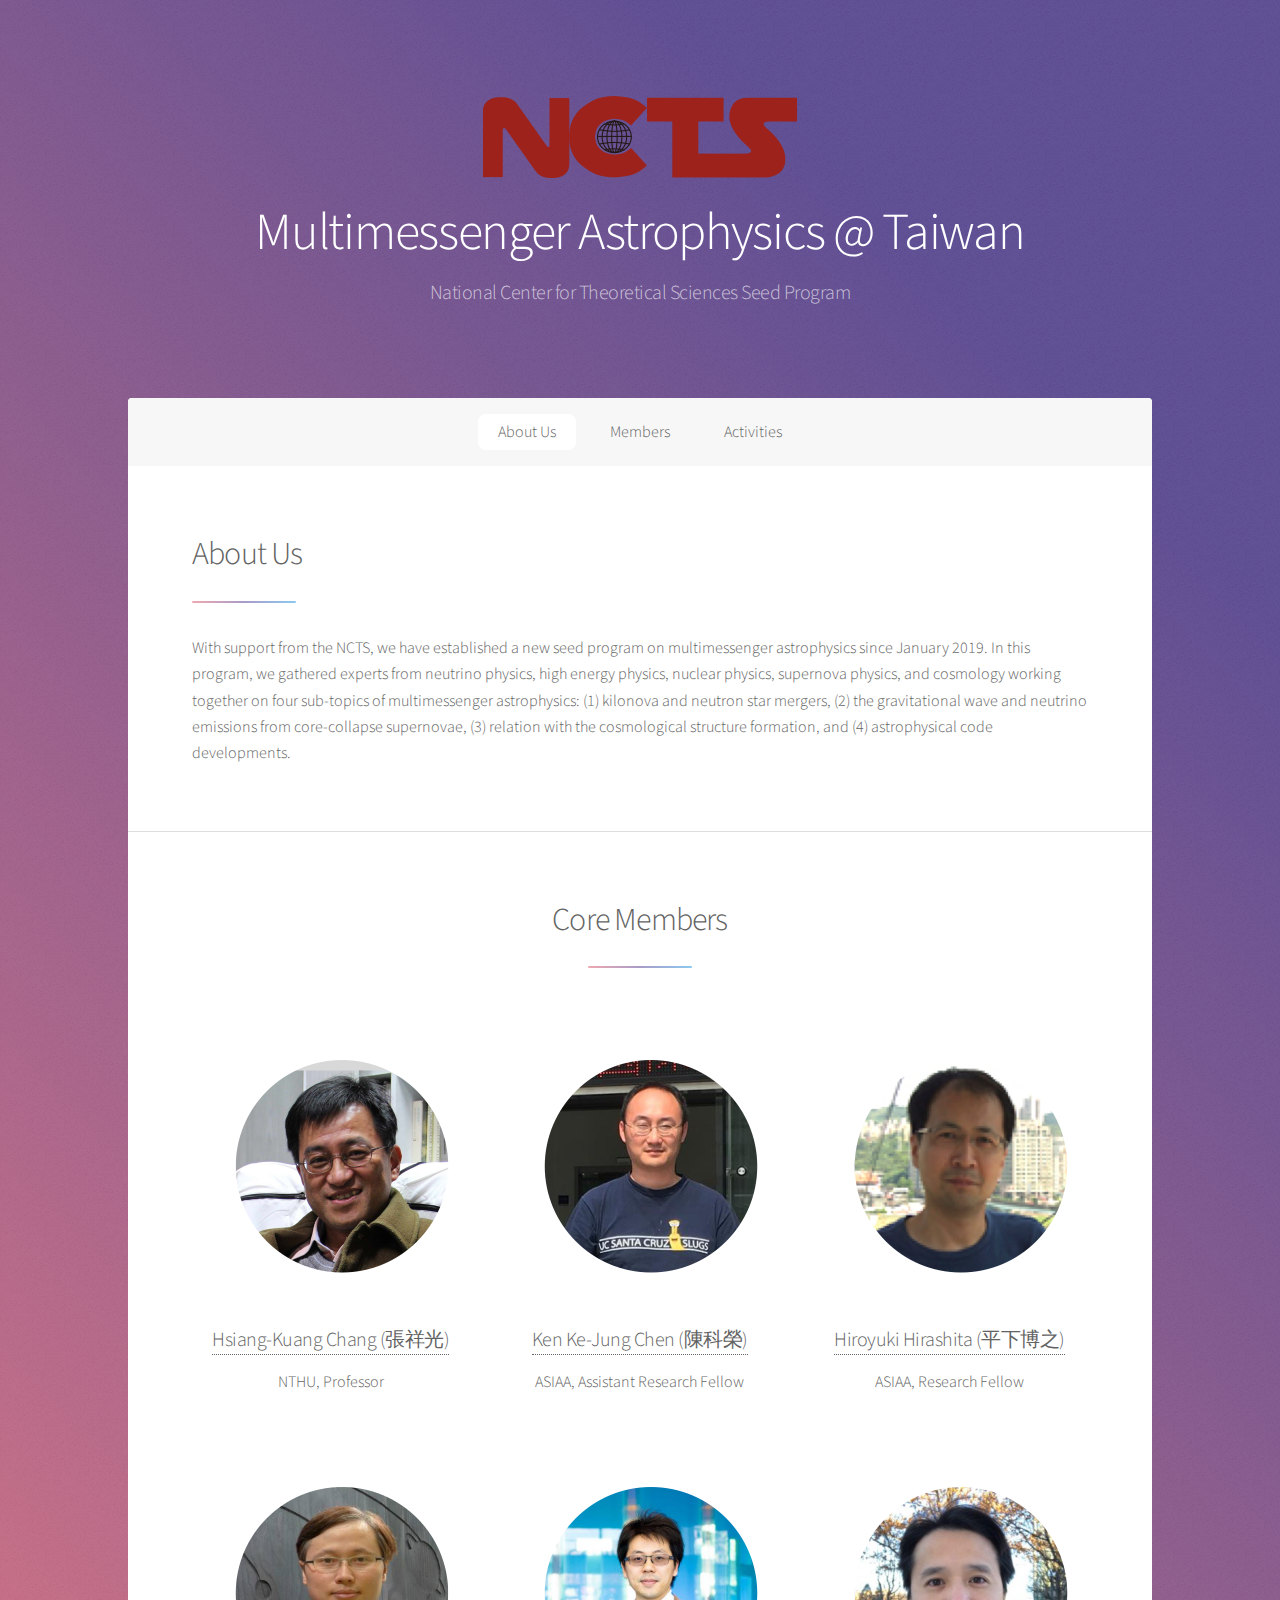
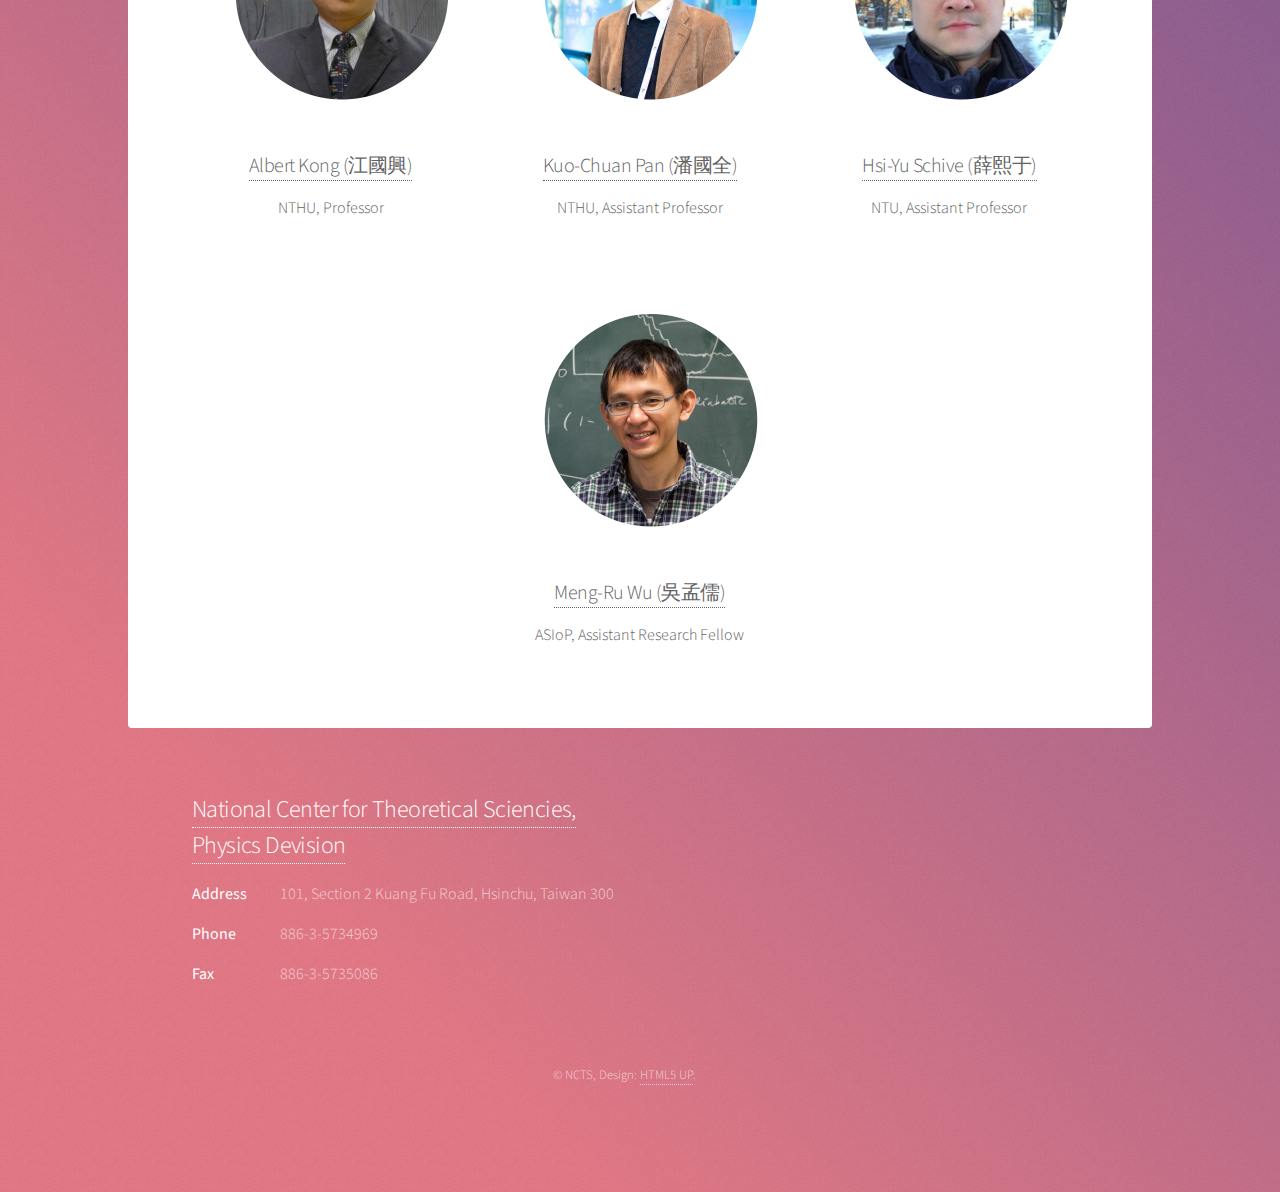
<file: index.html>
<!DOCTYPE HTML>
<!--
	Stellar by HTML5 UP
	html5up.net | @ajlkn
	Free for personal and commercial use under the CCA 3.0 license (html5up.net/license)

    Modified by Kuo-Chuan Pan @ NTHU

-->
<html>
	<head>
		<title>Multimessenger Astrophysics</title>
		<meta charset="utf-8" />
        <link rel="fav icon" href="./images/pan_favicon.ico" type="image/x-icon"/>
        <link rel="apple-touch-icon" href="./images/pan-iphone-194.png"/>
		<meta name="viewport" content="width=device-width, initial-scale=1, user-scalable=no" />
		<link rel="stylesheet" href="assets/css/main.css" />
		<noscript><link rel="stylesheet" href="assets/css/noscript.css" /></noscript>
	</head>
	<body class="is-preload">

<!--
              .__   __  .__                                                                 
  _____  __ __|  |_/  |_|__| _____   ____   ______ ______ ____   ____    ____   ___________ 
 /     \|  |  \  |\   __\  |/     \_/ __ \ /  ___//  ___// __ \ /    \  / ___\_/ __ \_  __ \
|  Y Y  \  |  /  |_|  | |  |  Y Y  \  ___/ \___ \ \___ \\  ___/|   |  \/ /_/  >  ___/|  | \/
|__|_|  /____/|____/__| |__|__|_|  /\___  >____  >____  >\___  >___|  /\___  / \___  >__|   
      \/                         \/     \/     \/     \/     \/     \//_____/      \/       
                 __                       .__                 .__                           
_____    _______/  |________  ____ ______ |  |__ ___.__. _____|__| ____   ______            
\__  \  /  ___/\   __\_  __ \/  _ \\____ \|  |  <   |  |/  ___/  |/ ___\ /  ___/            
 / __ \_\___ \  |  |  |  | \(  <_> )  |_> >   Y  \___  |\___ \|  \  \___ \___ \             
(____  /____  > |__|  |__|   \____/|   __/|___|  / ____/____  >__|\___  >____  >            
     \/     \/                     |__|        \/\/         \/        \/     \/     


2018.12.20 Kuo-Chuan Pan
-->


		<!-- Wrapper -->
			<div id="wrapper">

				<!-- Header -->
					<header id="header" class="alt">
                        <span class="logo"><a href="http://phys.cts.nthu.edu.tw/main.php"><img src="images/logo.png" alt="" /></a></span>
						<h1>Multimessenger Astrophysics @ Taiwan</h1>
                        <p>National Center for Theoretical Sciences Seed Program </p>
					</header>

				<!-- Nav -->
					<nav id="nav">
						<ul>
                            <li><a href="#intro" class="active">About Us</a></li>
							<li><a href="#members">Members</a></li>
                            <!--<li><a href="#research">Research</a></li>-->
							<li><a href="activities.html#act">Activities</a></li>
						</ul>
					</nav>

				<!-- Main -->
					<div id="main">

						<!-- Introduction -->
							<section id="intro" class="main">
								<div class="spotlight">
									<div class="content">
										<header class="major">
											<h2>About Us</h2>
										</header>
                                        <p>With support from the NCTS, we have established a new seed program on multimessenger astrophysics since January 2019. In this program, we gathered experts from neutrino physics, high energy physics, nuclear physics, supernova physics, and cosmology working together on four sub-topics of multimessenger astrophysics: (1) kilonova and neutron star mergers, (2) the gravitational wave and neutrino emissions from core-collapse supernovae, (3) relation with the cosmological structure formation, and (4) astrophysical code developments.</p>

                                        <!--
										<ul class="actions">
											<li><a href="generic.html" class="button">Learn More</a></li>
                                        </ul> -->
									</div>
                                    <!--<span class="image"><img src="images/pic01.jpg" alt="" /></span> -->
								</div>
							</section>
						<!-- First Section -->
							<section id="members" class="main special">
								<header class="major">
									<h2>Core Members</h2>
								</header>
								<ul class="features">
									<li>
                                        <img src="images/member_chang.png" alt="" width="300" />
                                        <h3><a href="http://www.phys.nthu.edu.tw/~hkchang/">Hsiang-Kuang Chang (張祥光)</a></h3>
										<p>NTHU, Professor</p>
									</li>
									<li>
                                        <img src="images/member_chen.png" alt="" width="300" />
                                        <h3><a href="https://sites.google.com/site/chenken1229/home">Ken Ke-Jung Chen (陳科榮)</a></h3>
										<p>ASIAA, Assistant Research Fellow</p>
									</li>
									<li>
                                        <img src="images/member_hirashita.png" alt="" width="300" />
                                        <h3><a href="http://idv.sinica.edu.tw/hirashita/">Hiroyuki Hirashita (平下博之)</a></h3>
										<p>ASIAA, Research Fellow</p>
									</li>
									<li>
                                        <img src="images/member_kong.png" alt="" width="300" />
                                        <h3><a href="http://www.astr.nthu.edu.tw/files/14-1276-35225,r2556-1.php?Lang=zh-tw">Albert Kong (江國興)</a></h3>
										<p>NTHU, Professor</p>
									</li>
									<li>
                                        <img src="images/member_pan.png" alt="" width="300" />
                                        <h3><a href="https://kuochuanpan.github.io">Kuo-Chuan Pan (潘國全)</a></h3>
										<p>NTHU, Assistant Professor</p>
									</li>
									<li>
                                        <img src="images/member_schive.png" alt="" width="300" />
                                        <h3><a href="https://www.phys.ntu.edu.tw/member/main1.aspx?mem_id=12205">Hsi-Yu Schive (薛熙于)</a></h3>
										<p>NTU, Assistant Professor</p>
									</li>
									<li>
                                        <img src="images/member_wu.png" alt="" width="300" />
                                        <h3><a href="https://sites.google.com/site/mrwup2snnu/">Meng-Ru Wu (吳孟儒)</a></h3>
										<p>ASIoP, Assistant Research Fellow</p>
									</li>
								</ul>
							</section>

						<!-- Second Section -->
                        <!--
							<section id="research" class="main special">
								<header class="major">
									<h2>Research</h2>

                                    <p>Under construction... </p>
									<p>Donec imperdiet consequat consequat. Suspendisse feugiat congue<br />
									posuere. Nulla massa urna, fermentum eget quam aliquet.</p>
								</header>
								<ul class="statistics">
									<li class="style1">
										<span class="icon fa-code-fork"></span>
										<strong>5,120</strong> Etiam
									</li>
									<li class="style2">
										<span class="icon fa-folder-open-o"></span>
										<strong>8,192</strong> Magna
									</li>
									<li class="style3">
										<span class="icon fa-signal"></span>
										<strong>2,048</strong> Tempus
									</li>
									<li class="style4">
										<span class="icon fa-laptop"></span>
										<strong>4,096</strong> Aliquam
									</li>
									<li class="style5">
										<span class="icon fa-diamond"></span>
										<strong>1,024</strong> Nullam
									</li>

                                </ul>

                                    <p class="content">
                                    <h3><strong>Kilonovae and Neutron Star Mergers</strong></h3>

                                    <p><span class="image left"><img src="images/img_ccsn_3d.png" alt="" /></span> 
                                    XXXXX<br>
                                    <br>
                                    <br>
                                    <br>
                                    <br>
                                    <br>
                                    <br>
                                    <br>
                                    <br>
                                    <br>
                                    </p>

                                    <hr />

                                    <p class="content">
                                    <h3><strong>Gravitational Wave and Neutrino Signals from Core-Collapse Supernovae</strong></h3>

                                    <p><span class="image right"><img src="images/img_ccsn_3d.png" alt="" /></span> 
                                    Massive stars in the range of 8 - 140 solar mass undergo core collapse at the very end of 
                                    their stellar evolution, producing among the most energetic explosions in the Universe, 
                                    naming core-collapse supernovae (CCSNe). CCSNe are also the birthplaces of neutron stars, 
                                    stellar-mass black holes, and heavy elements. Traditional electromagnetism (EM) 
                                    wave observations of CCSNe could only detect emission after shock breakout which is about 
                                    a day after core bonus. The physics at core bounce can be only tested by future gravitational 
                                    wave (GW) and neutrino observations since the stellar envelope is transparent for GW and neutrinos. 
                                    <p><span class="image left"><img src="images/img_gw.png" alt="" /></span> 
                                    We investigate the CCSN explosion mechanism and predict GW and neutrino signals via self-consistent 
                                    multi-dimensional neutrino radiation-hydrodynamics simulations. 
                                    We will also examine the role neutrino flavor oscillations in supernova environment, 
                                    including the shock revival and heavy element nucleosynthesis. 
                                    Our study will provide theoretical constraints on the neutron star equation of state 
                                    and close the research gap between EM wave observations and supernova physics after core bounce.<br>

                                    <p><dt>Members related to this topic:</dt> 
                                    <dd>Hsiang-Kuang Chang, Ken Chen, Manu George, Albert Kong, Kuo-Chuan Pan, and Meng-Ru Wu</dd></p>

                                    <hr />

                                    <p class="content">
                                    <h3><strong>Cosmological Structure Formation</strong></h3>

                                    <p><span class="image left"><img src="images/img_ccsn_3d.png" alt="" /></span> 
                                    XXXXX<br>
                                    <br>
                                    <br>
                                    <br>
                                    <br>
                                    <br>
                                    <br>
                                    <br>
                                    <br>
                                    <br>

                                    <hr />

                                    <p class="content">
                                    <h3><strong>Astrophysical Code Developments</strong></h3>

                                    <p><span class="image right"><img src="images/img_ccsn_3d.png" alt="" /></span> 
                                    XXXXX<br>
                                    <br>
                                    <br>
                                    <br>
                                    <br>
                                    <br>
                                    <br>
                                    <br>
                                    <br>
                                    <br>
                                    </p>


							</section>
                            -->

					</div>

				<!-- Footer -->
					<footer id="footer">
						<section>
                            <h2><a href="http://phys.cts.nthu.edu.tw/page2/super_pages.php?ID=page207">National Center for Theoretical Sciencies, Physics Devision</a></h2>
							<dl class="alt">
								<dt>Address</dt>
								<dd>101, Section 2 Kuang Fu Road, Hsinchu, Taiwan 300</dd>
								<dt>Phone</dt>
								<dd>886-3-5734969</dd>
								<dt>Fax</dt>
								<dd>886-3-5735086</dd>
							</dl>
                            <!--
							<ul class="icons">
								<li><a href="#" class="icon fa-twitter alt"><span class="label">Twitter</span></a></li>
								<li><a href="#" class="icon fa-facebook alt"><span class="label">Facebook</span></a></li>
								<li><a href="#" class="icon fa-instagram alt"><span class="label">Instagram</span></a></li>
								<li><a href="#" class="icon fa-github alt"><span class="label">GitHub</span></a></li>
								<li><a href="#" class="icon fa-dribbble alt"><span class="label">Dribbble</span></a></li>
							</ul>
                            -->
						</section>
						<p class="copyright">&copy; NCTS, Design: <a href="https://html5up.net">HTML5 UP</a>.</p>
					</footer>

			</div>

		<!-- Scripts -->
			<script src="assets/js/jquery.min.js"></script>
			<script src="assets/js/jquery.scrollex.min.js"></script>
			<script src="assets/js/jquery.scrolly.min.js"></script>
			<script src="assets/js/browser.min.js"></script>
			<script src="assets/js/breakpoints.min.js"></script>
			<script src="assets/js/util.js"></script>
			<script src="assets/js/main.js"></script>

	</body>
</html>
</file>
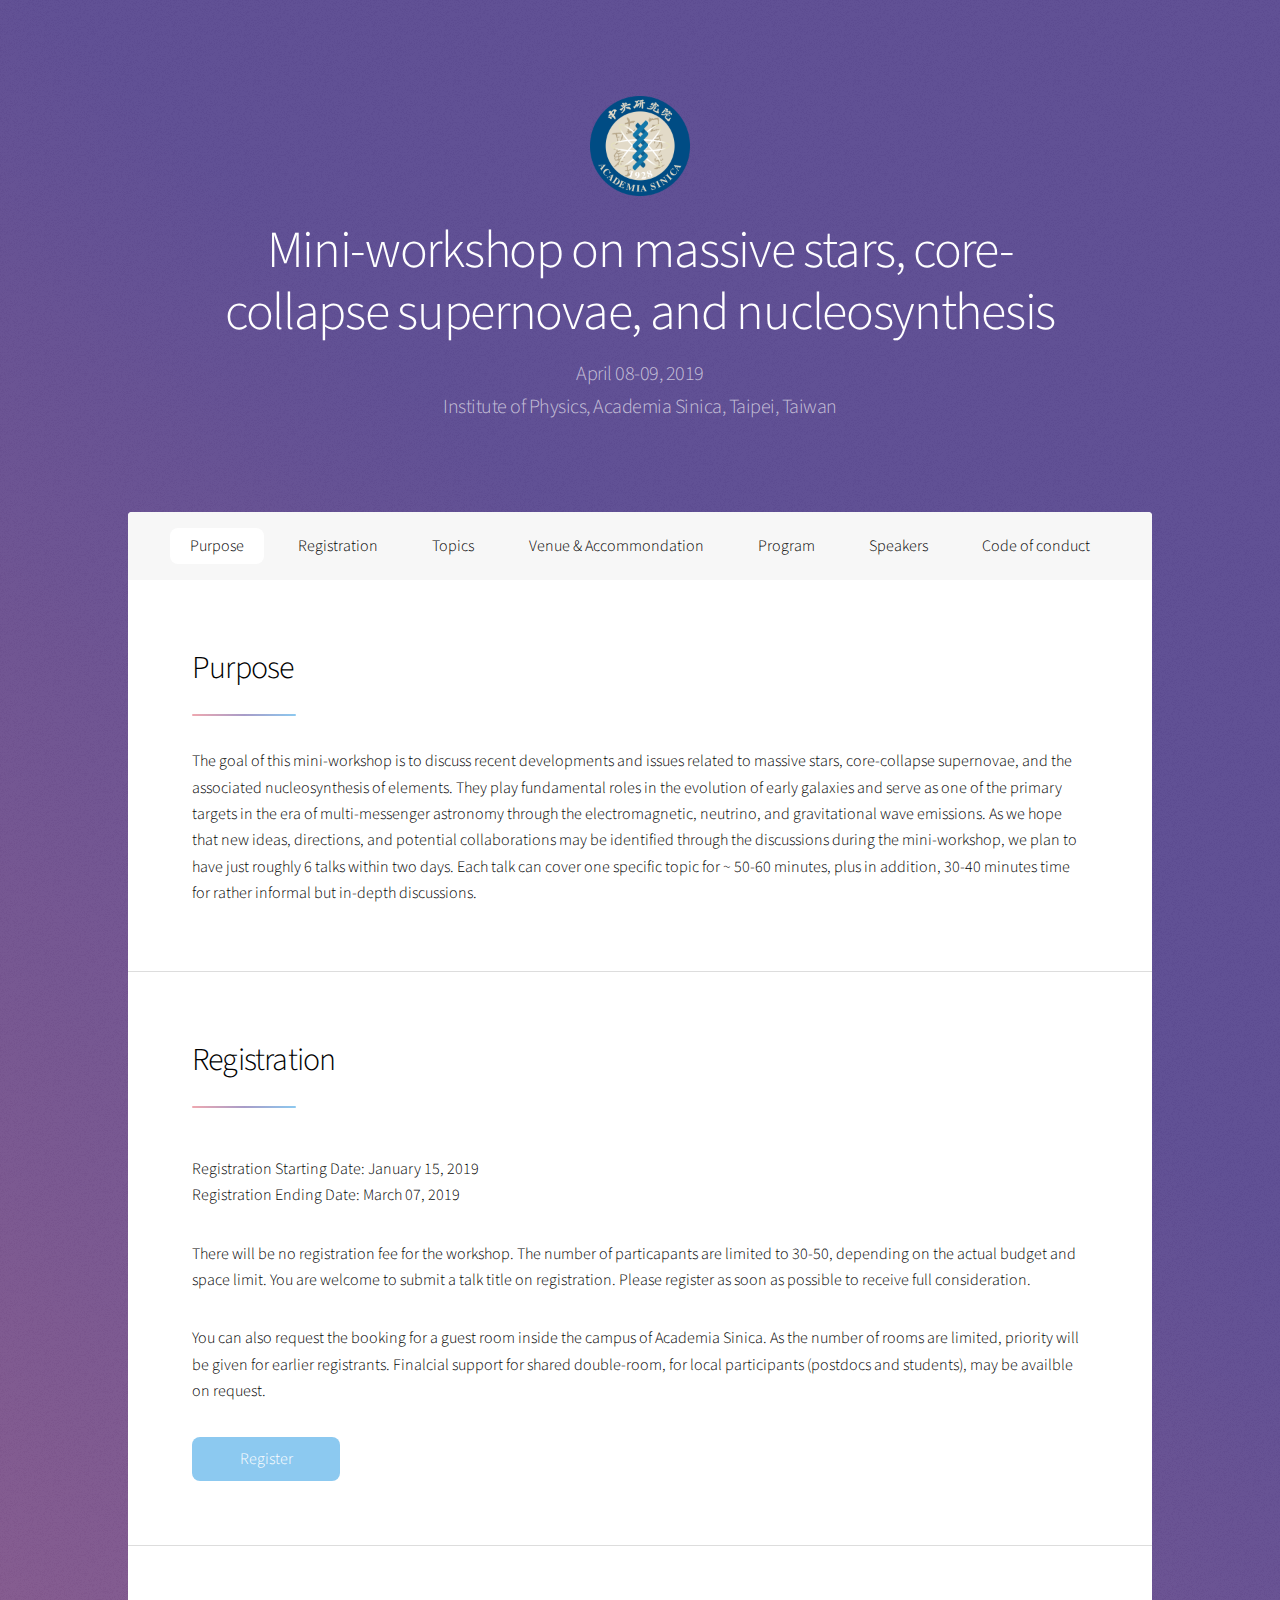
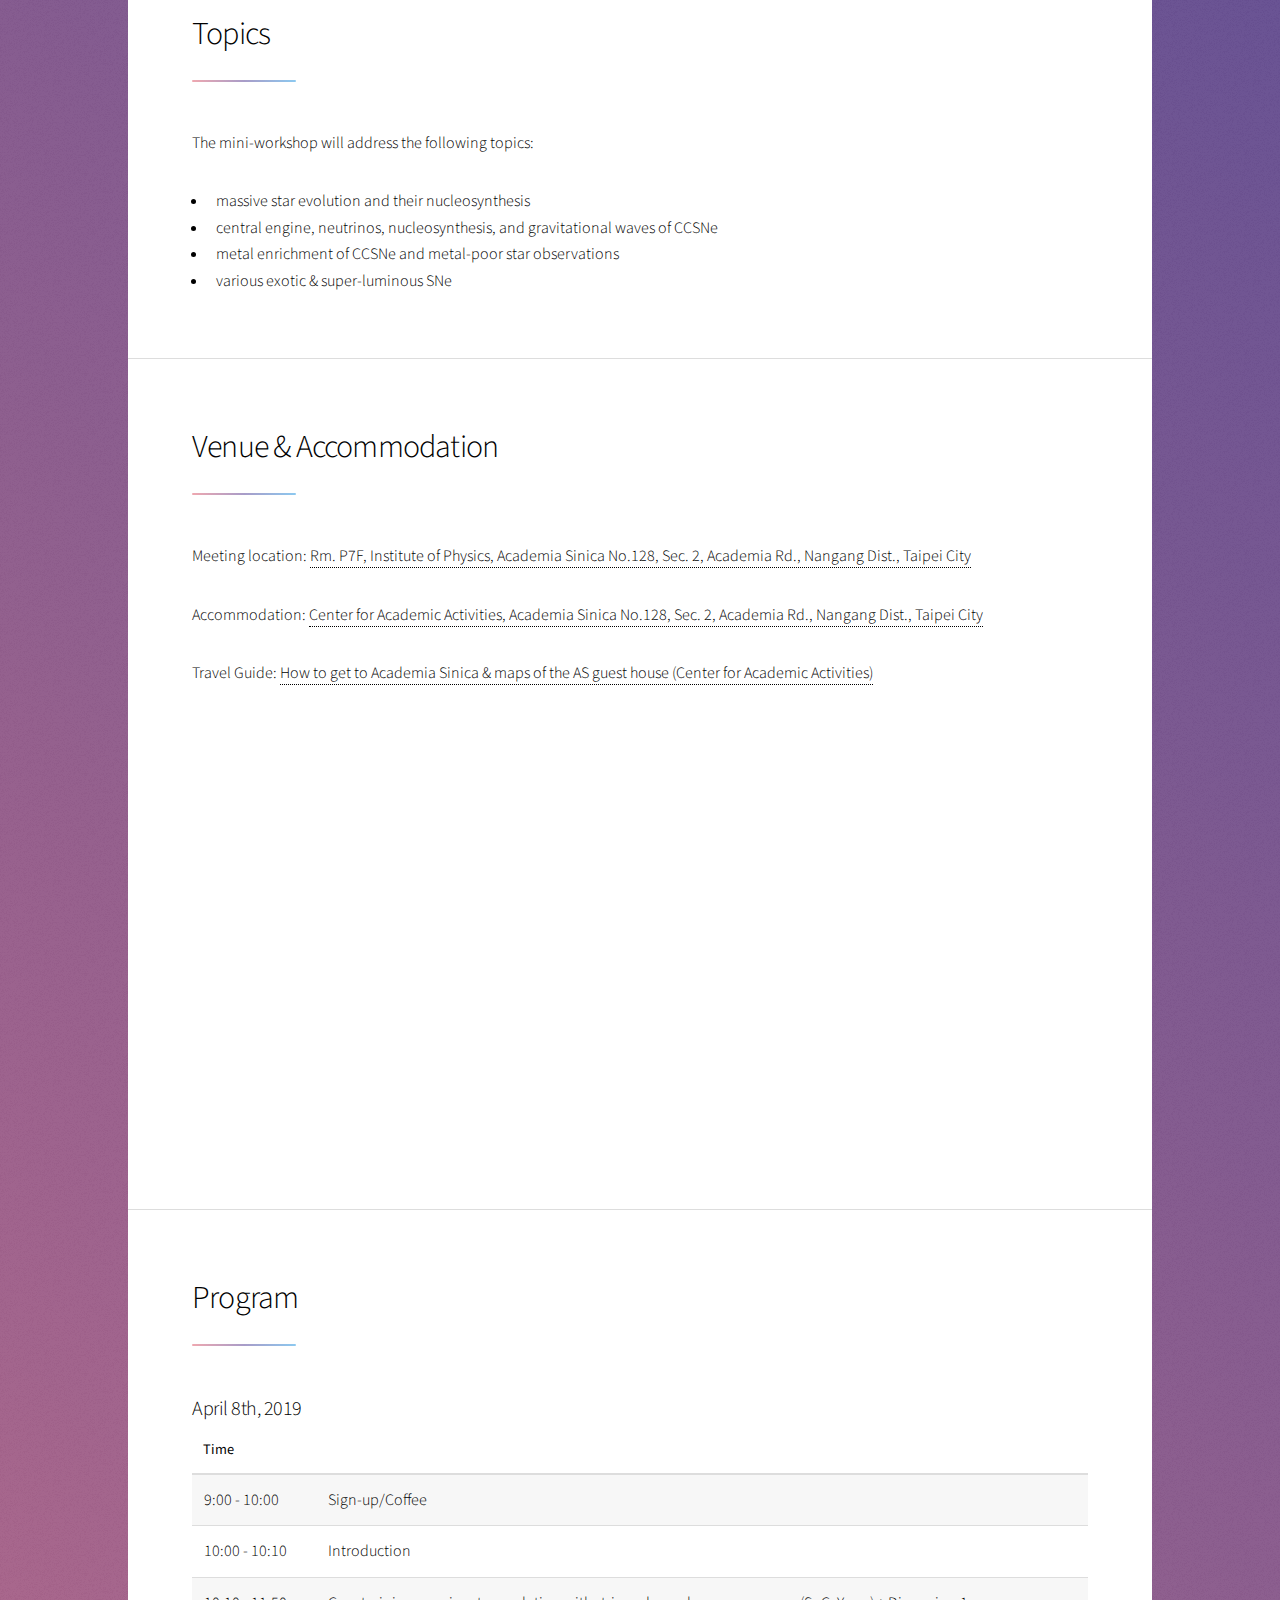
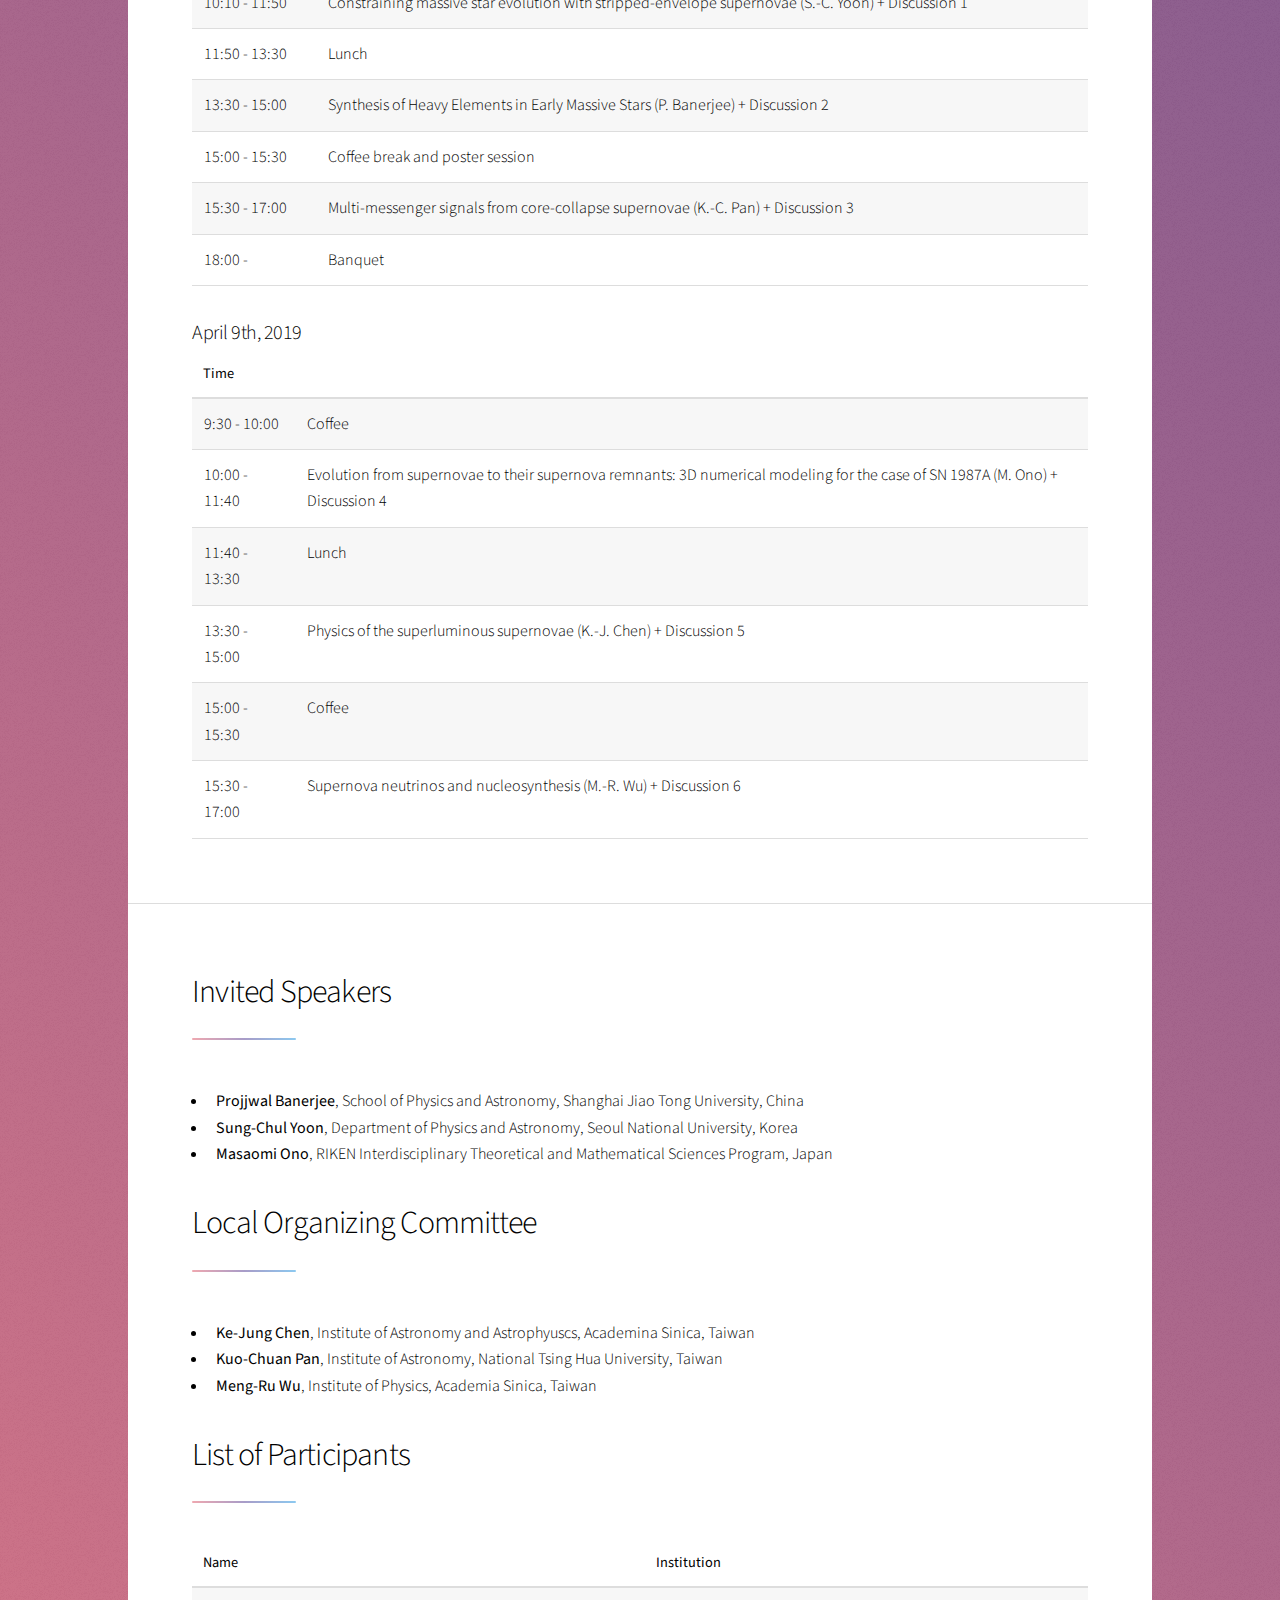
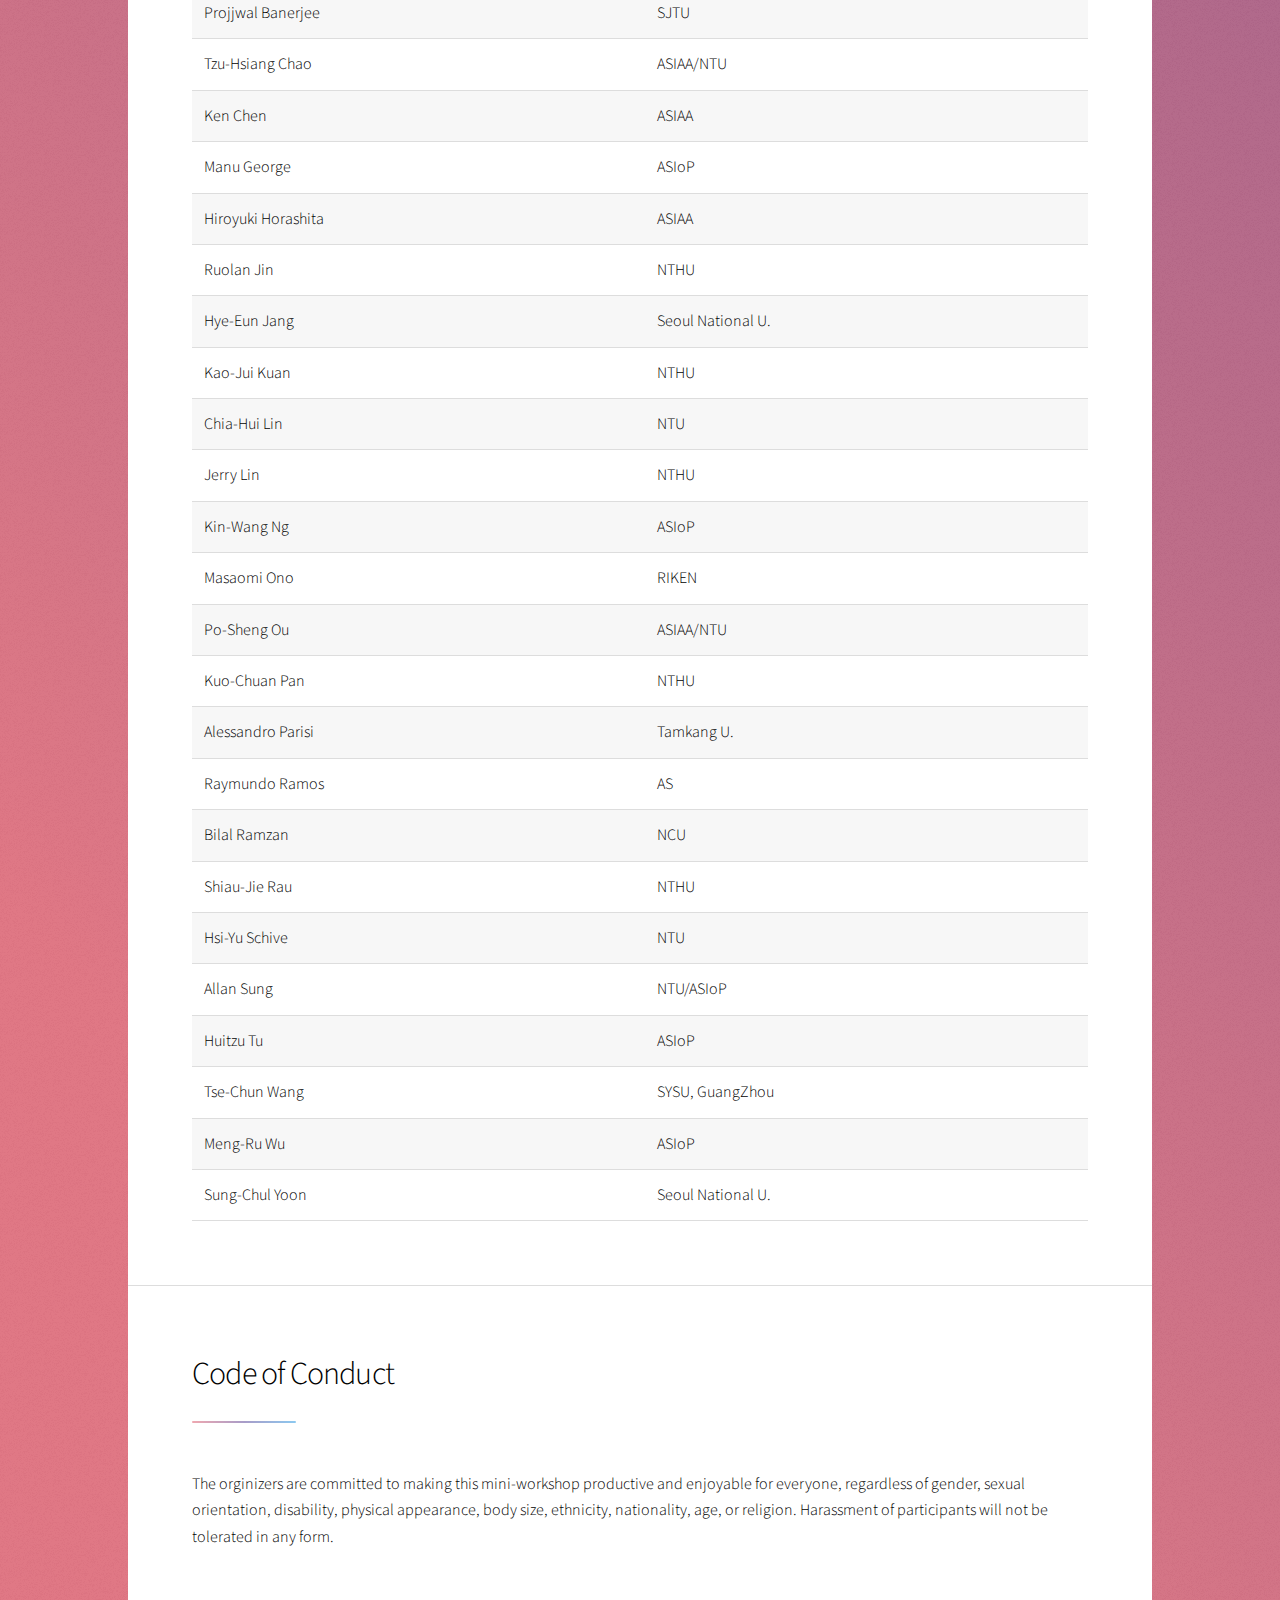
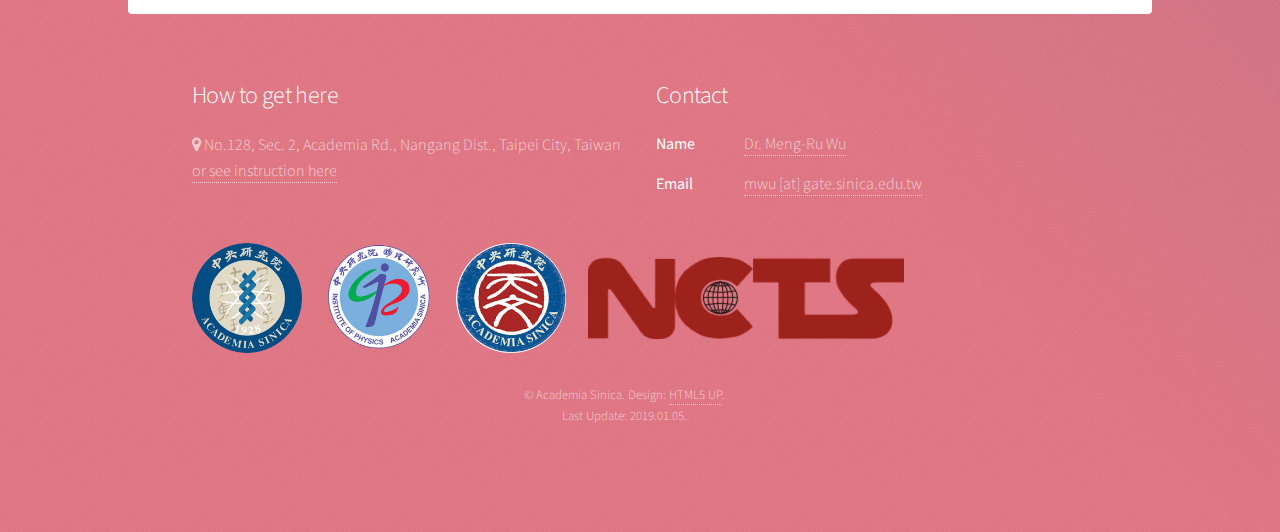
<file: events/201904-miniworkshop/index.html>
<!DOCTYPE HTML>
<!--
	Stellar by HTML5 UP
	html5up.net | @ajlkn
	Free for personal and commercial use under the CCA 3.0 license (html5up.net/license)

    modification: K.-C. Pan 2019.01.05
-->
<html>
	<head>
		<title>Mini-workshop on massive stars, core-collapse supernovae, and nucleosynthesis</title>
		<meta charset="utf-8" />
		<meta name="viewport" content="width=device-width, initial-scale=1, user-scalable=no" />
        <link rel="fav icon" href="./images/favicon.ico" type="image/x-icon"/>
		<link rel="stylesheet" href="assets/css/main.css" />
		<noscript><link rel="stylesheet" href="assets/css/noscript.css" /></noscript>
	</head>
	<body class="is-preload">

		<!-- Wrapper -->
			<div id="wrapper">

				<!-- Header -->
					<header id="header" class="alt">
						<span class="logo"><img src="images/logo_as_t.png" alt="" width="100"/></span>
						<h1>Mini-workshop on massive stars, core-collapse supernovae, and nucleosynthesis</h1>
                        <p>April 08-09, 2019<br> 
                        Institute of Physics, Academia Sinica, Taipei, Taiwan</p>
					</header>

				<!-- Nav -->
					<nav id="nav">
						<ul>
							<li><a href="#purpose" class="active">Purpose</a></li>
							<li><a href="#registration">Registration</a></li>
							<li><a href="#topics">Topics</a></li>
							<li><a href="#venue">Venue & Accommondation</a></li>
							<li><a href="#program">Program</a></li>
							<li><a href="#speakers">Speakers</a></li>
							<li><a href="#code">Code of conduct</a></li>
						</ul>
					</nav>

				<!-- Main -->
					<div id="main">

						<!-- Introduction -->
							<section id="purpose" class="main">
								<div class="spotlight">
									<div class="content">
										<header class="major">
											<h2>Purpose</h2>
										</header>
                                        <p>The goal of this mini-workshop is to discuss recent developments and issues related to massive stars, core-collapse supernovae, and the associated nucleosynthesis of elements. They play fundamental roles in the evolution of early galaxies and serve as one of the primary targets in the era of multi-messenger astronomy through the electromagnetic, neutrino, and gravitational wave emissions. As we hope that new ideas, directions, and potential collaborations may be identified through the discussions during the mini-workshop, we plan to have just roughly 6 talks within two days. Each talk can cover one specific topic for ~ 50-60 minutes, plus in addition, 30-40 minutes time for rather informal but in-depth discussions.</p>

									</div>
								</div>
							</section>

							<section id="registration" class="main">
								<div class="major">
									<div class="content">
										<header class="major">
											<h2>Registration</h2>
										</header>

                                        <p>
                                        Registration Starting Date: January 15, 2019 <br>
                                        Registration Ending Date: March 07, 2019 </p>

                                        <p>
                                        There will be no registration fee for the workshop. 
					The number of particapants are limited to 30-50, depending on the actual budget and space limit. 
					You are welcome to submit a talk title on registration.
                                        Please register as soon as possible to receive full consideration.
					</p>
					
					<p>
					You can also request the booking for a guest room inside the campus of Academia Sinica. 
					As the number of rooms are limited, priority will be given for earlier registrants. 
					Finalcial support for shared double-room, for local participants (postdocs and students), may be availble on request. 
					</p>

										<ul class="actions">
											<li><a href="https://goo.gl/forms/gKqKsfXxyXKtMqPZ2"  target="_blank "class="button primary">Register</a></li>
										</ul>
									</div>
								</div>
							</section>
						<!-- First Section -->
							<section id="topics" class="main">
								<header class="major">
									<h2>Topics</h2>
								</header>
                                <p>The mini-workshop will address the following topics:</p>
                                <ul>
                                    <li> massive star evolution and their nucleosynthesis</li>
                                    <li> central engine, neutrinos, nucleosynthesis, and gravitational waves of CCSNe</li>
                                    <li> metal enrichment of CCSNe and metal-poor star observations</li>
                                    <li> various exotic & super-luminous SNe</li>
                                </ul>

							</section>

						<!-- Second Section -->
							<section id="venue" class="main">
								<header class="major">
									<h2>Venue & Accommodation</h2>
								</header>
                                <p> Meeting location: <a href="https://goo.gl/maps/ppuMkMbnQEy" target="_blank"> 
                                    Rm. P7F, Institute of Physics, Academia Sinica
                                    No.128, Sec. 2, Academia Rd., Nangang Dist., Taipei City</a></p>
                                <p> Accommodation:
				    <a href="https://goo.gl/maps/2U2f4iTz31x" target="_blank"> 
                                    Center for Academic Activities, Academia Sinica
                                    No.128, Sec. 2, Academia Rd., Nangang Dist., Taipei City</a></p>
			        <p> Travel Guide: <a href="https://www.phys.sinica.edu.tw/~heptheory/Guide/HETG_Visitor_Transportation_Guide.pdf" target="_blank">How to get to Academia Sinica & maps of the AS guest house (Center for Academic Activities)</a></p>
                                <iframe src="https://www.google.com/maps/embed?pb=!1m14!1m8!1m3!1d3614.7874680015516!2d121.6144665!3d25.0412857!3m2!1i1024!2i768!4f13.1!3m3!1m2!1s0x3442ab45f159c80d%3A0xd3a1e127dcc3a03a!2z5Lit5aSu56CU56m26Zmi54mp55CG56CU56m25omA!5e0!3m2!1szh-TW!2stw!4v1546675653659" width="600" height="450" frameborder="0" style="border:0" allowfullscreen></iframe>
							</section>

							<section id="program" class="main">
								<header class="major">
									<h2>Program</h2>
								</header>
			<!--	<p>Below is a tentative schedule of the workshop. The final program will be released after the registration deadline.</p> --!>
                                <h3>April 8th, 2019</h3>
                                <div class="table-wrapper">
                                    <table>
                                        <thead>
                                            <tr>
                                                <th>Time</th>
                                                <th> </th>
                                            </tr>
                                        </thead>
                                        <tbody>
                                            <tr>
                                                <td>9:00 - 10:00</td>
                                                <td>Sign-up/Coffee</td>
                                            </tr>
                                            <tr>
                                                <td>10:00 - 10:10</td>
                                                <td>Introduction</td>
                                            </tr>
                                            <tr>
                                                <td>10:10 - 11:50</td>
                                                <td>Constraining massive star evolution with stripped-envelope supernovae (S.-C. Yoon) + Discussion 1</td>
                                            </tr>
                                            <tr>
                                                <td>11:50 - 13:30</td>
                                                <td>Lunch</td>
                                            </tr>
                                            <tr>
                                                <td>13:30 - 15:00</td>
                                                <td>Synthesis of Heavy Elements in Early Massive Stars (P. Banerjee) + Discussion 2</td>
                                            </tr>
                                            <tr>
                                                <td>15:00 - 15:30</td>
                                                <td>Coffee break and poster session</td>
                                            </tr>
                                            <tr>
                                                <td>15:30 - 17:00</td>
                                                <td>Multi-messenger signals from core-collapse supernovae (K.-C. Pan) + Discussion 3</td>
                                            </tr>
                                            <tr>
                                                <td>18:00 - </td>
                                                <td>Banquet</td>
                                            </tr>
                                        </tbody>
                                    </table>
                                </div>

                                <h3>April 9th, 2019</h3>
                                <div class="table-wrapper">
                                    <table>
                                        <thead>
                                            <tr>
                                                <th>Time</th>
                                                <th> </th>
                                            </tr>
                                        </thead>
                                        <tbody>
                                            <tr>
                                                <td>9:30 - 10:00</td>
                                                <td>Coffee</td>
                                            </tr>
                                            <tr>
                                                <td>10:00 - 11:40</td>
                                                <td>Evolution from supernovae to their supernova remnants: 3D numerical 
modeling for the case of SN 1987A (M. Ono) + Discussion 4</td>
                                            </tr>
                                            <tr>
                                                <td>11:40 - 13:30</td>
                                                <td>Lunch</td>
                                            </tr>
                                            <tr>
                                                <td>13:30 - 15:00</td>
                                                <td>Physics of the superluminous supernovae (K.-J. Chen) + Discussion 5</td>
                                            </tr>
                                            <tr>
                                                <td>15:00 - 15:30</td>
                                                <td>Coffee</td>
                                            </tr>
                                            <tr>
                                                <td>15:30 - 17:00</td>
                                                <td>Supernova neutrinos and nucleosynthesis (M.-R. Wu) + Discussion 6</td>
                                            </tr>
                                        </tbody>
                                    </table>
                                </div>

							</section>

							<section id="speakers" class="main">
								<header class="major">
									<h2>Invited Speakers</h2>
								</header>
                                <ul>
                                    <li><strong>Projjwal Banerjee</strong>, School of Physics and Astronomy, Shanghai Jiao Tong University, China</li>
                                    <li><strong>Sung-Chul Yoon</strong>, Department of Physics and Astronomy, Seoul National University, Korea</li>
                                    <li><strong>Masaomi Ono</strong>, RIKEN Interdisciplinary Theoretical and Mathematical Sciences Program, Japan</li>
                                </ul>

								<header class="major">
                                    <h2>Local Organizing Committee</h2>
								</header>
                                <ul>
                                    <li><strong>Ke-Jung Chen</strong>, Institute of Astronomy and Astrophyuscs, Academina Sinica, Taiwan</li>
                                    <li><strong>Kuo-Chuan Pan</strong>, Institute of Astronomy, National Tsing Hua University, Taiwan</li>
                                    <li><strong>Meng-Ru Wu</strong>, Institute of Physics, Academia Sinica, Taiwan  </li>
                                </ul>
								<header class="major">
                                    <h2>List of Participants</h2>
								</header>

                                <div class="table-wrapper">
                                    <table>
                                        <thead>
                                            <tr>
                                                <th>Name</th>
                                                <th>Institution</th>
                                            </tr>
                                        </thead>
                                        <tbody>
                                            <tr>
                                                <td>Projjwal Banerjee</td>
                                                <td>SJTU</td>
                                            </tr>
                                            <tr>
                                                <td>Tzu-Hsiang Chao </td>
                                                <td>ASIAA/NTU</td>
                                            </tr>
                                            <tr>
                                                <td>Ken Chen</td>
                                                <td>ASIAA</td>
                                            </tr>
                                            <tr>
                                                <td>Manu George</td>
                                                <td>ASIoP</td>
                                            </tr>
                                            <tr>
                                                <td>Hiroyuki Horashita</td>
                                                <td>ASIAA </td>
                                            </tr>
                                            <tr>
                                                <td>Ruolan Jin</td>
                                                <td>NTHU</td>
                                            </tr>
                                            <tr>
                                                <td>Hye-Eun Jang </td>
                                                <td>Seoul National U.</td>
                                            </tr>
                                            <tr>
                                                <td>Kao-Jui Kuan</td>
                                                <td>NTHU</td>
                                            </tr>
                                            <tr>
                                                <td>Chia-Hui Lin</td>
                                                <td>NTU</td>
                                            </tr>
                                            <tr>
                                                <td>Jerry Lin</td>
                                                <td>NTHU</td>
                                            </tr>
                                            <tr>
                                                <td>Kin-Wang Ng</td>
                                                <td>ASIoP</td>
                                            </tr>
                                            <tr>
                                                <td>Masaomi Ono</td>
                                                <td>RIKEN</td>
                                            </tr>
                                            <tr>
                                                <td>Po-Sheng Ou</td>
                                                <td>ASIAA/NTU</td>
                                            </tr>
                                            <tr>
                                                <td>Kuo-Chuan Pan </td>
                                                <td>NTHU</td>
                                            </tr>
                                            <tr>
                                                <td>Alessandro Parisi</td>
                                                <td>Tamkang U.</td>
                                            </tr>
                                            <tr>
                                                <td>Raymundo Ramos</td>
                                                <td>AS</td>
                                            </tr>
                                            <tr>
                                                <td>Bilal Ramzan</td>
                                                <td>NCU</td>
                                            </tr>
                                            <tr>
                                                <td>Shiau-Jie Rau</td>
                                                <td>NTHU </td>
                                            </tr>
                                            <tr>
                                                <td>Hsi-Yu Schive</td>
                                                <td>NTU </td>
                                            </tr>
                                            <tr>
                                                <td>Allan Sung</td>
                                                <td>NTU/ASIoP</td>
                                            </tr>
                                            <tr>
                                                <td>Huitzu Tu</td>
                                                <td>ASIoP</td>
                                            </tr>
                                            <tr>
                                                <td>Tse-Chun Wang</td>
                                                <td>SYSU, GuangZhou</td>
                                            </tr>
                                            <tr>
                                                <td>Meng-Ru Wu</td>
                                                <td>ASIoP</td>
                                            </tr>
                                            <tr>
                                                <td>Sung-Chul Yoon </td>
                                                <td>Seoul National U.</td>
                                            </tr>

                                        </tbody>
                                    </table>
                                </div>

							</section>

							<section id="code" class="main">
								<header class="major">
									<h2>Code of Conduct</h2>
								</header>

                                <p>
                                The orginizers are committed to making this mini-workshop productive and enjoyable for everyone, regardless of gender, sexual orientation, disability, physical appearance, body size, ethnicity, nationality, age, or religion. Harassment of participants will not be tolerated in any form. 
                                </p>

							</section>
					</div>

				<!-- Footer -->
					<footer id="footer">
						<section>
							<h2>How to get here</h2>
                            <dd><a href="https://goo.gl/maps/ppuMkMbnQEy" class="icon fa-map-marker"> No.128, Sec. 2, Academia Rd., Nangang Dist., Taipei City, Taiwan</a></dd>
                            <dd><a href="https://www.sinica.edu.tw/en/articles/37" target="_blank">or see instruction here</a></dd>
						</section>
						<section>
							<h2>Contact</h2>
							<dl class="alt">
								<dt>Name</dt>
                                <dd><a href="http://www.phys.sinica.edu.tw/directory_en.php?directory=11&id_key=143" target="_blank">Dr. Meng-Ru Wu</a></dd>
								<dt>Email</dt>
								<dd><a href="mailto:mwu [at] gate.sinica.edu.tw">mwu [at] gate.sinica.edu.tw</a></dd>
							</dl>
						</section>
                        <a href="" class="image center"><img src="images/support.png" alt="" height="110"/></a>
                        <p class="copyright">&copy; Academia Sinica. Design: <a href="https://html5up.net">HTML5 UP</a>.
                        <br>Last Update: 2019.01.05.</p>
					</footer>

			</div>

		<!-- Scripts -->
			<script src="assets/js/jquery.min.js"></script>
			<script src="assets/js/jquery.scrollex.min.js"></script>
			<script src="assets/js/jquery.scrolly.min.js"></script>
			<script src="assets/js/browser.min.js"></script>
			<script src="assets/js/breakpoints.min.js"></script>
			<script src="assets/js/util.js"></script>
			<script src="assets/js/main.js"></script>

	</body>
</html>
</file>
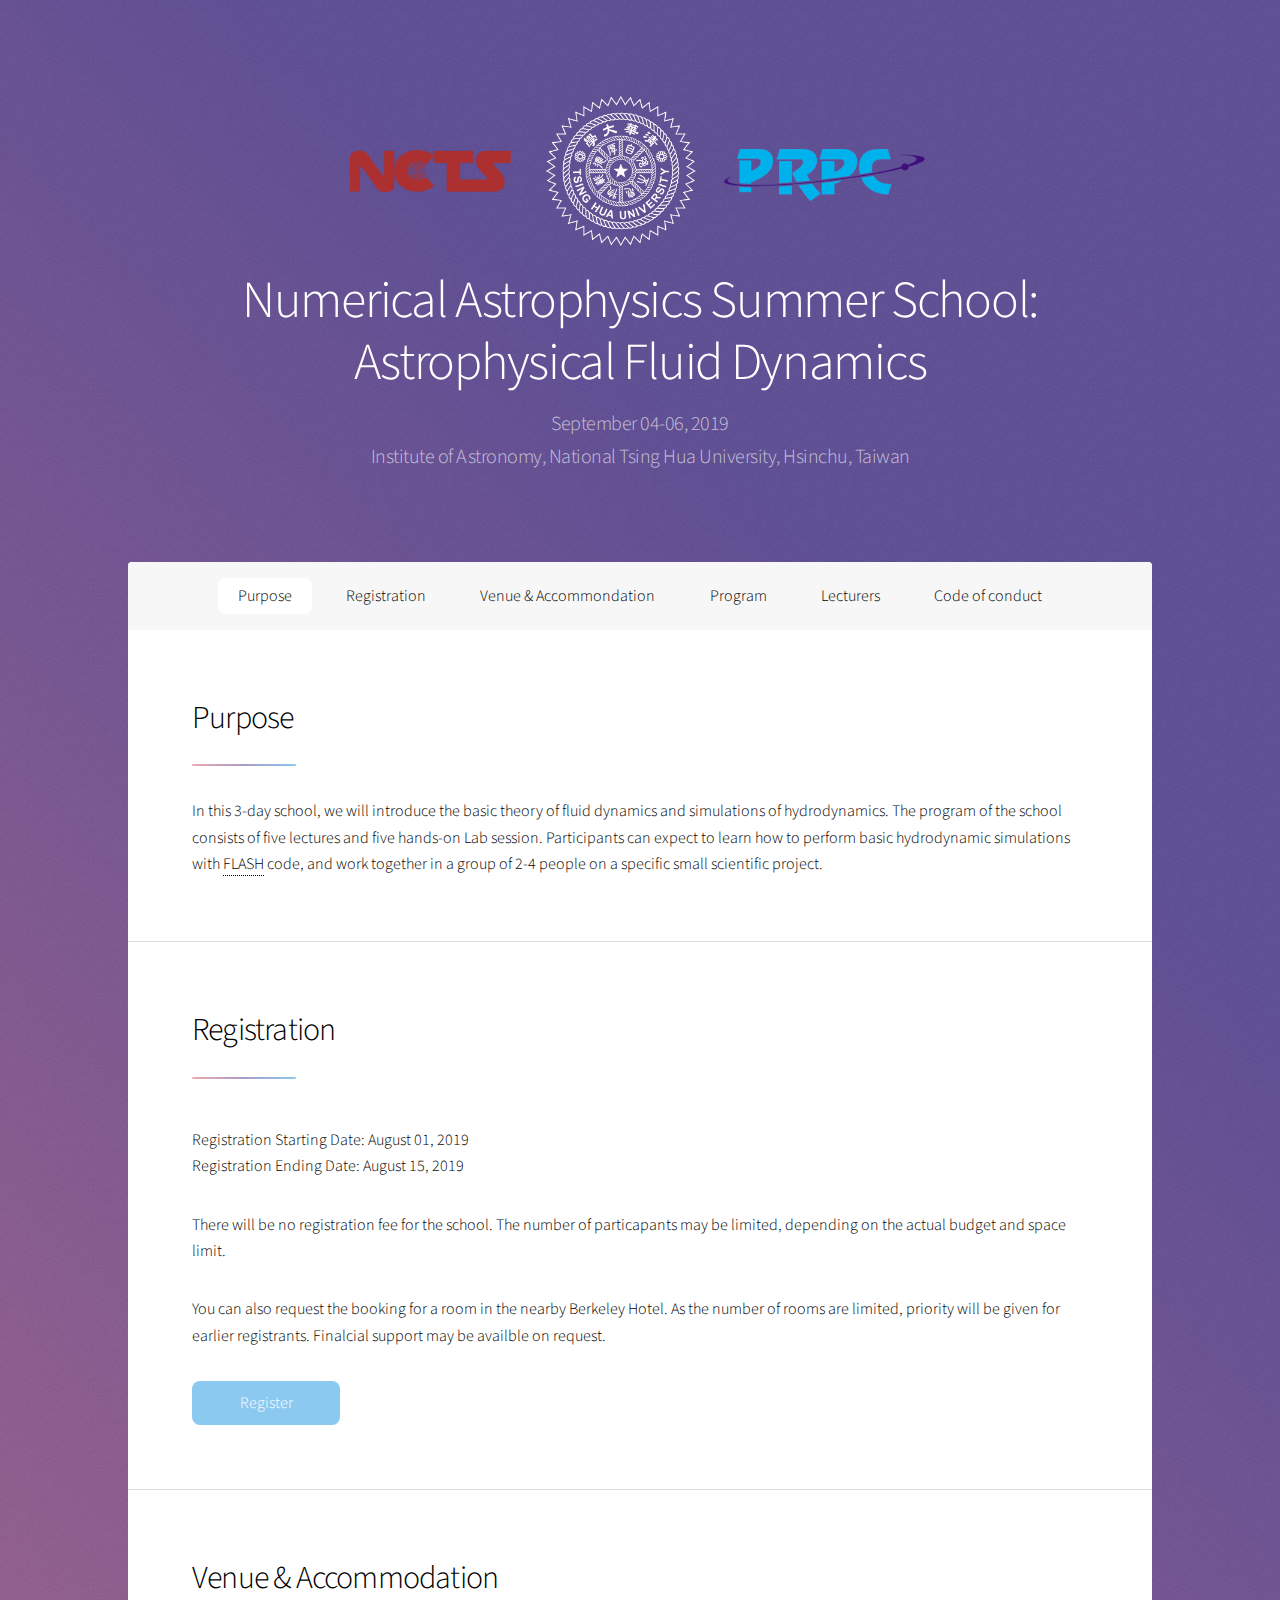
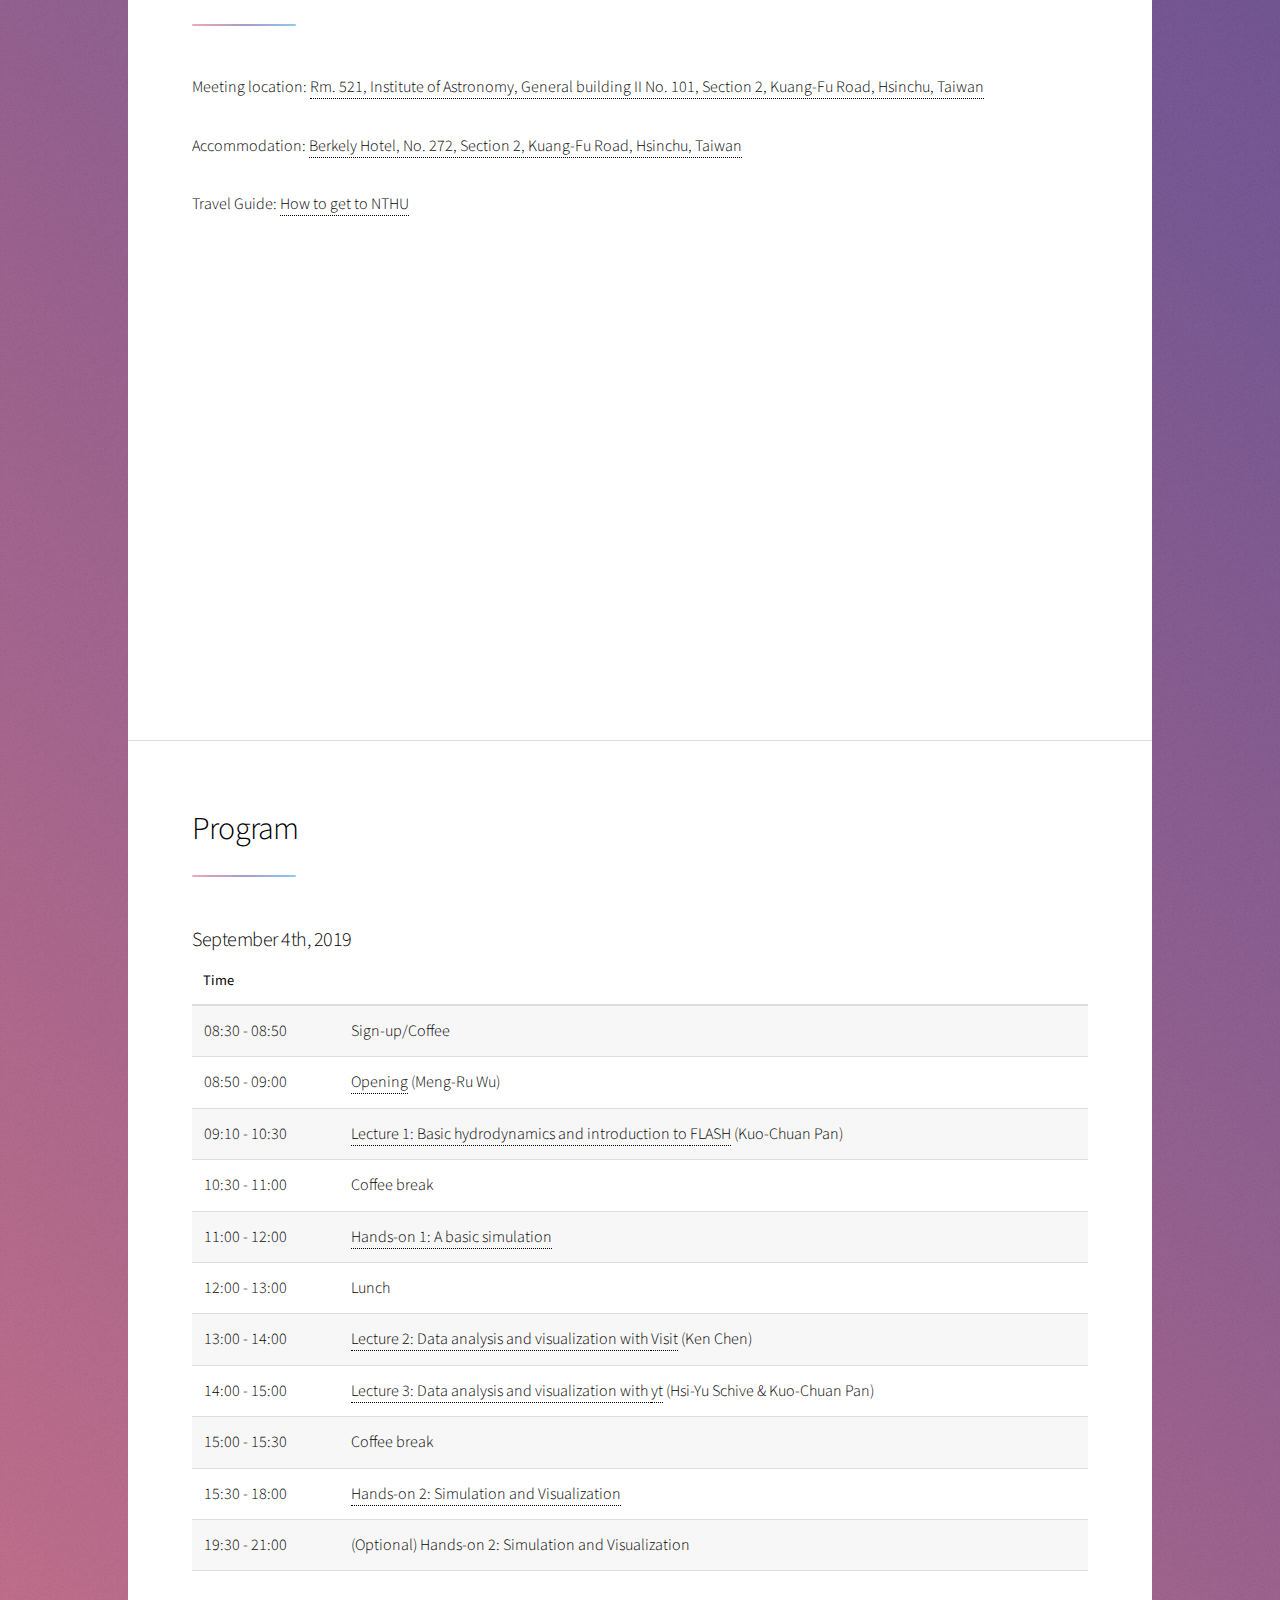
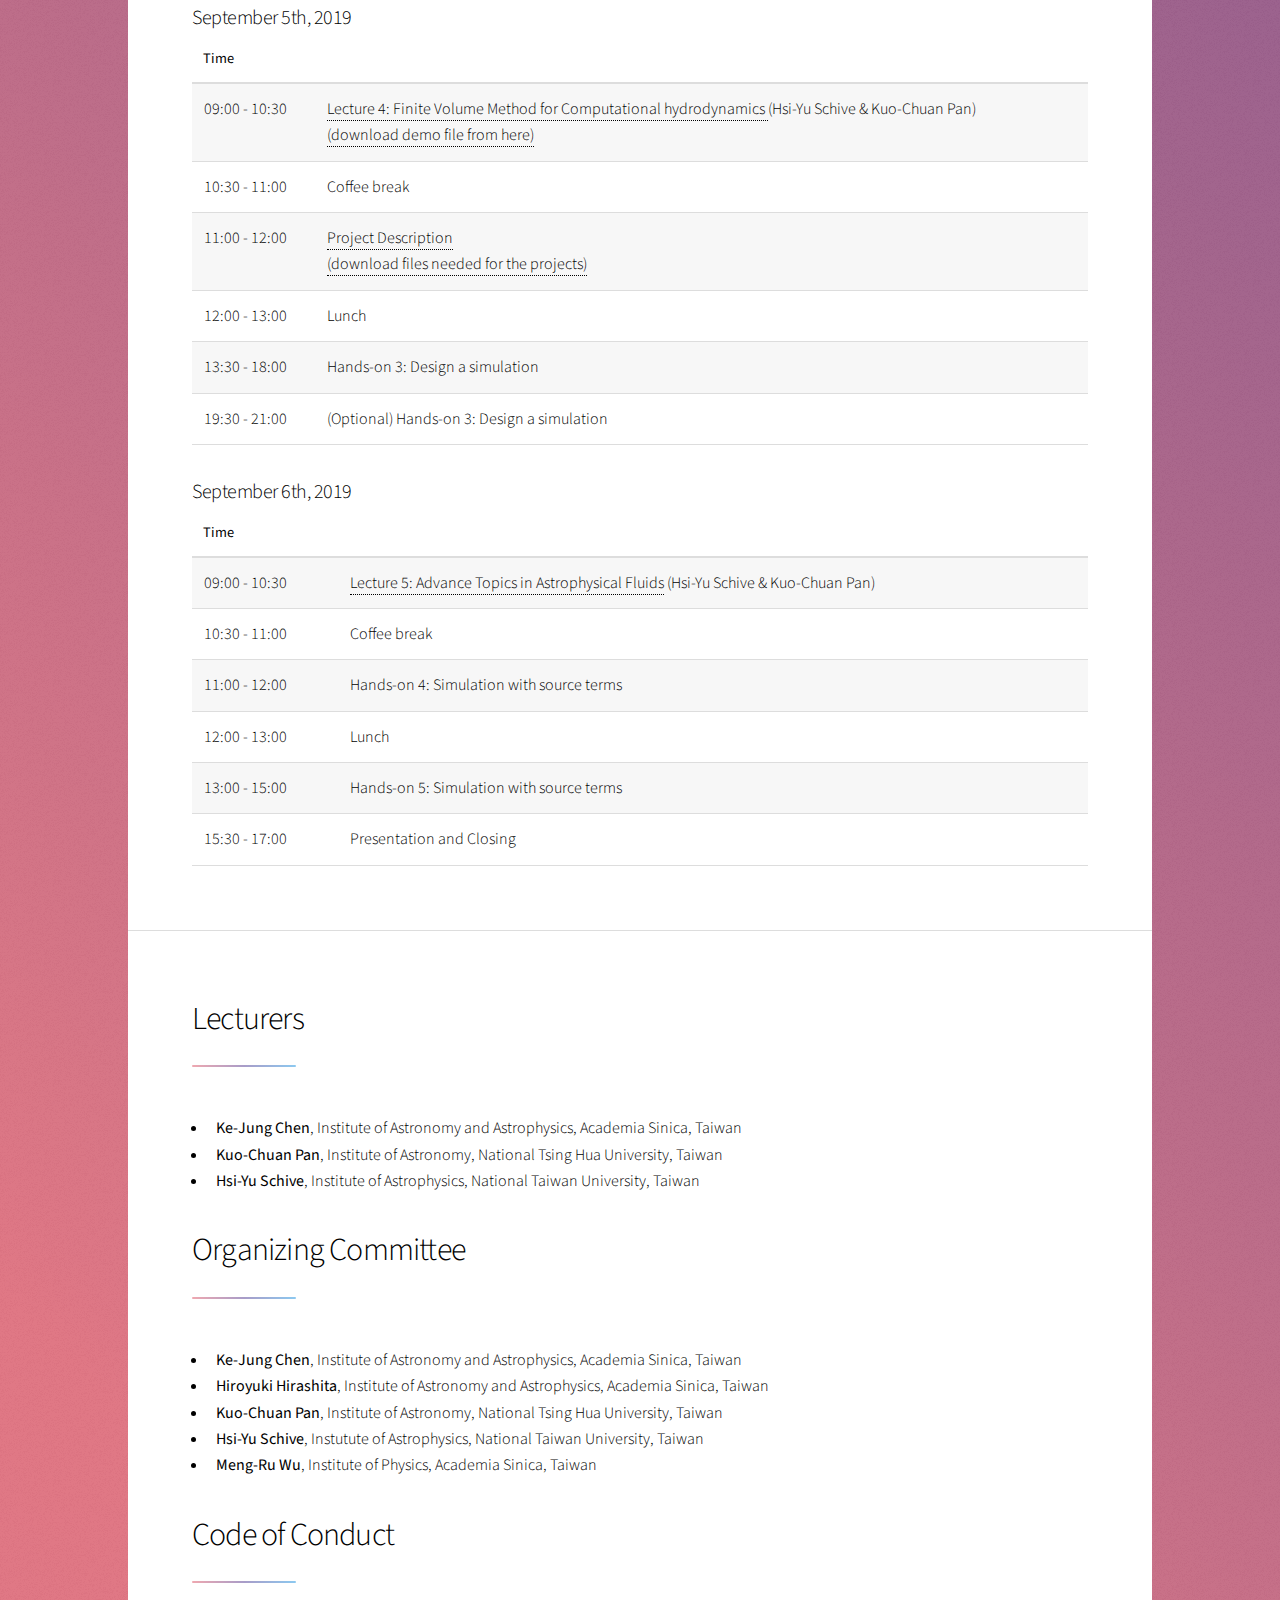
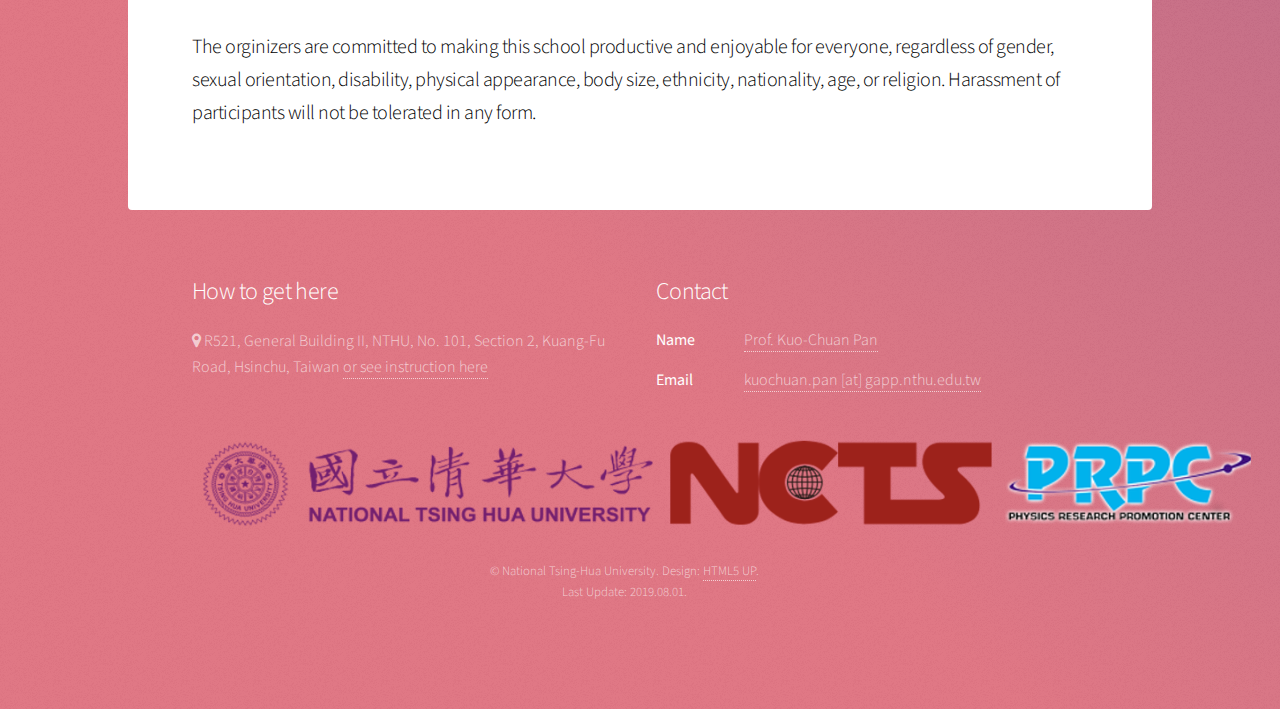
<file: events/201909-naschool/index.html>
<!DOCTYPE HTML>
<!--
	Stellar by HTML5 UP
	html5up.net | @ajlkn
	Free for personal and commercial use under the CCA 3.0 license (html5up.net/license)

    modification: K.-C. Pan 2019.01.05
    modification: K.-C. Pan 2019.07.30
-->
<html>
	<head>
		<title>Numerical Astrophysics Summer School: Astrophysical Fluid Dynamics</title>
		<meta charset="utf-8" />
		<meta name="viewport" content="width=device-width, initial-scale=1, user-scalable=no" />
        <link rel="fav icon" href="./images/favicon.ico" type="image/x-icon"/>
		<link rel="stylesheet" href="assets/css/main.css" />
		<noscript><link rel="stylesheet" href="assets/css/noscript.css" /></noscript>
	</head>
	<body class="is-preload">

		<!-- Wrapper -->
			<div id="wrapper">

				<!-- Header -->
					<header id="header" class="alt">
						<span class="logo"><img src="images/logo_nthu_ncts_prpc.png" alt="" height="150"/></span>
						<h1>Numerical Astrophysics Summer School: Astrophysical Fluid Dynamics</h1>
                        <p>September 04-06, 2019<br> 
                        Institute of Astronomy, National Tsing Hua University, Hsinchu, Taiwan</p>
					</header>

				<!-- Nav -->
					<nav id="nav">
						<ul>
							<li><a href="#purpose" class="active">Purpose</a></li>
							<li><a href="#registration">Registration</a></li>
					<!--		<li><a href="#topics">Topics</a></li> --!>
							<li><a href="#venue">Venue & Accommondation</a></li>
							<li><a href="#program">Program</a></li>
							<li><a href="#lecturers">Lecturers</a></li>
							<li><a href="#code">Code of conduct</a></li>
						</ul>
					</nav>

				<!-- Main -->
					<div id="main">

						<!-- Introduction -->
							<section id="purpose" class="main">
								<div class="spotlight">
									<div class="content">
										<header class="major">
											<h2>Purpose</h2>
										</header>
										<p>In this 3-day school, we will introduce the basic theory of fluid dynamics and simulations of hydrodynamics. The program of the school consists of five lectures and five hands-on Lab session. Participants can expect to learn how to perform basic hydrodynamic simulations with <a href="https://flash.uchicago.edu" target="_blank">FLASH</a> code, and work together in a group of 2-4 people on a specific small scientific project.</p>

									</div>
								</div>
							</section>

							<section id="registration" class="main">
								<div class="major">
									<div class="content">
										<header class="major">
											<h2>Registration</h2>
										</header>

                                        <p>
                                        Registration Starting Date: August 01, 2019 <br>
                                        Registration Ending Date: August 15, 2019 </p>

                                        <p>
                                        There will be no registration fee for the school. 
					The number of particapants may be limited, depending on the actual budget and space limit. 
					</p>
					
					<p>
					You can also request the booking for a room in the nearby Berkeley Hotel. 
					As the number of rooms are limited, priority will be given for earlier registrants. 
					Finalcial support may be availble on request. 
					</p>

										<ul class="actions">
											<li><a href="https://forms.gle/HMsbnTEbtb1u3sGU8"  target="_blank "class="button primary">Register</a></li>
										</ul>
									</div>
								</div>
							</section>

							<section id="venue" class="main">
								<header class="major">
									<h2>Venue & Accommodation</h2>
								</header>
                                <p> Meeting location: <a href="https://goo.gl/maps/YUc4TjpSyVLuuBJW8" target="_blank"> 
                                    Rm. 521, Institute of Astronomy, General building II
                                    No. 101, Section 2, Kuang-Fu Road, Hsinchu, Taiwan</a></p>
                                <p> Accommodation:
				    <a href="https://goo.gl/maps/aZwYbp6UAKz6Lixt7" target="_blank"> 
                                    
                                    Berkely Hotel,
                                    No. 272, Section 2, Kuang-Fu Road, Hsinchu, Taiwan</a></p>
			        <p> Travel Guide: <a href="http://www.astr.nthu.edu.tw/files/11-1276-14572.php?Lang=en" target="_blank">How to get to NTHU</a></p>
                                <iframe src="https://www.google.com/maps/embed?pb=!1m18!1m12!1m3!1d1811.0153116604092!2d120.99205125807921!3d24.794404896021287!2m3!1f0!2f0!3f0!3m2!1i1024!2i768!4f13.1!3m3!1m2!1s0x346837933761d951%3A0x3c9bfd820d72e071!2sGeneral+Building+II!5e0!3m2!1sen!2stw!4v1564625290927!5m2!1sen!2stw" width="600" height="450" frameborder="0" style="border:0" allowfullscreen></iframe>
							</section>

							<section id="program" class="main">
								<header class="major">
									<h2>Program</h2>
								</header>
			<!--	<p>Below is a tentative schedule of the workshop. The final program will be released after the registration deadline.</p> --!>
                                <h3>September 4th, 2019</h3>
                                <div class="table-wrapper">
                                    <table>
                                        <thead>
                                            <tr>
                                                <th>Time</th>
                                                <th> </th>
                                            </tr>
                                        </thead>
                                        <tbody>
                                            <tr>
                                                <td>08:30 - 08:50</td>
                                                <td>Sign-up/Coffee</td>
                                            </tr>
                                            <tr>
                                                <td>08:50 - 09:00</td>
                                                <td><a href="./slides/190904_intro.pdf" target="_blank">Opening</a> (Meng-Ru Wu)</td>
                                            </tr>
                                            <tr>
                                                <td>09:10 - 10:30</td>
						<td><a href="./slides/Lecture_hydrodynamics_FLASH.pdf" target="_blank"> Lecture 1: Basic hydrodynamics and introduction to </a> <a href="https://flash.uchicago.edu" target="_blank">FLASH</a> (Kuo-Chuan Pan)</td>
                                            </tr>
                                            <tr>
                                                <td>10:30 - 11:00</td>
                                                <td>Coffee break</td>
                                            </tr>
                                            <tr>
                                                <td>11:00 - 12:00</td>
                                                <td><a href="./slides/Lecture_hydrodynamics_Lab1.pdf" target="_blank"> Hands-on 1: A basic simulation</a></td>
                                            </tr>
                                            <tr>
                                                <td>12:00 - 13:00</td>
                                                <td>Lunch</td>
                                            </tr>
                                            <tr>
                                                <td>13:00 - 14:00</td>
						<td><a href="./slides/AFD_school_ken_pdf.pdf" target="_blank"> Lecture 2: Data analysis and visualization with </a> <a href="https://wci.llnl.gov/simulation/computer-codes/visit/" target="_blank">Visit</a> (Ken Chen)</td>
                                            </tr>
                                            <tr>
                                                <td>14:00 - 15:00</td>
						<td><a href="./slides/Lecture_hydrodynamics_yt_AddIntro.pdf" target="_blank">Lecture 3: Data analysis and visualization with </a><a href="https://yt-project.org" target="_blank">yt</a> (Hsi-Yu Schive & Kuo-Chuan Pan)</td>
                                            </tr>
                                            <tr>
                                                <td>15:00 - 15:30</td>
                                                <td>Coffee break</td>
                                            </tr>
                                            <tr>
                                                <td>15:30 - 18:00</td>
                                                <td><a href="./slides/Lecture_hydrodynamics_Lab2.pdf" target="_blank">Hands-on 2: Simulation and Visualization</a></td>
                                            </tr>
                                            <tr>
                                                <td>19:30 - 21:00</td>
                                                <td>(Optional) Hands-on 2: Simulation and Visualization</td>
                                            </tr>
                                        </tbody>
                                    </table>
                                </div>

                                <h3>September 5th, 2019</h3>
                                <div class="table-wrapper">
                                    <table>
                                        <thead>
                                            <tr>
                                                <th>Time</th>
                                                <th> </th>
                                            </tr>
                                        </thead>
                                        <tbody>
                                            <tr>
                                                <td>09:00 - 10:30</td>
                                                <td><a href="./slides/lecture4.pdf" target="_blank">Lecture 4: Finite Volume Method for Computational hydrodynamics </a> (Hsi-Yu Schive & Kuo-Chuan Pan) 
<br><a href="./slides/lec4-demo.tgz" target="_blank"> (download demo file from here) </a>
</td>
                                            </tr>
                                            <tr>
                                                <td>10:30 - 11:00</td>
                                                <td>Coffee break</td>
                                            </tr>
                                            <tr>
                                                <td>11:00 - 12:00</td>
                                                <td><a href="./slides/projects.pdf" target="_blank">Project Description </a>
<br><a href="./slides/projects.zip" target="_blank"> (download files needed for the projects) </a></td>
                                            </tr>
                                            <tr>
                                                <td>12:00 - 13:00</td>
                                                <td>Lunch</td>
                                            </tr>
                                            <tr>
                                                <td>13:30 - 18:00</td>
                                                <td>Hands-on 3: Design a simulation</td>
                                            </tr>
                                            <tr>
                                                <td>19:30 - 21:00</td>
                                                <td>(Optional) Hands-on 3: Design a simulation</td>
                                            </tr>
                                        </tbody>
                                    </table>
                                </div>

                                <h3>September 6th, 2019</h3>
                                <div class="table-wrapper">
                                    <table>
                                        <thead>
                                            <tr>
                                                <th>Time</th>
                                                <th> </th>
                                            </tr>
                                        </thead>
                                        <tbody>
                                            <tr>
                                                <td>09:00 - 10:30</td>
                                                <td><a href="./slides/lec5-Advance-Topics-in-Astrophysical-Fluids.pdf" target="_blank">Lecture 5: Advance Topics in Astrophysical Fluids</a> (Hsi-Yu Schive & Kuo-Chuan Pan)</td>
                                            </tr>
                                            <tr>
                                                <td>10:30 - 11:00</td>
                                                <td>Coffee break</td>
                                            </tr>
                                            <tr>
                                                <td>11:00 - 12:00</td>
                                                <td>Hands-on 4: Simulation with source terms</td>
                                                </tr>
                                            <tr>
                                                <td>12:00 - 13:00</td>
                                                <td>Lunch</td>
                                            </tr>
                                            <tr>
                                                <td>13:00 - 15:00</td>
                                                <td>Hands-on 5: Simulation with source terms</td>
                                            </tr>
                                            <tr>
                                                <td>15:30 - 17:00</td>
                                                <td>Presentation and Closing</td>
                                            </tr>
                                        </tbody>
                                    </table>
                                </div>

							</section>

							<section id="lecturers" class="main">
								<header class="major">
									<h2>Lecturers</h2>
								</header>
                                <ul>
                                    <li><strong>Ke-Jung Chen</strong>, Institute of Astronomy and Astrophysics, Academia Sinica, Taiwan</li>
                                    <li><strong>Kuo-Chuan Pan</strong>, Institute of Astronomy, National Tsing Hua University, Taiwan</li>
                                    <li><strong>Hsi-Yu Schive</strong>, Institute of Astrophysics, National Taiwan University, Taiwan</li>
                                </ul>

								<header class="major">
                                    <h2>Organizing Committee</h2>
								</header>
                                <ul>
                                    <li><strong>Ke-Jung Chen</strong>, Institute of Astronomy and Astrophysics, Academia Sinica, Taiwan</li>
                                    <li><strong>Hiroyuki Hirashita</strong>, Institute of Astronomy and Astrophysics, Academia Sinica, Taiwan</li>
                                    <li><strong>Kuo-Chuan Pan</strong>, Institute of Astronomy, National Tsing Hua University, Taiwan</li>
                                    <li><strong>Hsi-Yu Schive</strong>, Instutute of Astrophysics, National Taiwan University, Taiwan</li>
                                    <li><strong>Meng-Ru Wu</strong>, Institute of Physics, Academia Sinica, Taiwan  </li>
                                </ul>
								<header class="major">
<!--                                    <h2>List of Participants</h2>
								</header>

                                <div class="table-wrapper">
                                    <table>
                                        <thead>
                                            <tr>
                                                <th>Name</th>
                                                <th>Institution</th>
                                            </tr>
                                        </thead>
                                        <tbody>
                                            <tr>
                                                <td>Tzu-Hsiang Chao </td>
                                                <td>ASIAA/NTU</td>
                                            </tr>
                                            <tr>
                                                <td>Ken Chen</td>
                                                <td>ASIAA</td>
                                            </tr>
                                            <tr>
                                                <td>Manu George</td>
                                                <td>ASIoP</td>
                                            </tr>
                                            <tr>
                                                <td>Hiroyuki Horashita</td>
                                                <td>ASIAA </td>
                                            </tr>
                                            <tr>
                                                <td>Ruolan Jin</td>
                                                <td>NTHU</td>
                                            </tr>
                                            <tr>
                                                <td>Kao-Jui Kuan</td>
                                                <td>NTHU</td>
                                            </tr>
                                            <tr>
                                                <td>Chia-Hui Lin</td>
                                                <td>NTU</td>
                                            </tr>
                                            <tr>
                                                <td>Jerry Lin</td>
                                                <td>NTHU</td>
                                            </tr>
                                            <tr>
                                                <td>Po-Sheng Ou</td>
                                                <td>ASIAA/NTU</td>
                                            </tr>
                                            <tr>
                                                <td>Kuo-Chuan Pan </td>
                                                <td>NTHU</td>
                                            </tr>
                                            <tr>
                                                <td>Alessandro Parisi</td>
                                                <td>Tamkang U.</td>
                                            </tr>
                                            <tr>
                                                <td>Bilal Ramzan</td>
                                                <td>NCU</td>
                                            </tr>
                                            <tr>
                                                <td>Shiau-Jie Rau</td>
                                                <td>NTHU </td>
                                            </tr>
                                            <tr>
                                                <td>Hsi-Yu Schive</td>
                                                <td>NTU </td>
                                            </tr>
                                            <tr>
                                                <td>Allan Sung</td>
                                                <td>NTU/ASIoP</td>
                                            </tr>
                                            <tr>
                                                <td>Meng-Ru Wu</td>
                                                <td>ASIoP</td>
                                            </tr>

                                        </tbody>
                                    </table>
                                </div>

							</section>
--!>
							<section id="code" class="main">
								<header class="major">
									<h2>Code of Conduct</h2>
								</header>

                                <p>
                                The orginizers are committed to making this school productive and enjoyable for everyone, regardless of gender, sexual orientation, disability, physical appearance, body size, ethnicity, nationality, age, or religion. Harassment of participants will not be tolerated in any form. 
                                </p>

							</section>
					</div>

				<!-- Footer -->
					<footer id="footer">
						<section>
							<h2>How to get here</h2>
                            <dd><a href="https://goo.gl/maps/YUc4TjpSyVLuuBJW8" class="icon fa-map-marker"> R521, General Building II, NTHU, No. 101, Section 2, Kuang-Fu Road, Hsinchu, Taiwan</a>
                            <a href="http://www.astr.nthu.edu.tw/files/11-1276-14572.php?Lang=en" target="_blank">or see instruction here</a></dd>
						</section>
						<section>
							<h2>Contact</h2>
							<dl class="alt">
								<dt>Name</dt>
                                <dd><a href="http://phys.web.nthu.edu.tw/files/14-1275-140461,r3581-1.php?Lang=en" target="_blank">Prof. Kuo-Chuan Pan</a></dd>
								<dt>Email</dt>
								<dd><a href="mailto:kuochuan.pan [at] gapp.nthu.edu.tw">kuochuan.pan [at] gapp.nthu.edu.tw</a></dd>
							</dl>
						</section>
                        <a href="" class="image center"><img src="images/support.png" alt="" height="90"></a>
                        <p class="copyright">&copy; National Tsing-Hua University. Design: <a href="https://html5up.net">HTML5 UP</a>.
                        <br>Last Update: 2019.08.01.</p>
					</footer>

			</div>

		<!-- Scripts -->
			<script src="assets/js/jquery.min.js"></script>
			<script src="assets/js/jquery.scrollex.min.js"></script>
			<script src="assets/js/jquery.scrolly.min.js"></script>
			<script src="assets/js/browser.min.js"></script>
			<script src="assets/js/breakpoints.min.js"></script>
			<script src="assets/js/util.js"></script>
			<script src="assets/js/main.js"></script>

	</body>
</html>
</file>
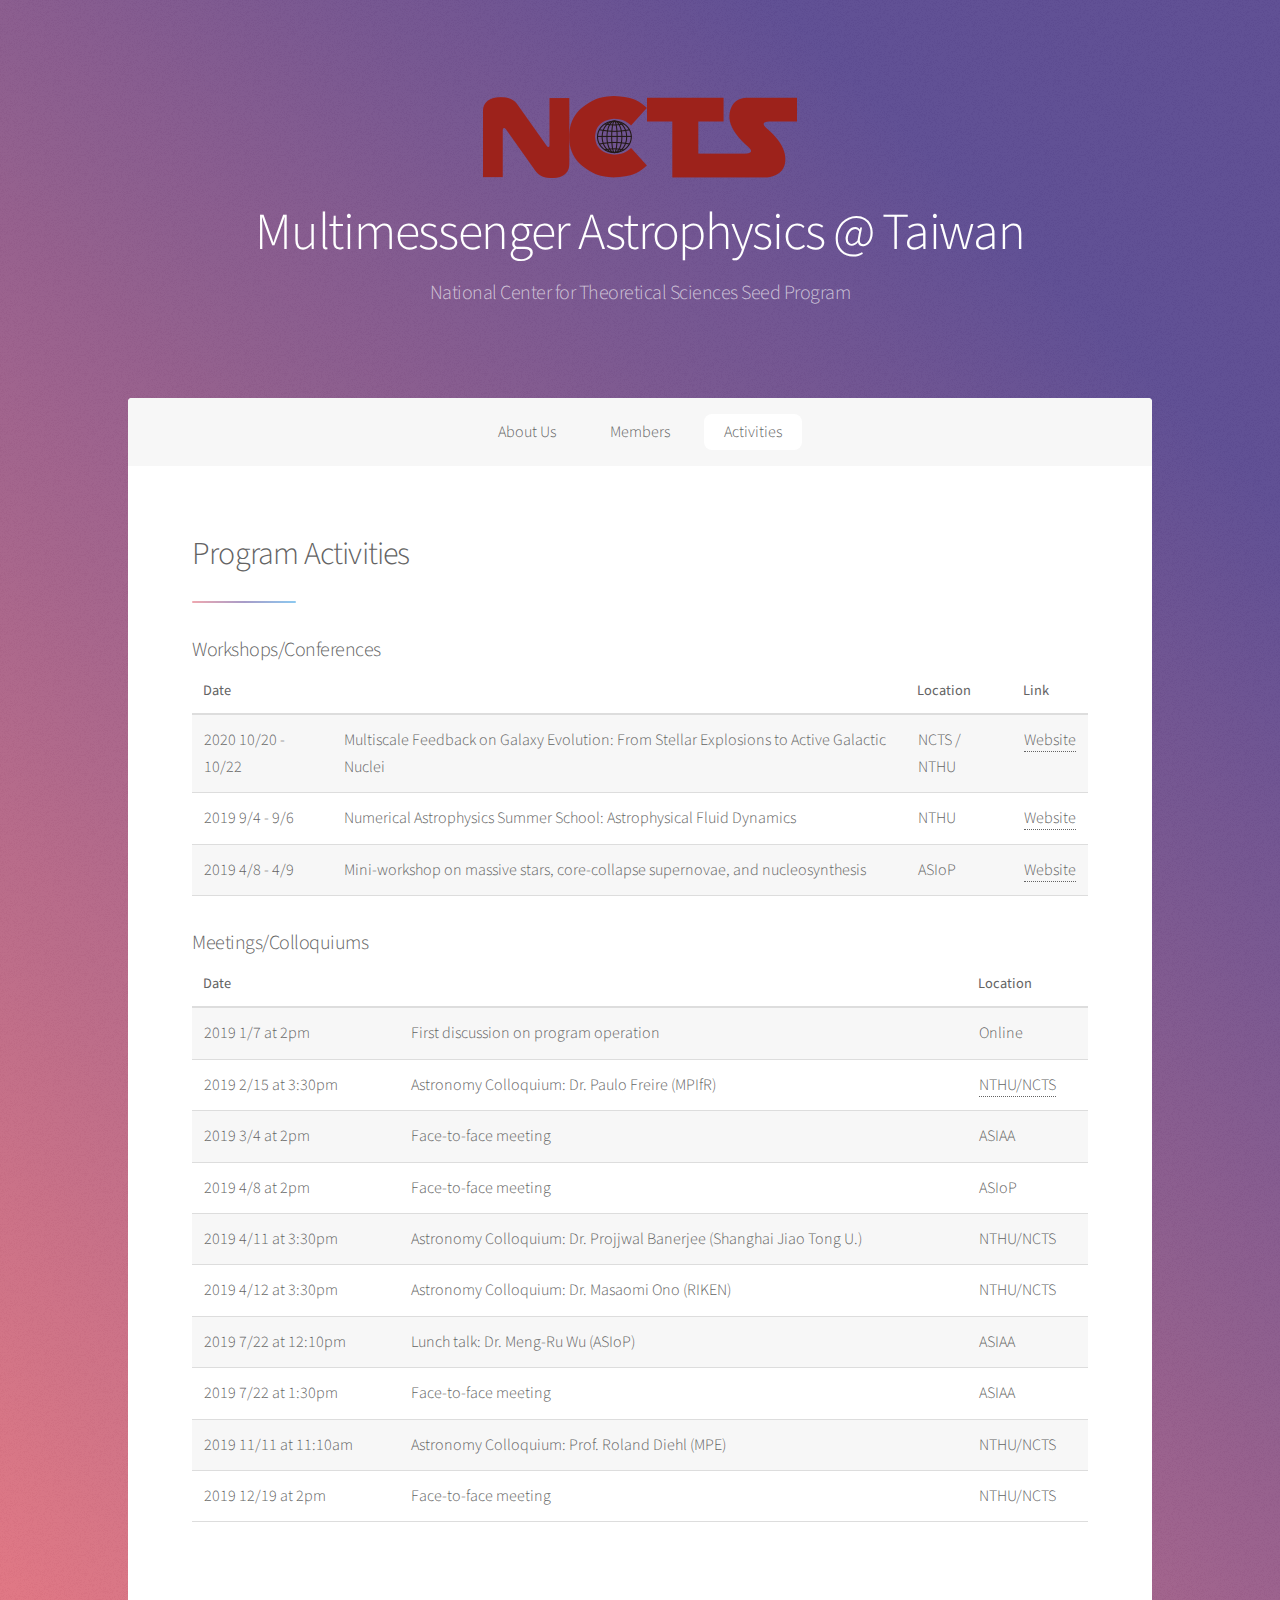
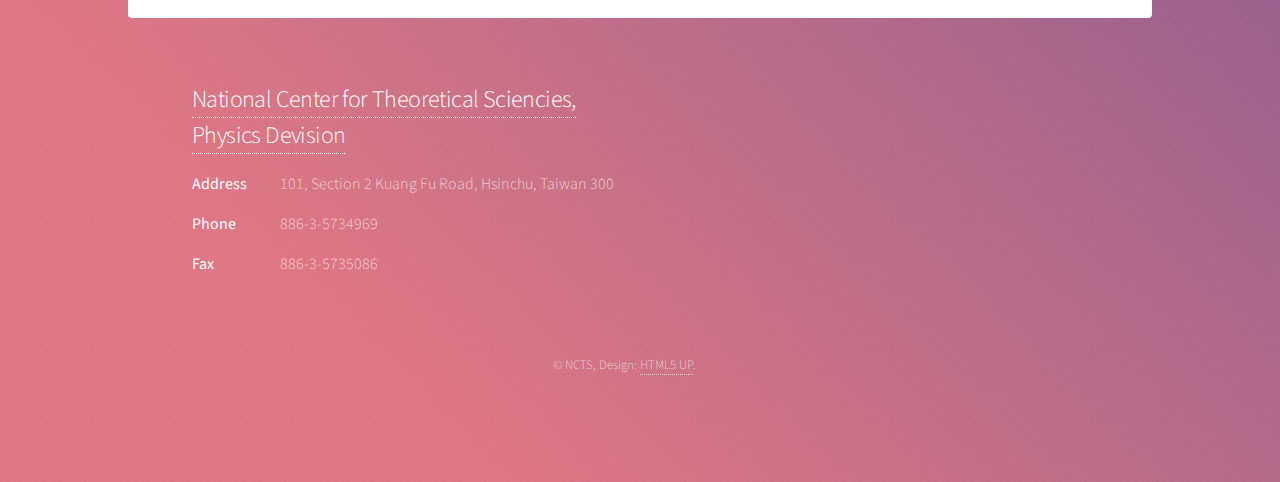
<file: activities.html>
<!DOCTYPE HTML>
<!--
	Stellar by HTML5 UP
	html5up.net | @ajlkn
	Free for personal and commercial use under the CCA 3.0 license (html5up.net/license)

    Modified by Kuo-Chuan Pan @ NTHU

-->
<html>
	<head>
		<title>Multimessenger Astrophysics</title>
		<meta charset="utf-8" />
        <link rel="fav icon" href="./images/pan_favicon.ico" type="image/x-icon"/>
        <link rel="apple-touch-icon" href="./images/pan-iphone-194.png"/>
		<meta name="viewport" content="width=device-width, initial-scale=1, user-scalable=no" />
		<link rel="stylesheet" href="assets/css/main.css" />
		<noscript><link rel="stylesheet" href="assets/css/noscript.css" /></noscript>
	</head>
	<body class="is-preload">

<!--
              .__   __  .__                                                                 
  _____  __ __|  |_/  |_|__| _____   ____   ______ ______ ____   ____    ____   ___________ 
 /     \|  |  \  |\   __\  |/     \_/ __ \ /  ___//  ___// __ \ /    \  / ___\_/ __ \_  __ \
|  Y Y  \  |  /  |_|  | |  |  Y Y  \  ___/ \___ \ \___ \\  ___/|   |  \/ /_/  >  ___/|  | \/
|__|_|  /____/|____/__| |__|__|_|  /\___  >____  >____  >\___  >___|  /\___  / \___  >__|   
      \/                         \/     \/     \/     \/     \/     \//_____/      \/       
                 __                       .__                 .__                           
_____    _______/  |________  ____ ______ |  |__ ___.__. _____|__| ____   ______            
\__  \  /  ___/\   __\_  __ \/  _ \\____ \|  |  <   |  |/  ___/  |/ ___\ /  ___/            
 / __ \_\___ \  |  |  |  | \(  <_> )  |_> >   Y  \___  |\___ \|  \  \___ \___ \             
(____  /____  > |__|  |__|   \____/|   __/|___|  / ____/____  >__|\___  >____  >            
     \/     \/                     |__|        \/\/         \/        \/     \/     


2018.12.20 Kuo-Chuan Pan
-->


		<!-- Wrapper -->
			<div id="wrapper">

				<!-- Header -->
					<header id="header" class="alt">
                        <span class="logo"><a href="http://phys.cts.nthu.edu.tw/main.php"><img src="images/logo.png" alt="" /></a></span>
						<h1>Multimessenger Astrophysics @ Taiwan</h1>
                        <p>National Center for Theoretical Sciences Seed Program </p>
					</header>

				<!-- Nav -->
					<nav id="nav">
						<ul>
                            <li><a href="index.html#intro">About Us</a></li>
							<li><a href="index.html#members">Members</a></li>
                            <!--<li><a href="index.html#research">Research</a></li> -->
                            <li><a href="#act" class="active">Activities</a></li>
						</ul>
					</nav>

				<!-- Main -->
					<div id="main">

						<!-- Activities -->
							<section id="act" class="main">
								<div class="spotlight">
									<div class="content">
										<header class="major">
											<h2>Program Activities</h2>
										</header>

                                        <h3>Workshops/Conferences</h3>

										<div class="table-wrapper">
											<table>
												<thead>
													<tr>
														<th>Date</th>
														<th></th>
														<th>Location</th>
                                                        <th>Link</th>
													</tr>
												</thead>
												<tbody>
													<tr>
														<td>2020 10/20 - 10/22</td>
														<td>Multiscale Feedback on Galaxy Evolution: From Stellar Explosions to Active Galactic Nuclei</td>
														<td>NCTS / NTHU</td>
                                                        <td><a href="http://phys.cts.nthu.edu.tw/actnews/content.php?Sn=501" target="_blank">Website</a></td>
													</tr>
													<tr>
														<td>2019 9/4 - 9/6</td>
														<td>Numerical Astrophysics Summer School: Astrophysical Fluid Dynamics</td>
														<td>NTHU</td>
                                                        <td><a href="https://nctsmma.github.io/events/201909-naschool/" target="_blank">Website</a></td>
													</tr>
													<tr>
														<td>2019 4/8 - 4/9</td>
														<td>Mini-workshop on massive stars, core-collapse supernovae, and nucleosynthesis</td>
														<td>ASIoP</td>
                                                        <td><a href="https://nctsmma.github.io/events/201904-miniworkshop/" target="_blank">Website</a></td>
													</tr>
												</tbody>
												<!-- <tfoot>
													<tr>
														<td colspan="2"></td>
														<td></td>
													</tr>
												</tfoot> -->
											</table>
										</div>

                                        <h3>Meetings/Colloquiums</h3>
                                            
										<div class="table-wrapper">
											<table>
												<thead>
													<tr>
														<th>Date</th>
														<th></th>
														<th>Location</th>
													</tr>
												</thead>
												<tbody>
													<tr>
														<td>2019 1/7 at 2pm</td>
														<td>First discussion on program operation</td>
														<td>Online</td>
													</tr>
													<tr>
														<td>2019 2/15 at 3:30pm</td>
														<td>Astronomy Colloquium: Dr. Paulo Freire (MPIfR) </td>
                                                        <td><a href="http://astr.web.nthu.edu.tw/bin/home.php">NTHU/NCTS</a></td>
													</tr>
													<tr>
														<td>2019 3/4 at 2pm</td>
														<td>Face-to-face meeting</td>
														<td>ASIAA</td>
													</tr>
													<tr>
														<td>2019 4/8 at 2pm</td>
														<td>Face-to-face meeting</td>
														<td>ASIoP</td>
													</tr>
													<tr>
														<td>2019 4/11 at 3:30pm</td>
														<td>Astronomy Colloquium: Dr. Projjwal Banerjee (Shanghai Jiao Tong U.)</td>
														<td>NTHU/NCTS</td>
													</tr>
													<tr>
														<td>2019 4/12 at 3:30pm</td>
														<td>Astronomy Colloquium: Dr. Masaomi Ono (RIKEN)</td>
														<td>NTHU/NCTS</td>
													</tr>
													<tr>
														<td>2019 7/22 at 12:10pm</td>
														<td>Lunch talk: Dr. Meng-Ru Wu (ASIoP)</td>
														<td>ASIAA</td>
													</tr>
													<tr>
														<td>2019 7/22 at 1:30pm</td>
														<td>Face-to-face meeting</td>
														<td>ASIAA</td>
													</tr>
													<tr>
														<td>2019 11/11 at 11:10am</td>
														<td>Astronomy Colloquium: Prof. Roland Diehl (MPE)</td>
														<td>NTHU/NCTS</td>
													</tr>
													<tr>
														<td>2019 12/19 at 2pm</td>
														<td>Face-to-face meeting</td>
														<td>NTHU/NCTS</td>
													</tr>
												</tbody>
												<!-- <tfoot>
													<tr>
														<td colspan="2"></td>
														<td></td>
													</tr>
												</tfoot> -->
											</table>
										</div>
									</div>
								</div>
							</section>

					</div>

				<!-- Footer -->
					<footer id="footer">
						<section>
                            <h2><a href="http://phys.cts.nthu.edu.tw/page2/super_pages.php?ID=page207">National Center for Theoretical Sciencies, Physics Devision</a></h2>
							<dl class="alt">
								<dt>Address</dt>
								<dd>101, Section 2 Kuang Fu Road, Hsinchu, Taiwan 300</dd>
								<dt>Phone</dt>
								<dd>886-3-5734969</dd>
								<dt>Fax</dt>
								<dd>886-3-5735086</dd>
							</dl>
                            <!--
							<ul class="icons">
								<li><a href="#" class="icon fa-twitter alt"><span class="label">Twitter</span></a></li>
								<li><a href="#" class="icon fa-facebook alt"><span class="label">Facebook</span></a></li>
								<li><a href="#" class="icon fa-instagram alt"><span class="label">Instagram</span></a></li>
								<li><a href="#" class="icon fa-github alt"><span class="label">GitHub</span></a></li>
								<li><a href="#" class="icon fa-dribbble alt"><span class="label">Dribbble</span></a></li>
							</ul>
                            -->
						</section>
						<p class="copyright">&copy; NCTS, Design: <a href="https://html5up.net">HTML5 UP</a>.</p>
					</footer>

			</div>

		<!-- Scripts -->
			<script src="assets/js/jquery.min.js"></script>
			<script src="assets/js/jquery.scrollex.min.js"></script>
			<script src="assets/js/jquery.scrolly.min.js"></script>
			<script src="assets/js/browser.min.js"></script>
			<script src="assets/js/breakpoints.min.js"></script>
			<script src="assets/js/util.js"></script>
			<script src="assets/js/main.js"></script>

	</body>
</html>
</file>
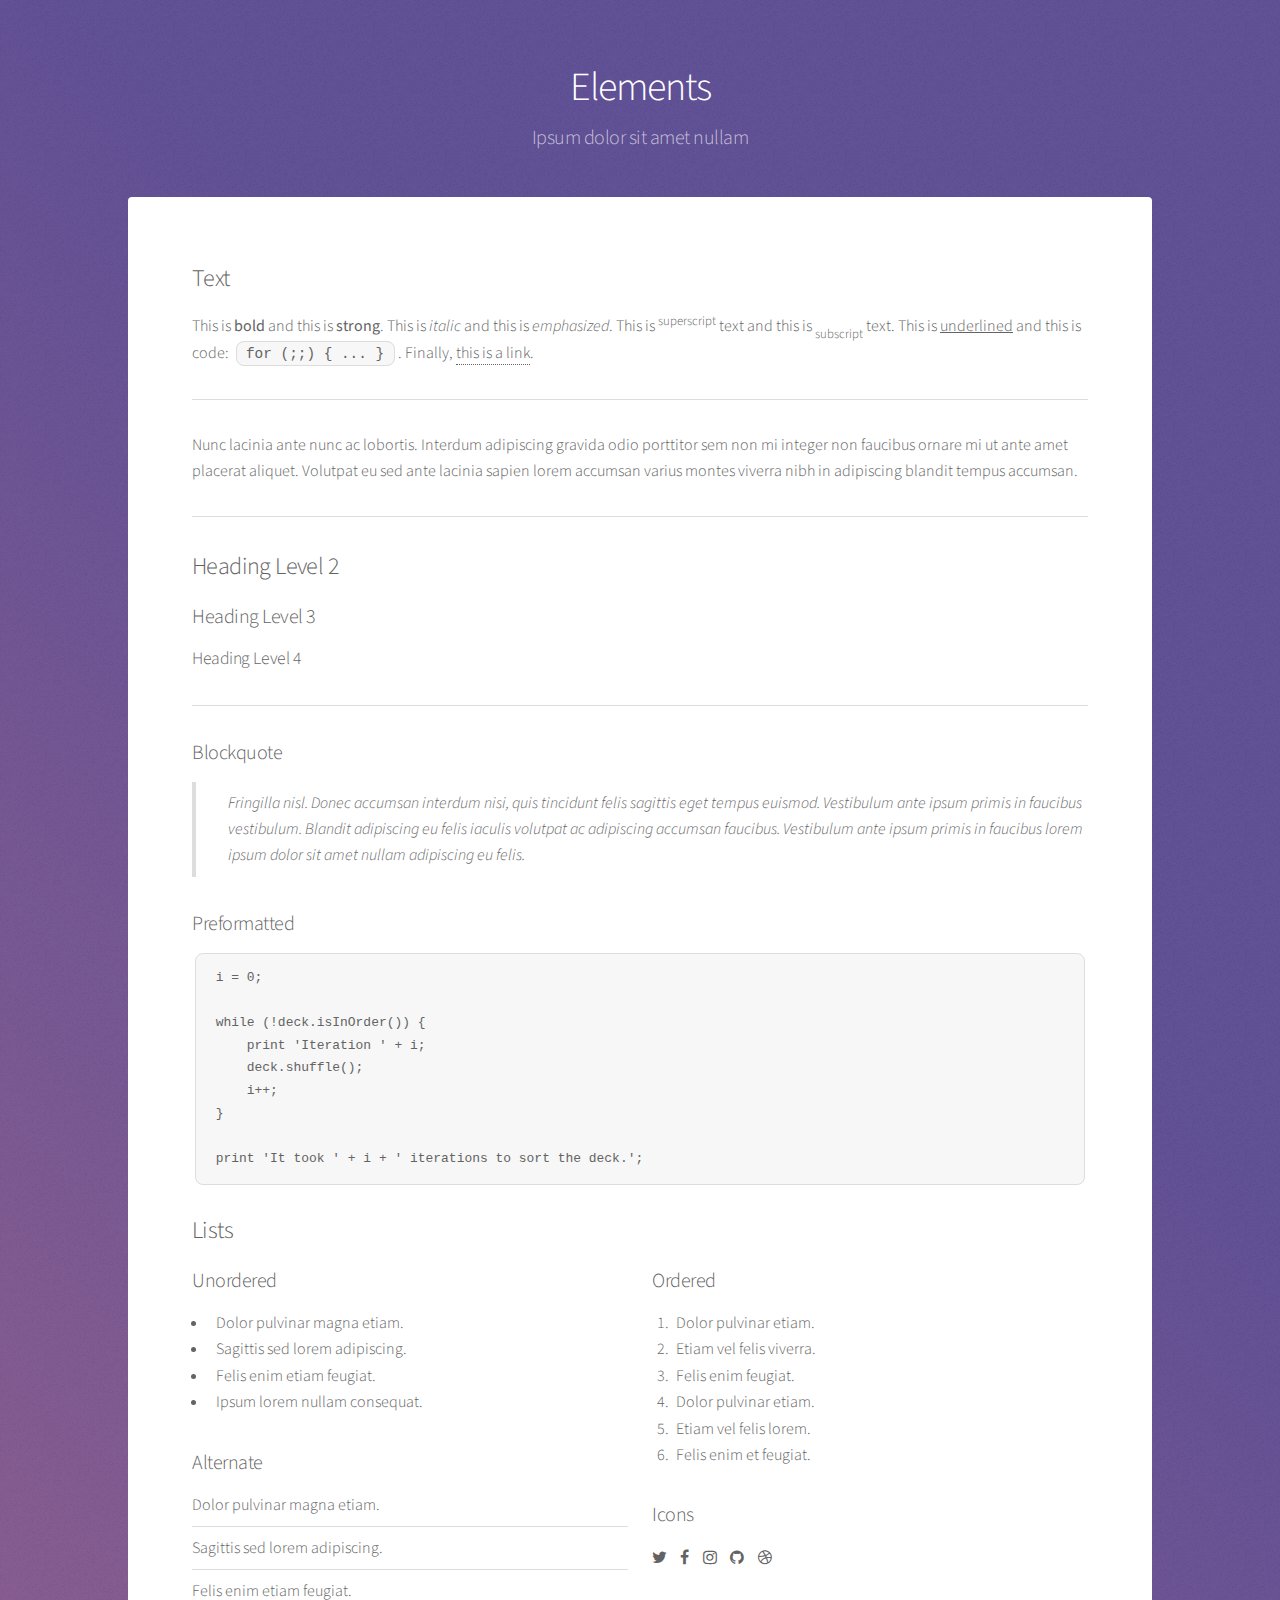
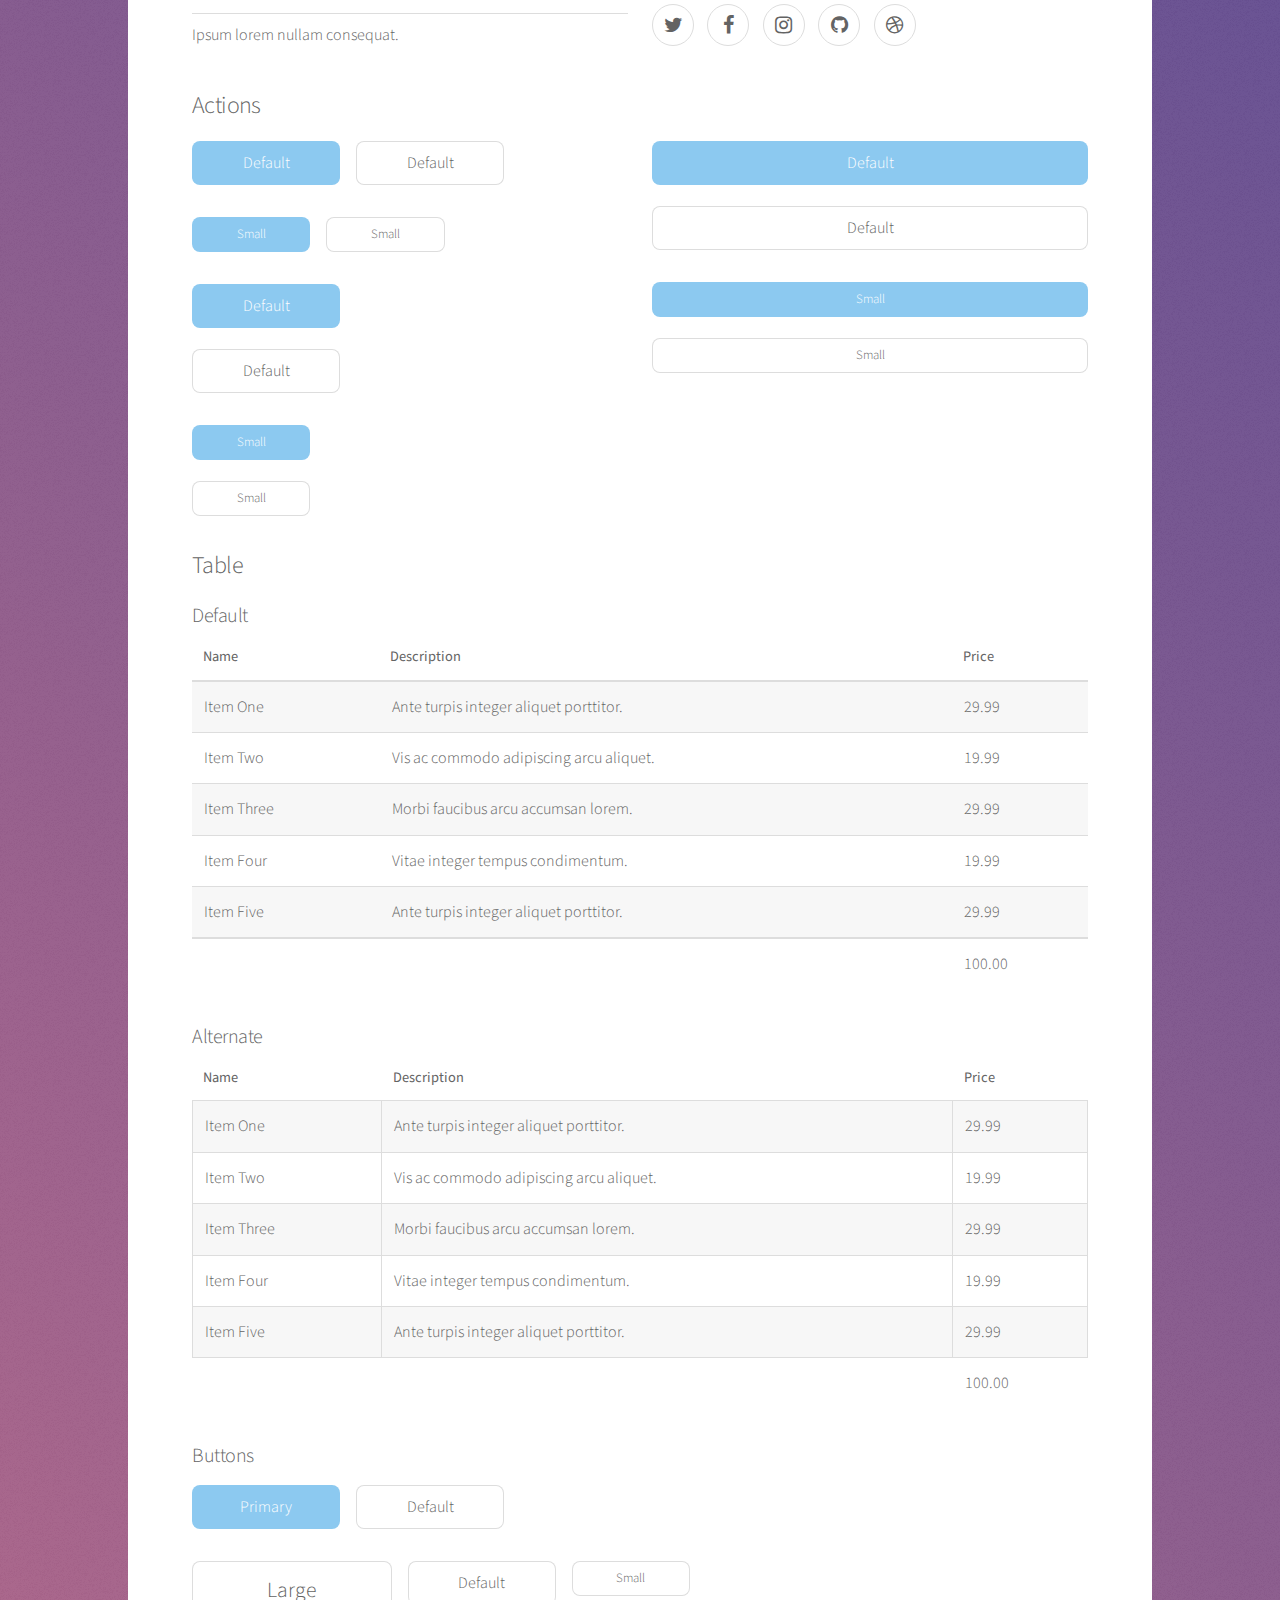
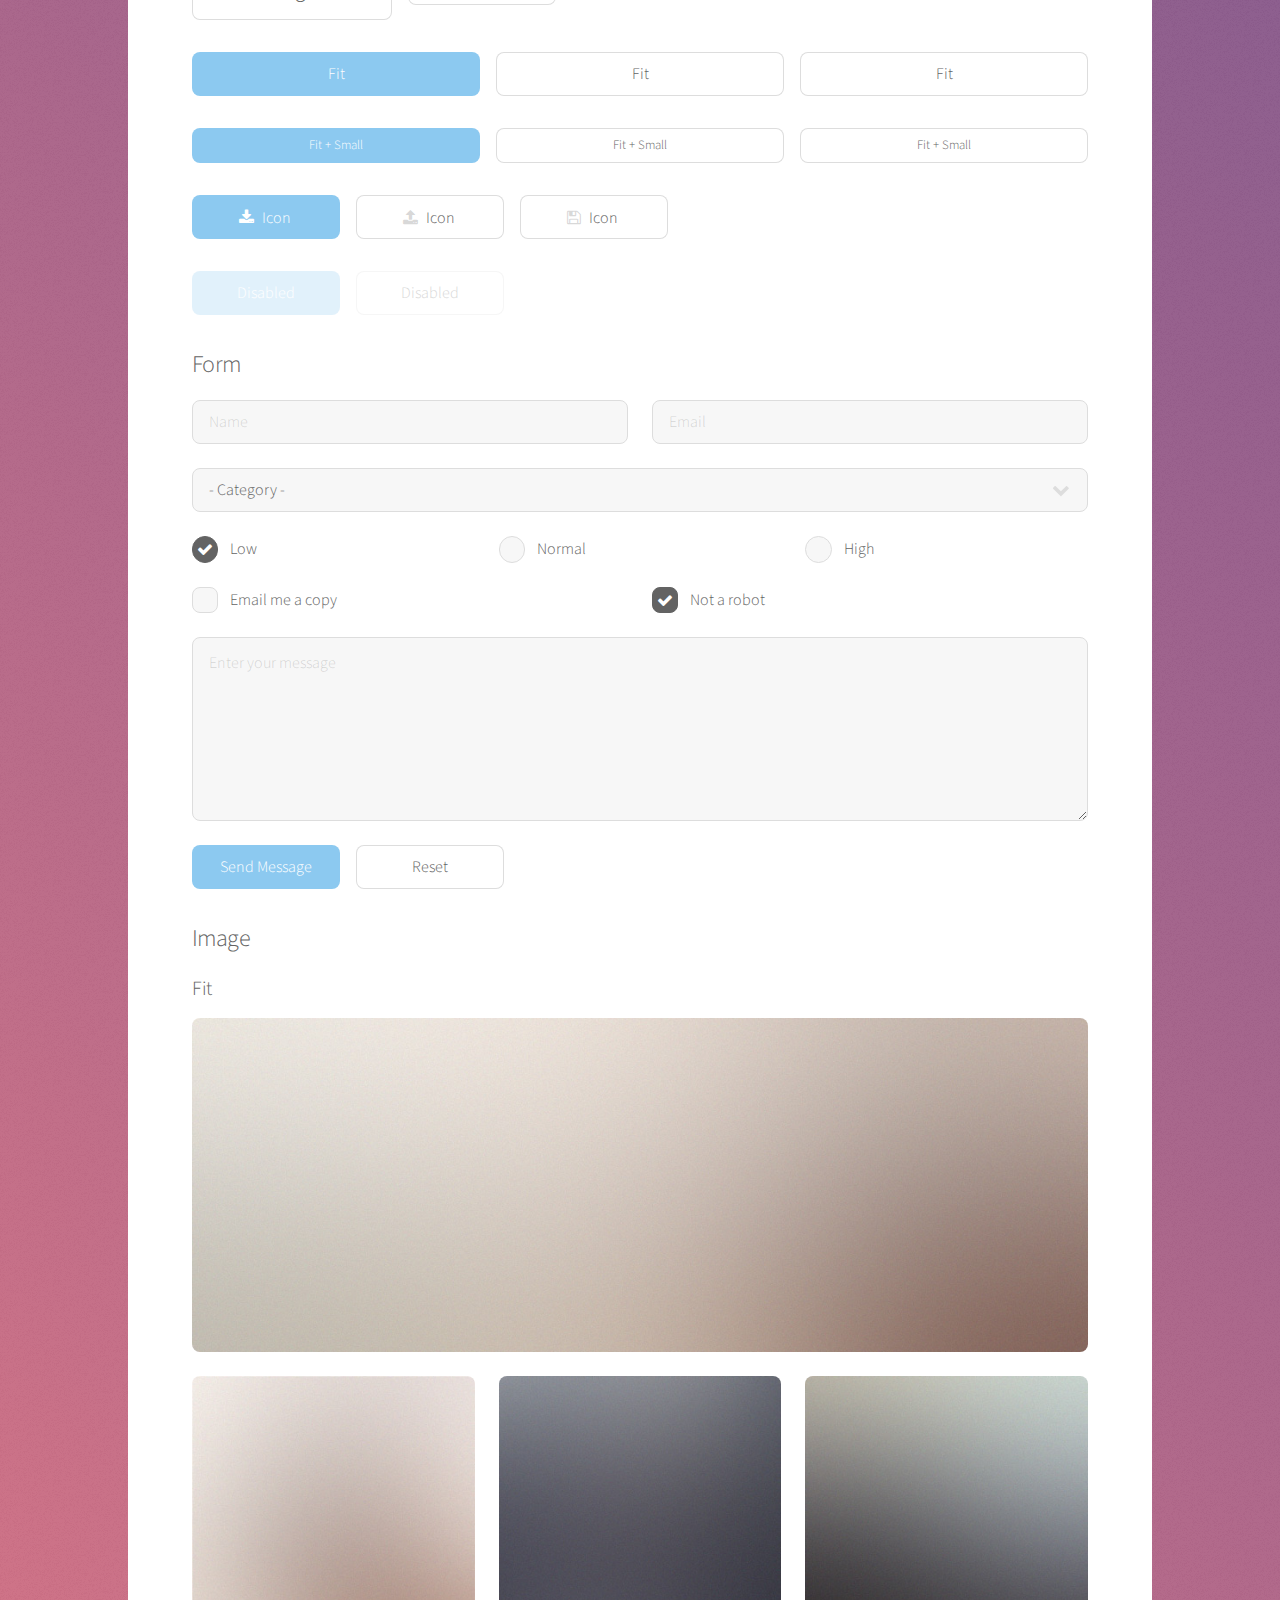
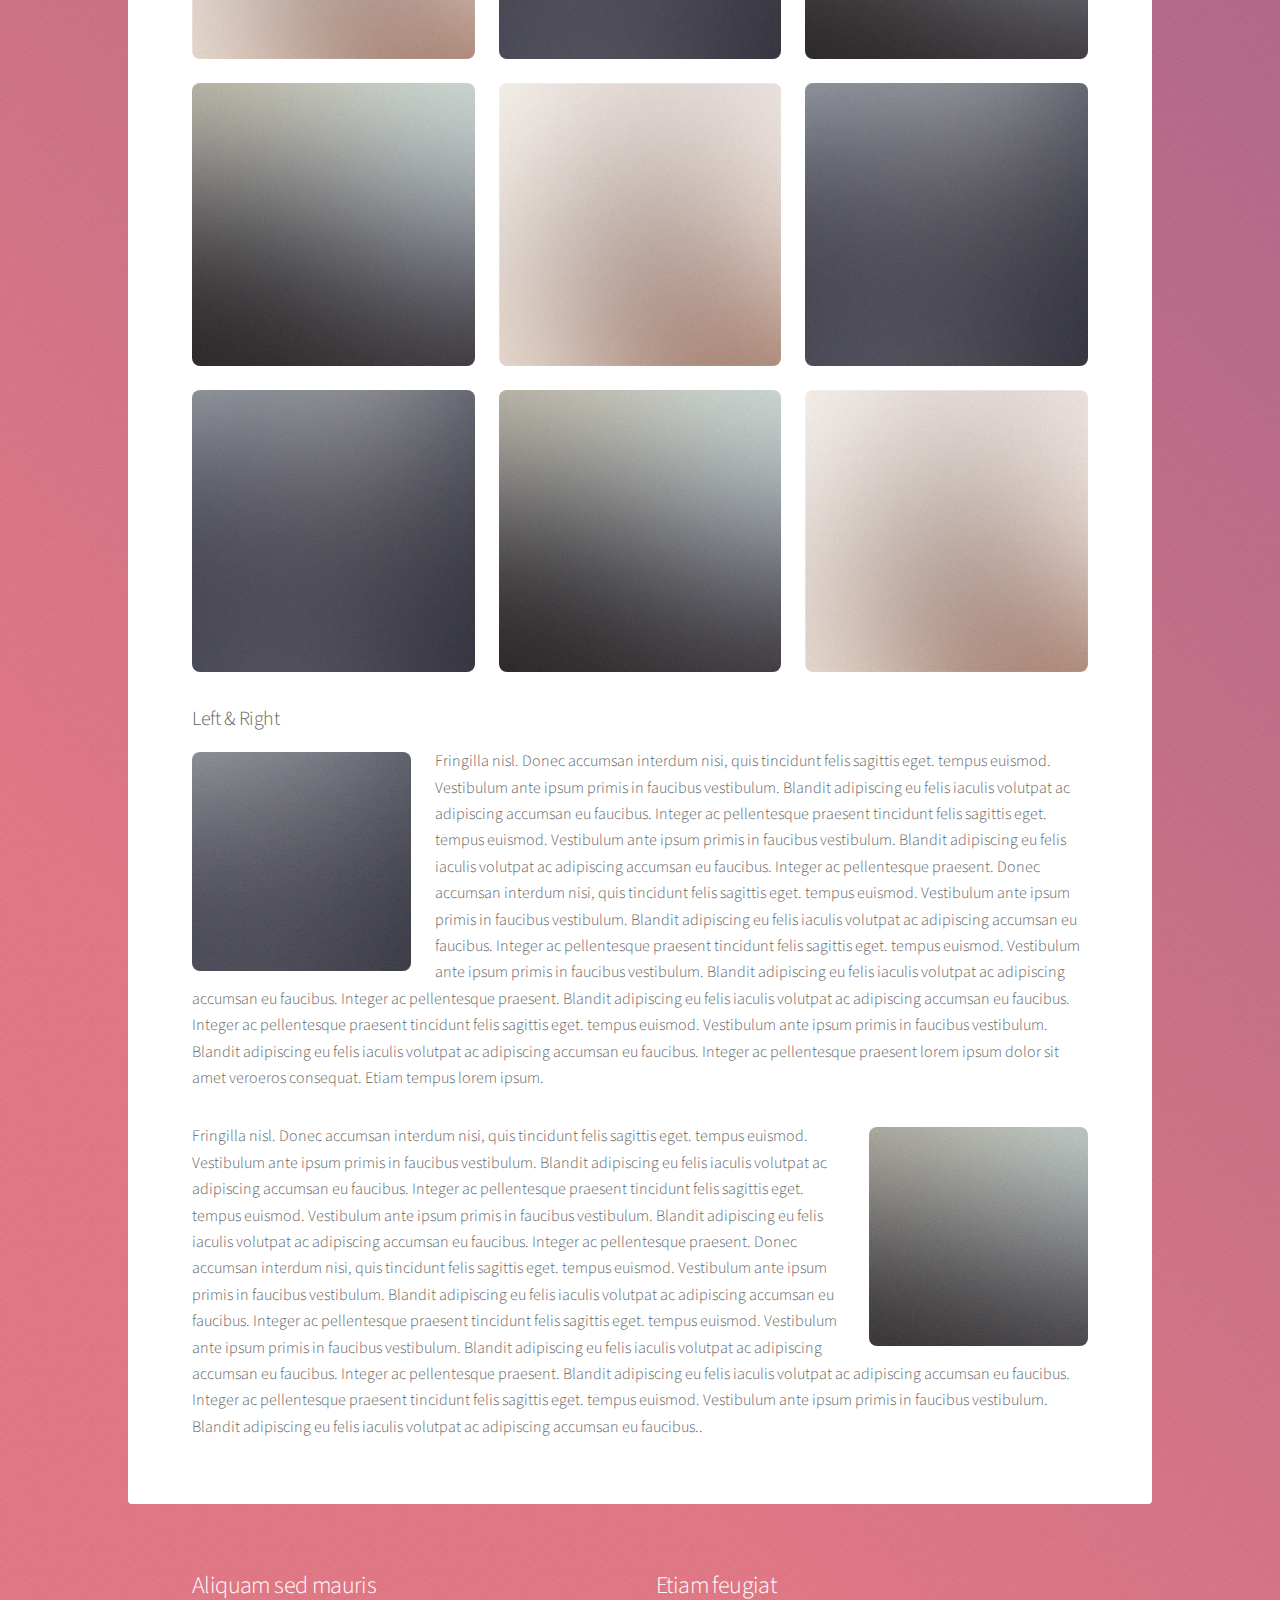
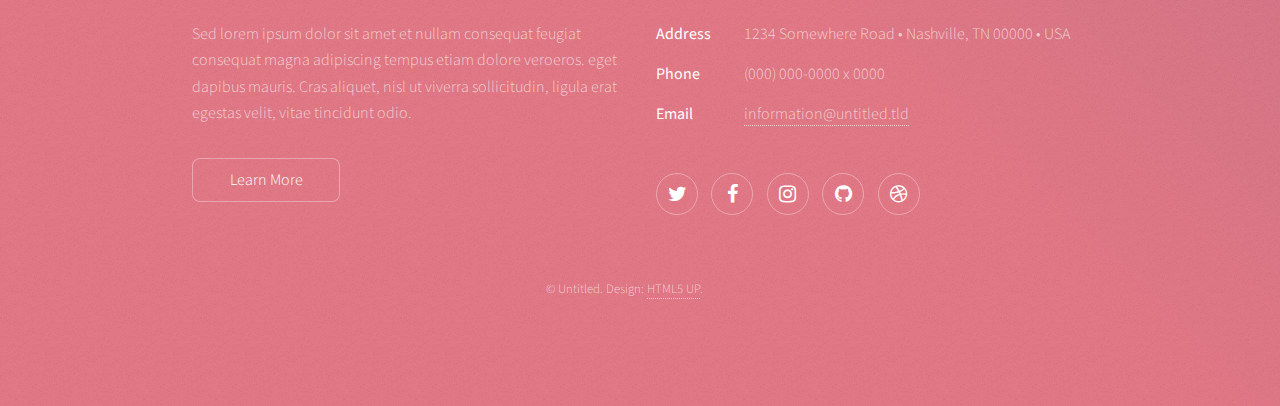
<file: elements.html>
<!DOCTYPE HTML>
<!--
	Stellar by HTML5 UP
	html5up.net | @ajlkn
	Free for personal and commercial use under the CCA 3.0 license (html5up.net/license)
-->
<html>
	<head>
		<title>Elements - Stellar by HTML5 UP</title>
		<meta charset="utf-8" />
		<meta name="viewport" content="width=device-width, initial-scale=1, user-scalable=no" />
		<link rel="stylesheet" href="assets/css/main.css" />
		<noscript><link rel="stylesheet" href="assets/css/noscript.css" /></noscript>
	</head>
	<body class="is-preload">

		<!-- Wrapper -->
			<div id="wrapper">

				<!-- Header -->
					<header id="header">
						<h1>Elements</h1>
						<p>Ipsum dolor sit amet nullam</p>
					</header>

				<!-- Main -->
					<div id="main">

						<!-- Content -->
							<section id="content" class="main">

								<!-- Text -->
									<section>
										<h2>Text</h2>
										<p>This is <b>bold</b> and this is <strong>strong</strong>. This is <i>italic</i> and this is <em>emphasized</em>.
										This is <sup>superscript</sup> text and this is <sub>subscript</sub> text.
										This is <u>underlined</u> and this is code: <code>for (;;) { ... }</code>. Finally, <a href="#">this is a link</a>.</p>
										<hr />
										<p>Nunc lacinia ante nunc ac lobortis. Interdum adipiscing gravida odio porttitor sem non mi integer non faucibus ornare mi ut ante amet placerat aliquet. Volutpat eu sed ante lacinia sapien lorem accumsan varius montes viverra nibh in adipiscing blandit tempus accumsan.</p>
										<hr />
										<h2>Heading Level 2</h2>
										<h3>Heading Level 3</h3>
										<h4>Heading Level 4</h4>
										<hr />
										<h3>Blockquote</h3>
										<blockquote>Fringilla nisl. Donec accumsan interdum nisi, quis tincidunt felis sagittis eget tempus euismod. Vestibulum ante ipsum primis in faucibus vestibulum. Blandit adipiscing eu felis iaculis volutpat ac adipiscing accumsan faucibus. Vestibulum ante ipsum primis in faucibus lorem ipsum dolor sit amet nullam adipiscing eu felis.</blockquote>
										<h3>Preformatted</h3>
										<pre><code>i = 0;

while (!deck.isInOrder()) {
    print 'Iteration ' + i;
    deck.shuffle();
    i++;
}

print 'It took ' + i + ' iterations to sort the deck.';</code></pre>
									</section>

								<!-- Lists -->
									<section>
										<h2>Lists</h2>
										<div class="row">
											<div class="col-6 col-12-medium">
												<h3>Unordered</h3>
												<ul>
													<li>Dolor pulvinar magna etiam.</li>
													<li>Sagittis sed lorem adipiscing.</li>
													<li>Felis enim etiam feugiat.</li>
													<li>Ipsum lorem nullam consequat.</li>
												</ul>
												<h3>Alternate</h3>
												<ul class="alt">
													<li>Dolor pulvinar magna etiam.</li>
													<li>Sagittis sed lorem adipiscing.</li>
													<li>Felis enim etiam feugiat.</li>
													<li>Ipsum lorem nullam consequat.</li>
												</ul>
											</div>
											<div class="col-6 col-12-medium">
												<h3>Ordered</h3>
												<ol>
													<li>Dolor pulvinar etiam.</li>
													<li>Etiam vel felis viverra.</li>
													<li>Felis enim feugiat.</li>
													<li>Dolor pulvinar etiam.</li>
													<li>Etiam vel felis lorem.</li>
													<li>Felis enim et feugiat.</li>
												</ol>
												<h3>Icons</h3>
												<ul class="icons">
													<li><a href="#" class="icon fa-twitter"><span class="label">Twitter</span></a></li>
													<li><a href="#" class="icon fa-facebook"><span class="label">Facebook</span></a></li>
													<li><a href="#" class="icon fa-instagram"><span class="label">Instagram</span></a></li>
													<li><a href="#" class="icon fa-github"><span class="label">GitHub</span></a></li>
													<li><a href="#" class="icon fa-dribbble"><span class="label">Dribbble</span></a></li>
												</ul>
												<ul class="icons">
													<li><a href="#" class="icon alt fa-twitter"><span class="label">Twitter</span></a></li>
													<li><a href="#" class="icon alt fa-facebook"><span class="label">Facebook</span></a></li>
													<li><a href="#" class="icon alt fa-instagram"><span class="label">Instagram</span></a></li>
													<li><a href="#" class="icon alt fa-github"><span class="label">GitHub</span></a></li>
													<li><a href="#" class="icon alt fa-dribbble"><span class="label">Dribbble</span></a></li>
												</ul>
											</div>
										</div>
										<h2>Actions</h2>
										<div class="row">
											<div class="col-6 col-12-medium">
												<ul class="actions">
													<li><a href="#" class="button primary">Default</a></li>
													<li><a href="#" class="button">Default</a></li>
												</ul>
												<ul class="actions small">
													<li><a href="#" class="button primary small">Small</a></li>
													<li><a href="#" class="button small">Small</a></li>
												</ul>
												<ul class="actions stacked">
													<li><a href="#" class="button primary">Default</a></li>
													<li><a href="#" class="button">Default</a></li>
												</ul>
												<ul class="actions stacked">
													<li><a href="#" class="button primary small">Small</a></li>
													<li><a href="#" class="button small">Small</a></li>
												</ul>
											</div>
											<div class="col-6 col-12-medium">
												<ul class="actions stacked">
													<li><a href="#" class="button primary fit">Default</a></li>
													<li><a href="#" class="button fit">Default</a></li>
												</ul>
												<ul class="actions stacked">
													<li><a href="#" class="button primary small fit">Small</a></li>
													<li><a href="#" class="button small fit">Small</a></li>
												</ul>
											</div>
										</div>
									</section>

								<!-- Table -->
									<section>
										<h2>Table</h2>
										<h3>Default</h3>
										<div class="table-wrapper">
											<table>
												<thead>
													<tr>
														<th>Name</th>
														<th>Description</th>
														<th>Price</th>
													</tr>
												</thead>
												<tbody>
													<tr>
														<td>Item One</td>
														<td>Ante turpis integer aliquet porttitor.</td>
														<td>29.99</td>
													</tr>
													<tr>
														<td>Item Two</td>
														<td>Vis ac commodo adipiscing arcu aliquet.</td>
														<td>19.99</td>
													</tr>
													<tr>
														<td>Item Three</td>
														<td> Morbi faucibus arcu accumsan lorem.</td>
														<td>29.99</td>
													</tr>
													<tr>
														<td>Item Four</td>
														<td>Vitae integer tempus condimentum.</td>
														<td>19.99</td>
													</tr>
													<tr>
														<td>Item Five</td>
														<td>Ante turpis integer aliquet porttitor.</td>
														<td>29.99</td>
													</tr>
												</tbody>
												<tfoot>
													<tr>
														<td colspan="2"></td>
														<td>100.00</td>
													</tr>
												</tfoot>
											</table>
										</div>

										<h3>Alternate</h3>
										<div class="table-wrapper">
											<table class="alt">
												<thead>
													<tr>
														<th>Name</th>
														<th>Description</th>
														<th>Price</th>
													</tr>
												</thead>
												<tbody>
													<tr>
														<td>Item One</td>
														<td>Ante turpis integer aliquet porttitor.</td>
														<td>29.99</td>
													</tr>
													<tr>
														<td>Item Two</td>
														<td>Vis ac commodo adipiscing arcu aliquet.</td>
														<td>19.99</td>
													</tr>
													<tr>
														<td>Item Three</td>
														<td> Morbi faucibus arcu accumsan lorem.</td>
														<td>29.99</td>
													</tr>
													<tr>
														<td>Item Four</td>
														<td>Vitae integer tempus condimentum.</td>
														<td>19.99</td>
													</tr>
													<tr>
														<td>Item Five</td>
														<td>Ante turpis integer aliquet porttitor.</td>
														<td>29.99</td>
													</tr>
												</tbody>
												<tfoot>
													<tr>
														<td colspan="2"></td>
														<td>100.00</td>
													</tr>
												</tfoot>
											</table>
										</div>
									</section>

								<!-- Buttons -->
									<section>
										<h3>Buttons</h3>
										<ul class="actions">
											<li><a href="#" class="button primary">Primary</a></li>
											<li><a href="#" class="button">Default</a></li>
										</ul>
										<ul class="actions">
											<li><a href="#" class="button large">Large</a></li>
											<li><a href="#" class="button">Default</a></li>
											<li><a href="#" class="button small">Small</a></li>
										</ul>
										<ul class="actions fit">
											<li><a href="#" class="button primary fit">Fit</a></li>
											<li><a href="#" class="button fit">Fit</a></li>
											<li><a href="#" class="button fit">Fit</a></li>
										</ul>
										<ul class="actions fit small">
											<li><a href="#" class="button primary fit small">Fit + Small</a></li>
											<li><a href="#" class="button fit small">Fit + Small</a></li>
											<li><a href="#" class="button fit small">Fit + Small</a></li>
										</ul>
										<ul class="actions">
											<li><a href="#" class="button primary icon fa-download">Icon</a></li>
											<li><a href="#" class="button icon fa-upload">Icon</a></li>
											<li><a href="#" class="button icon fa-save">Icon</a></li>
										</ul>
										<ul class="actions">
											<li><span class="button primary disabled">Disabled</span></li>
											<li><span class="button disabled">Disabled</span></li>
										</ul>
									</section>

								<!-- Form -->
									<section>
										<h2>Form</h2>
										<form method="post" action="#">
											<div class="row gtr-uniform">
												<div class="col-6 col-12-xsmall">
													<input type="text" name="demo-name" id="demo-name" value="" placeholder="Name" />
												</div>
												<div class="col-6 col-12-xsmall">
													<input type="email" name="demo-email" id="demo-email" value="" placeholder="Email" />
												</div>
												<div class="col-12">
													<select name="demo-category" id="demo-category">
														<option value="">- Category -</option>
														<option value="1">Manufacturing</option>
														<option value="1">Shipping</option>
														<option value="1">Administration</option>
														<option value="1">Human Resources</option>
													</select>
												</div>
												<div class="col-4 col-12-small">
													<input type="radio" id="demo-priority-low" name="demo-priority" checked>
													<label for="demo-priority-low">Low</label>
												</div>
												<div class="col-4 col-12-small">
													<input type="radio" id="demo-priority-normal" name="demo-priority">
													<label for="demo-priority-normal">Normal</label>
												</div>
												<div class="col-4 col-12-small">
													<input type="radio" id="demo-priority-high" name="demo-priority">
													<label for="demo-priority-high">High</label>
												</div>
												<div class="col-6 col-12-small">
													<input type="checkbox" id="demo-copy" name="demo-copy">
													<label for="demo-copy">Email me a copy</label>
												</div>
												<div class="col-6 col-12-small">
													<input type="checkbox" id="demo-human" name="demo-human" checked>
													<label for="demo-human">Not a robot</label>
												</div>
												<div class="col-12">
													<textarea name="demo-message" id="demo-message" placeholder="Enter your message" rows="6"></textarea>
												</div>
												<div class="col-12">
													<ul class="actions">
														<li><input type="submit" value="Send Message" class="primary" /></li>
														<li><input type="reset" value="Reset" /></li>
													</ul>
												</div>
											</div>
										</form>
									</section>

								<!-- Image -->
									<section>
										<h2>Image</h2>
										<h3>Fit</h3>
										<div class="box alt">
											<div class="row gtr-uniform">
												<div class="col-12"><span class="image fit"><img src="images/pic04.jpg" alt="" /></span></div>
												<div class="col-4"><span class="image fit"><img src="images/pic01.jpg" alt="" /></span></div>
												<div class="col-4"><span class="image fit"><img src="images/pic02.jpg" alt="" /></span></div>
												<div class="col-4"><span class="image fit"><img src="images/pic03.jpg" alt="" /></span></div>
												<div class="col-4"><span class="image fit"><img src="images/pic03.jpg" alt="" /></span></div>
												<div class="col-4"><span class="image fit"><img src="images/pic01.jpg" alt="" /></span></div>
												<div class="col-4"><span class="image fit"><img src="images/pic02.jpg" alt="" /></span></div>
												<div class="col-4"><span class="image fit"><img src="images/pic02.jpg" alt="" /></span></div>
												<div class="col-4"><span class="image fit"><img src="images/pic03.jpg" alt="" /></span></div>
												<div class="col-4"><span class="image fit"><img src="images/pic01.jpg" alt="" /></span></div>
											</div>
										</div>
										<h3>Left &amp; Right</h3>
										<p><span class="image left"><img src="images/pic05.jpg" alt="" /></span>Fringilla nisl. Donec accumsan interdum nisi, quis tincidunt felis sagittis eget. tempus euismod. Vestibulum ante ipsum primis in faucibus vestibulum. Blandit adipiscing eu felis iaculis volutpat ac adipiscing accumsan eu faucibus. Integer ac pellentesque praesent tincidunt felis sagittis eget. tempus euismod. Vestibulum ante ipsum primis in faucibus vestibulum. Blandit adipiscing eu felis iaculis volutpat ac adipiscing accumsan eu faucibus. Integer ac pellentesque praesent. Donec accumsan interdum nisi, quis tincidunt felis sagittis eget. tempus euismod. Vestibulum ante ipsum primis in faucibus vestibulum. Blandit adipiscing eu felis iaculis volutpat ac adipiscing accumsan eu faucibus. Integer ac pellentesque praesent tincidunt felis sagittis eget. tempus euismod. Vestibulum ante ipsum primis in faucibus vestibulum. Blandit adipiscing eu felis iaculis volutpat ac adipiscing accumsan eu faucibus. Integer ac pellentesque praesent. Blandit adipiscing eu felis iaculis volutpat ac adipiscing accumsan eu faucibus. Integer ac pellentesque praesent tincidunt felis sagittis eget. tempus euismod. Vestibulum ante ipsum primis in faucibus vestibulum. Blandit adipiscing eu felis iaculis volutpat ac adipiscing accumsan eu faucibus. Integer ac pellentesque praesent lorem ipsum dolor sit amet veroeros consequat. Etiam tempus lorem ipsum.</p>
										<p><span class="image right"><img src="images/pic06.jpg" alt="" /></span>Fringilla nisl. Donec accumsan interdum nisi, quis tincidunt felis sagittis eget. tempus euismod. Vestibulum ante ipsum primis in faucibus vestibulum. Blandit adipiscing eu felis iaculis volutpat ac adipiscing accumsan eu faucibus. Integer ac pellentesque praesent tincidunt felis sagittis eget. tempus euismod. Vestibulum ante ipsum primis in faucibus vestibulum. Blandit adipiscing eu felis iaculis volutpat ac adipiscing accumsan eu faucibus. Integer ac pellentesque praesent. Donec accumsan interdum nisi, quis tincidunt felis sagittis eget. tempus euismod. Vestibulum ante ipsum primis in faucibus vestibulum. Blandit adipiscing eu felis iaculis volutpat ac adipiscing accumsan eu faucibus. Integer ac pellentesque praesent tincidunt felis sagittis eget. tempus euismod. Vestibulum ante ipsum primis in faucibus vestibulum. Blandit adipiscing eu felis iaculis volutpat ac adipiscing accumsan eu faucibus. Integer ac pellentesque praesent. Blandit adipiscing eu felis iaculis volutpat ac adipiscing accumsan eu faucibus. Integer ac pellentesque praesent tincidunt felis sagittis eget. tempus euismod. Vestibulum ante ipsum primis in faucibus vestibulum. Blandit adipiscing eu felis iaculis volutpat ac adipiscing accumsan eu faucibus..</p>
									</section>

							</section>

					</div>

				<!-- Footer -->
					<footer id="footer">
						<section>
							<h2>Aliquam sed mauris</h2>
							<p>Sed lorem ipsum dolor sit amet et nullam consequat feugiat consequat magna adipiscing tempus etiam dolore veroeros. eget dapibus mauris. Cras aliquet, nisl ut viverra sollicitudin, ligula erat egestas velit, vitae tincidunt odio.</p>
							<ul class="actions">
								<li><a href="#" class="button">Learn More</a></li>
							</ul>
						</section>
						<section>
							<h2>Etiam feugiat</h2>
							<dl class="alt">
								<dt>Address</dt>
								<dd>1234 Somewhere Road &bull; Nashville, TN 00000 &bull; USA</dd>
								<dt>Phone</dt>
								<dd>(000) 000-0000 x 0000</dd>
								<dt>Email</dt>
								<dd><a href="#">information@untitled.tld</a></dd>
							</dl>
							<ul class="icons">
								<li><a href="#" class="icon fa-twitter alt"><span class="label">Twitter</span></a></li>
								<li><a href="#" class="icon fa-facebook alt"><span class="label">Facebook</span></a></li>
								<li><a href="#" class="icon fa-instagram alt"><span class="label">Instagram</span></a></li>
								<li><a href="#" class="icon fa-github alt"><span class="label">GitHub</span></a></li>
								<li><a href="#" class="icon fa-dribbble alt"><span class="label">Dribbble</span></a></li>
							</ul>
						</section>
						<p class="copyright">&copy; Untitled. Design: <a href="https://html5up.net">HTML5 UP</a>.</p>
					</footer>

			</div>

		<!-- Scripts -->
			<script src="assets/js/jquery.min.js"></script>
			<script src="assets/js/jquery.scrollex.min.js"></script>
			<script src="assets/js/jquery.scrolly.min.js"></script>
			<script src="assets/js/browser.min.js"></script>
			<script src="assets/js/breakpoints.min.js"></script>
			<script src="assets/js/util.js"></script>
			<script src="assets/js/main.js"></script>

	</body>
</html>
</file>
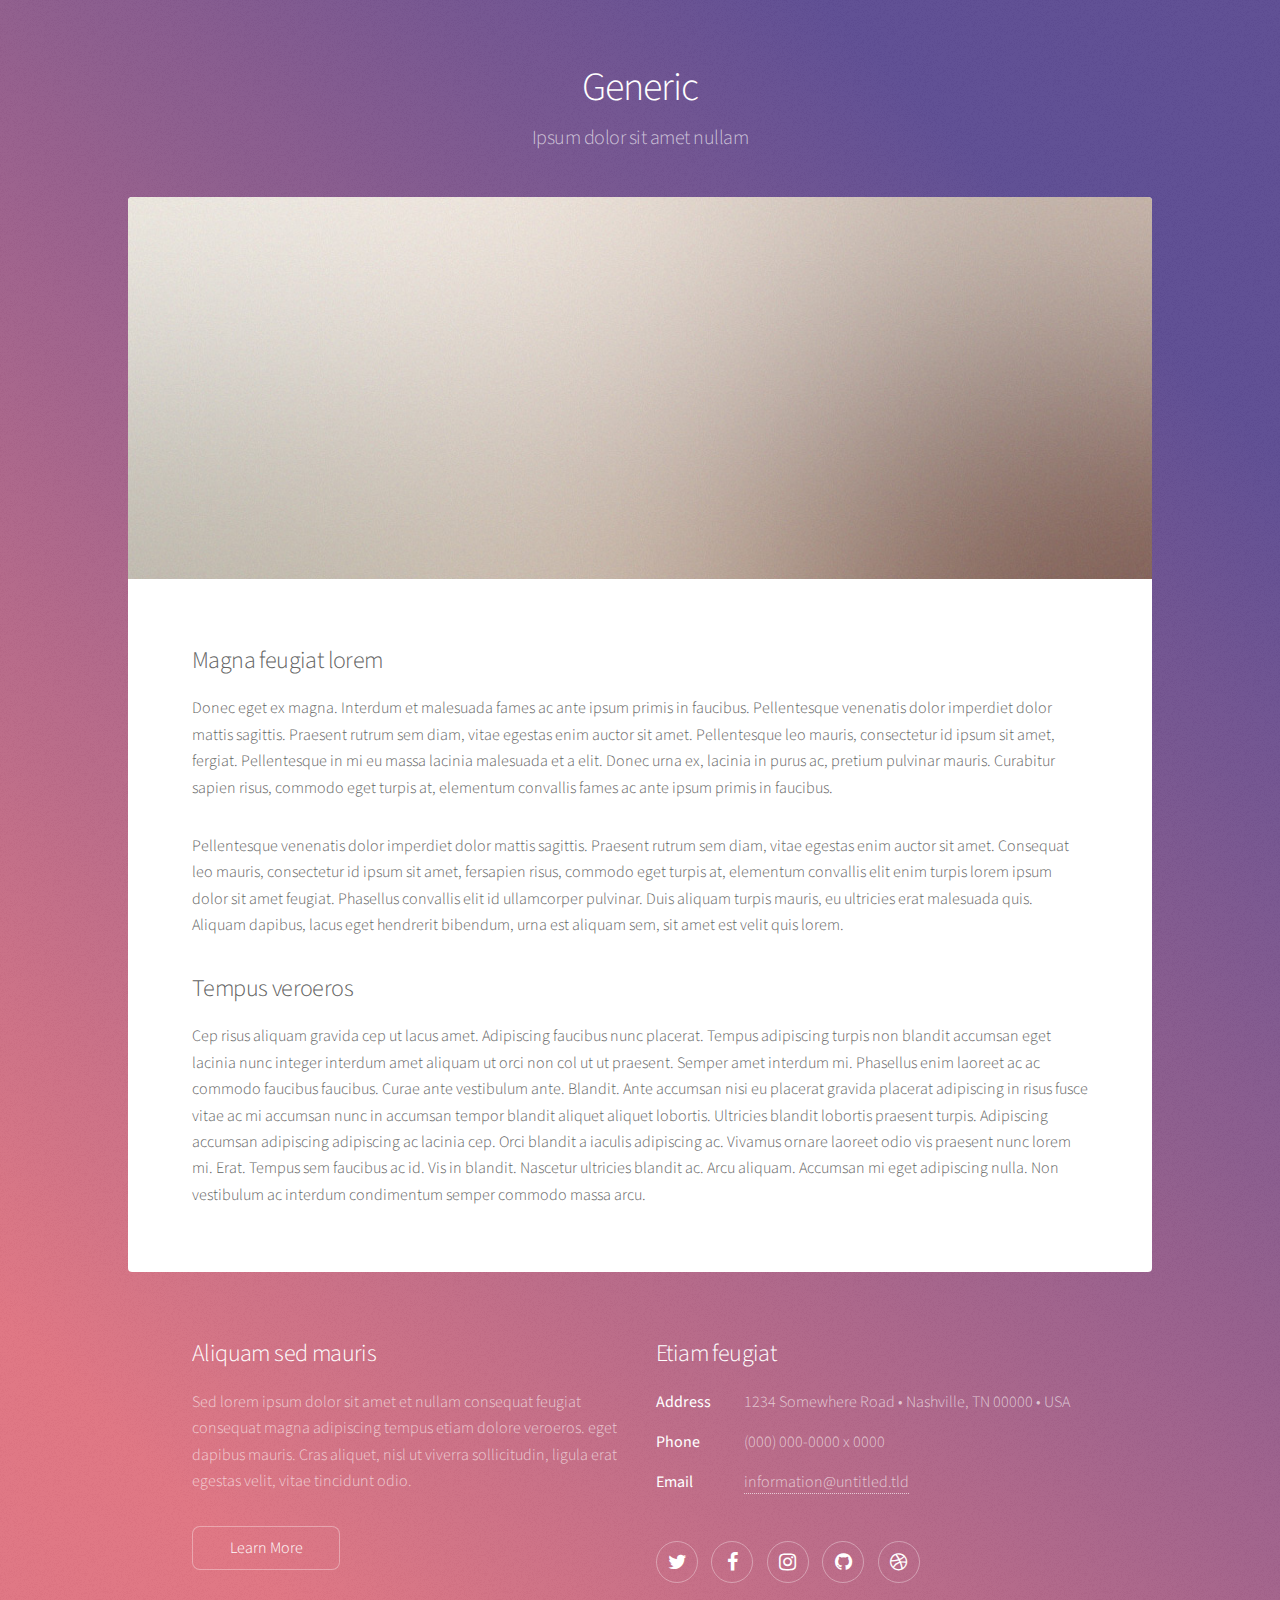
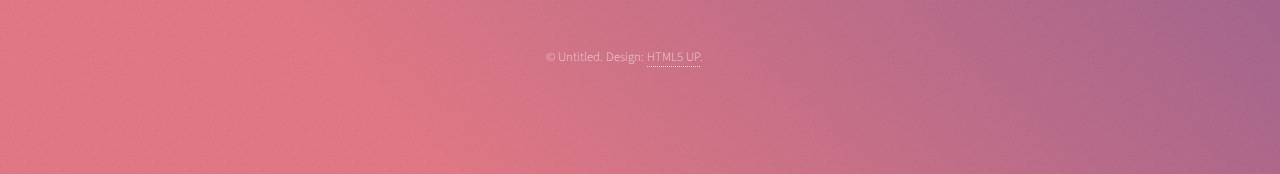
<file: generic.html>
<!DOCTYPE HTML>
<!--
	Stellar by HTML5 UP
	html5up.net | @ajlkn
	Free for personal and commercial use under the CCA 3.0 license (html5up.net/license)
-->
<html>
	<head>
		<title>Generic - Stellar by HTML5 UP</title>
		<meta charset="utf-8" />
		<meta name="viewport" content="width=device-width, initial-scale=1, user-scalable=no" />
		<link rel="stylesheet" href="assets/css/main.css" />
		<noscript><link rel="stylesheet" href="assets/css/noscript.css" /></noscript>
	</head>
	<body class="is-preload">

		<!-- Wrapper -->
			<div id="wrapper">

				<!-- Header -->
					<header id="header">
						<h1>Generic</h1>
						<p>Ipsum dolor sit amet nullam</p>
					</header>

				<!-- Main -->
					<div id="main">

						<!-- Content -->
							<section id="content" class="main">
								<span class="image main"><img src="images/pic04.jpg" alt="" /></span>
								<h2>Magna feugiat lorem</h2>
								<p>Donec eget ex magna. Interdum et malesuada fames ac ante ipsum primis in faucibus. Pellentesque venenatis dolor imperdiet dolor mattis sagittis. Praesent rutrum sem diam, vitae egestas enim auctor sit amet. Pellentesque leo mauris, consectetur id ipsum sit amet, fergiat. Pellentesque in mi eu massa lacinia malesuada et a elit. Donec urna ex, lacinia in purus ac, pretium pulvinar mauris. Curabitur sapien risus, commodo eget turpis at, elementum convallis fames ac ante ipsum primis in faucibus.</p>
								<p>Pellentesque venenatis dolor imperdiet dolor mattis sagittis. Praesent rutrum sem diam, vitae egestas enim auctor sit amet. Consequat leo mauris, consectetur id ipsum sit amet, fersapien risus, commodo eget turpis at, elementum convallis elit enim turpis lorem ipsum dolor sit amet feugiat. Phasellus convallis elit id ullamcorper pulvinar. Duis aliquam turpis mauris, eu ultricies erat malesuada quis. Aliquam dapibus, lacus eget hendrerit bibendum, urna est aliquam sem, sit amet est velit quis lorem.</p>
								<h2>Tempus veroeros</h2>
								<p>Cep risus aliquam gravida cep ut lacus amet. Adipiscing faucibus nunc placerat. Tempus adipiscing turpis non blandit accumsan eget lacinia nunc integer interdum amet aliquam ut orci non col ut ut praesent. Semper amet interdum mi. Phasellus enim laoreet ac ac commodo faucibus faucibus. Curae ante vestibulum ante. Blandit. Ante accumsan nisi eu placerat gravida placerat adipiscing in risus fusce vitae ac mi accumsan nunc in accumsan tempor blandit aliquet aliquet lobortis. Ultricies blandit lobortis praesent turpis. Adipiscing accumsan adipiscing adipiscing ac lacinia cep. Orci blandit a iaculis adipiscing ac. Vivamus ornare laoreet odio vis praesent nunc lorem mi. Erat. Tempus sem faucibus ac id. Vis in blandit. Nascetur ultricies blandit ac. Arcu aliquam. Accumsan mi eget adipiscing nulla. Non vestibulum ac interdum condimentum semper commodo massa arcu.</p>
							</section>

					</div>

				<!-- Footer -->
					<footer id="footer">
						<section>
							<h2>Aliquam sed mauris</h2>
							<p>Sed lorem ipsum dolor sit amet et nullam consequat feugiat consequat magna adipiscing tempus etiam dolore veroeros. eget dapibus mauris. Cras aliquet, nisl ut viverra sollicitudin, ligula erat egestas velit, vitae tincidunt odio.</p>
							<ul class="actions">
								<li><a href="#" class="button">Learn More</a></li>
							</ul>
						</section>
						<section>
							<h2>Etiam feugiat</h2>
							<dl class="alt">
								<dt>Address</dt>
								<dd>1234 Somewhere Road &bull; Nashville, TN 00000 &bull; USA</dd>
								<dt>Phone</dt>
								<dd>(000) 000-0000 x 0000</dd>
								<dt>Email</dt>
								<dd><a href="#">information@untitled.tld</a></dd>
							</dl>
							<ul class="icons">
								<li><a href="#" class="icon fa-twitter alt"><span class="label">Twitter</span></a></li>
								<li><a href="#" class="icon fa-facebook alt"><span class="label">Facebook</span></a></li>
								<li><a href="#" class="icon fa-instagram alt"><span class="label">Instagram</span></a></li>
								<li><a href="#" class="icon fa-github alt"><span class="label">GitHub</span></a></li>
								<li><a href="#" class="icon fa-dribbble alt"><span class="label">Dribbble</span></a></li>
							</ul>
						</section>
						<p class="copyright">&copy; Untitled. Design: <a href="https://html5up.net">HTML5 UP</a>.</p>
					</footer>

			</div>

		<!-- Scripts -->
			<script src="assets/js/jquery.min.js"></script>
			<script src="assets/js/jquery.scrollex.min.js"></script>
			<script src="assets/js/jquery.scrolly.min.js"></script>
			<script src="assets/js/browser.min.js"></script>
			<script src="assets/js/breakpoints.min.js"></script>
			<script src="assets/js/util.js"></script>
			<script src="assets/js/main.js"></script>

	</body>
</html>
</file>
<file: assets/css/noscript.css>
/*
	Stellar by HTML5 UP
	html5up.net | @ajlkn
	Free for personal and commercial use under the CCA 3.0 license (html5up.net/license)
*/

/* Header */

	body.is-preload #header.alt > * {
		opacity: 1;
	}

	body.is-preload #header.alt .logo {
		-moz-transform: none;
		-webkit-transform: none;
		-ms-transform: none;
		transform: none;
	}
</file>
<file: events/201904-miniworkshop/assets/css/noscript.css>
/*
	Stellar by HTML5 UP
	html5up.net | @ajlkn
	Free for personal and commercial use under the CCA 3.0 license (html5up.net/license)
*/

/* Header */

	body.is-preload #header.alt > * {
		opacity: 1;
	}

	body.is-preload #header.alt .logo {
		-moz-transform: none;
		-webkit-transform: none;
		-ms-transform: none;
		transform: none;
	}
</file>
<file: events/201909-naschool/assets/css/noscript.css>
/*
	Stellar by HTML5 UP
	html5up.net | @ajlkn
	Free for personal and commercial use under the CCA 3.0 license (html5up.net/license)
*/

/* Header */

	body.is-preload #header.alt > * {
		opacity: 1;
	}

	body.is-preload #header.alt .logo {
		-moz-transform: none;
		-webkit-transform: none;
		-ms-transform: none;
		transform: none;
	}
</file>
<file: assets/css/main.css>
@import url(font-awesome.min.css);
@import "https://fonts.googleapis.com/css?family=Source+Sans+Pro:300,400";

/*
	Stellar by HTML5 UP
	html5up.net | @ajlkn
	Free for personal and commercial use under the CCA 3.0 license (html5up.net/license)
*/

html, body, div, span, applet, object,
iframe, h1, h2, h3, h4, h5, h6, p, blockquote,
pre, a, abbr, acronym, address, big, cite,
code, del, dfn, em, img, ins, kbd, q, s, samp,
small, strike, strong, sub, sup, tt, var, b,
u, i, center, dl, dt, dd, ol, ul, li, fieldset,
form, label, legend, table, caption, tbody,
tfoot, thead, tr, th, td, article, aside,
canvas, details, embed, figure, figcaption,
footer, header, hgroup, menu, nav, output, ruby,
section, summary, time, mark, audio, video {
	margin: 0;
	padding: 0;
	border: 0;
	font-size: 100%;
	font: inherit;
	vertical-align: baseline;}

article, aside, details, figcaption, figure,
footer, header, hgroup, menu, nav, section {
	display: block;}

body {
	line-height: 1;
}

ol, ul {
	list-style: none;
}

blockquote, q {
	quotes: none;
}

	blockquote:before, blockquote:after, q:before, q:after {
		content: '';
		content: none;
	}

table {
	border-collapse: collapse;
	border-spacing: 0;
}

body {
	-webkit-text-size-adjust: none;
}

mark {
	background-color: transparent;
	color: inherit;
}

input::-moz-focus-inner {
	border: 0;
	padding: 0;
}

input, select, textarea {
	-moz-appearance: none;
	-webkit-appearance: none;
	-ms-appearance: none;
	appearance: none;
}

/* Basic */

	@-ms-viewport {
		width: device-width;
	}

	body {
		-ms-overflow-style: scrollbar;
	}

	@media screen and (max-width: 480px) {

		html, body {
			min-width: 320px;
		}

	}

	html {
		box-sizing: border-box;
	}

	*, *:before, *:after {
		box-sizing: inherit;
	}

	body {
		background-color: #935d8c;
		background-image: url("images/overlay.png"), -moz-linear-gradient(45deg, #e37682 15%, #5f4d93 85%);
		background-image: url("images/overlay.png"), -webkit-linear-gradient(45deg, #e37682 15%, #5f4d93 85%);
		background-image: url("images/overlay.png"), -ms-linear-gradient(45deg, #e37682 15%, #5f4d93 85%);
		background-image: url("images/overlay.png"), linear-gradient(45deg, #e37682 15%, #5f4d93 85%);
	}

		body.is-preload *, body.is-preload *:before, body.is-preload *:after {
			-moz-animation: none !important;
			-webkit-animation: none !important;
			-ms-animation: none !important;
			animation: none !important;
			-moz-transition: none !important;
			-webkit-transition: none !important;
			-ms-transition: none !important;
			transition: none !important;
		}

/* Type */

	body {
		background-color: #935d8c;
		color: rgba(255, 255, 255, 0.65);
	}

	body, input, select, textarea {
		font-family: "Source Sans Pro", Helvetica, sans-serif;
		font-size: 17pt;
		font-weight: 300;
		line-height: 1.65;
	}

		@media screen and (max-width: 1680px) {

			body, input, select, textarea {
				font-size: 14pt;
			}

		}

		@media screen and (max-width: 1280px) {

			body, input, select, textarea {
				font-size: 12pt;
			}

		}

		@media screen and (max-width: 360px) {

			body, input, select, textarea {
				font-size: 11pt;
			}

		}

	a {
		-moz-transition: color 0.2s ease, border-bottom 0.2s ease;
		-webkit-transition: color 0.2s ease, border-bottom 0.2s ease;
		-ms-transition: color 0.2s ease, border-bottom 0.2s ease;
		transition: color 0.2s ease, border-bottom 0.2s ease;
		text-decoration: none;
		border-bottom: dotted 1px;
		color: inherit;
	}

		a:hover {
			border-bottom-color: transparent;
		}

	strong, b {
		font-weight: 400;
	}

	em, i {
		font-style: italic;
	}

	p {
		margin: 0 0 2em 0;
	}

		p.content {
			-moz-columns: 20em 2;
			-webkit-columns: 20em 2;
			-ms-columns: 20em 2;
			columns: 20em 2;
			-moz-column-gap: 2em;
			-webkit-column-gap: 2em;
			-ms-column-gap: 2em;
			column-gap: 2em;
			text-align: justify;
		}

	h1, h2, h3, h4, h5, h6 {
		font-weight: 300;
		line-height: 1.5;
		margin: 0 0 0.7em 0;
		letter-spacing: -0.025em;
	}

		h1 a, h2 a, h3 a, h4 a, h5 a, h6 a {
			color: inherit;
			text-decoration: none;
		}

	h1 {
		font-size: 2.5em;
		line-height: 1.2;
	}

	h2 {
		font-size: 1.5em;
	}

	h3 {
		font-size: 1.25em;
	}

	h4 {
		font-size: 1.1em;
	}

	h5 {
		font-size: 0.9em;
	}

	h6 {
		font-size: 0.7em;
	}

	@media screen and (max-width: 736px) {

		h1 {
			font-size: 2em;
		}

	}

	sub {
		font-size: 0.8em;
		position: relative;
		top: 0.5em;
	}

	sup {
		font-size: 0.8em;
		position: relative;
		top: -0.5em;
	}

	blockquote {
		border-left: solid 4px;
		font-style: italic;
		margin: 0 0 2em 0;
		padding: 0.5em 0 0.5em 2em;
	}

	code {
		border-radius: 8px;
		border: solid 1px;
		font-family: "Courier New", monospace;
		font-size: 0.9em;
		margin: 0 0.25em;
		padding: 0.25em 0.65em;
	}

	pre {
		-webkit-overflow-scrolling: touch;
		font-family: "Courier New", monospace;
		font-size: 0.9em;
		margin: 0 0 2em 0;
	}

		pre code {
			display: block;
			line-height: 1.75;
			padding: 1em 1.5em;
			overflow-x: auto;
		}

	hr {
		border: 0;
		border-bottom: solid 1px;
		margin: 2em 0;
	}

		hr.major {
			margin: 3em 0;
		}

	.align-left {
		text-align: left;
	}

	.align-center {
		text-align: center;
	}

	.align-right {
		text-align: right;
	}

	input, select, textarea {
		color: #ffffff;
	}

	a:hover {
		color: #ffffff;
	}

	strong, b {
		color: #ffffff;
	}

	h1, h2, h3, h4, h5, h6 {
		color: #ffffff;
	}

	blockquote {
		border-left-color: rgba(255, 255, 255, 0.35);
	}

	code {
		background: rgba(255, 255, 255, 0.075);
		border-color: rgba(255, 255, 255, 0.35);
	}

	hr {
		border-bottom-color: rgba(255, 255, 255, 0.35);
	}

/* Row */

	.row {
		display: flex;
		flex-wrap: wrap;
		box-sizing: border-box;
		align-items: stretch;
	}

		.row > * {
			box-sizing: border-box;
		}

		.row.gtr-uniform > * > :last-child {
			margin-bottom: 0;
		}

		.row.aln-left {
			justify-content: flex-start;
		}

		.row.aln-center {
			justify-content: center;
		}

		.row.aln-right {
			justify-content: flex-end;
		}

		.row.aln-top {
			align-items: flex-start;
		}

		.row.aln-middle {
			align-items: center;
		}

		.row.aln-bottom {
			align-items: flex-end;
		}

		.row > .imp {
			order: -1;
		}

		.row > .col-1 {
			width: 8.3333333333%;
		}

		.row > .off-1 {
			margin-left: 8.3333333333%;
		}

		.row > .col-2 {
			width: 16.6666666667%;
		}

		.row > .off-2 {
			margin-left: 16.6666666667%;
		}

		.row > .col-3 {
			width: 25%;
		}

		.row > .off-3 {
			margin-left: 25%;
		}

		.row > .col-4 {
			width: 33.3333333333%;
		}

		.row > .off-4 {
			margin-left: 33.3333333333%;
		}

		.row > .col-5 {
			width: 41.6666666667%;
		}

		.row > .off-5 {
			margin-left: 41.6666666667%;
		}

		.row > .col-6 {
			width: 50%;
		}

		.row > .off-6 {
			margin-left: 50%;
		}

		.row > .col-7 {
			width: 58.3333333333%;
		}

		.row > .off-7 {
			margin-left: 58.3333333333%;
		}

		.row > .col-8 {
			width: 66.6666666667%;
		}

		.row > .off-8 {
			margin-left: 66.6666666667%;
		}

		.row > .col-9 {
			width: 75%;
		}

		.row > .off-9 {
			margin-left: 75%;
		}

		.row > .col-10 {
			width: 83.3333333333%;
		}

		.row > .off-10 {
			margin-left: 83.3333333333%;
		}

		.row > .col-11 {
			width: 91.6666666667%;
		}

		.row > .off-11 {
			margin-left: 91.6666666667%;
		}

		.row > .col-12 {
			width: 100%;
		}

		.row > .off-12 {
			margin-left: 100%;
		}

		.row.gtr-0 {
			margin-top: 0;
			margin-left: 0em;
		}

			.row.gtr-0 > * {
				padding: 0 0 0 0em;
			}

			.row.gtr-0.gtr-uniform {
				margin-top: 0em;
			}

				.row.gtr-0.gtr-uniform > * {
					padding-top: 0em;
				}

		.row.gtr-25 {
			margin-top: 0;
			margin-left: -0.375em;
		}

			.row.gtr-25 > * {
				padding: 0 0 0 0.375em;
			}

			.row.gtr-25.gtr-uniform {
				margin-top: -0.375em;
			}

				.row.gtr-25.gtr-uniform > * {
					padding-top: 0.375em;
				}

		.row.gtr-50 {
			margin-top: 0;
			margin-left: -0.75em;
		}

			.row.gtr-50 > * {
				padding: 0 0 0 0.75em;
			}

			.row.gtr-50.gtr-uniform {
				margin-top: -0.75em;
			}

				.row.gtr-50.gtr-uniform > * {
					padding-top: 0.75em;
				}

		.row {
			margin-top: 0;
			margin-left: -1.5em;
		}

			.row > * {
				padding: 0 0 0 1.5em;
			}

			.row.gtr-uniform {
				margin-top: -1.5em;
			}

				.row.gtr-uniform > * {
					padding-top: 1.5em;
				}

		.row.gtr-150 {
			margin-top: 0;
			margin-left: -2.25em;
		}

			.row.gtr-150 > * {
				padding: 0 0 0 2.25em;
			}

			.row.gtr-150.gtr-uniform {
				margin-top: -2.25em;
			}

				.row.gtr-150.gtr-uniform > * {
					padding-top: 2.25em;
				}

		.row.gtr-200 {
			margin-top: 0;
			margin-left: -3em;
		}

			.row.gtr-200 > * {
				padding: 0 0 0 3em;
			}

			.row.gtr-200.gtr-uniform {
				margin-top: -3em;
			}

				.row.gtr-200.gtr-uniform > * {
					padding-top: 3em;
				}

		@media screen and (max-width: 1680px) {

			.row {
				display: flex;
				flex-wrap: wrap;
				box-sizing: border-box;
				align-items: stretch;
			}

				.row > * {
					box-sizing: border-box;
				}

				.row.gtr-uniform > * > :last-child {
					margin-bottom: 0;
				}

				.row.aln-left {
					justify-content: flex-start;
				}

				.row.aln-center {
					justify-content: center;
				}

				.row.aln-right {
					justify-content: flex-end;
				}

				.row.aln-top {
					align-items: flex-start;
				}

				.row.aln-middle {
					align-items: center;
				}

				.row.aln-bottom {
					align-items: flex-end;
				}

				.row > .imp-xlarge {
					order: -1;
				}

				.row > .col-1-xlarge {
					width: 8.3333333333%;
				}

				.row > .off-1-xlarge {
					margin-left: 8.3333333333%;
				}

				.row > .col-2-xlarge {
					width: 16.6666666667%;
				}

				.row > .off-2-xlarge {
					margin-left: 16.6666666667%;
				}

				.row > .col-3-xlarge {
					width: 25%;
				}

				.row > .off-3-xlarge {
					margin-left: 25%;
				}

				.row > .col-4-xlarge {
					width: 33.3333333333%;
				}

				.row > .off-4-xlarge {
					margin-left: 33.3333333333%;
				}

				.row > .col-5-xlarge {
					width: 41.6666666667%;
				}

				.row > .off-5-xlarge {
					margin-left: 41.6666666667%;
				}

				.row > .col-6-xlarge {
					width: 50%;
				}

				.row > .off-6-xlarge {
					margin-left: 50%;
				}

				.row > .col-7-xlarge {
					width: 58.3333333333%;
				}

				.row > .off-7-xlarge {
					margin-left: 58.3333333333%;
				}

				.row > .col-8-xlarge {
					width: 66.6666666667%;
				}

				.row > .off-8-xlarge {
					margin-left: 66.6666666667%;
				}

				.row > .col-9-xlarge {
					width: 75%;
				}

				.row > .off-9-xlarge {
					margin-left: 75%;
				}

				.row > .col-10-xlarge {
					width: 83.3333333333%;
				}

				.row > .off-10-xlarge {
					margin-left: 83.3333333333%;
				}

				.row > .col-11-xlarge {
					width: 91.6666666667%;
				}

				.row > .off-11-xlarge {
					margin-left: 91.6666666667%;
				}

				.row > .col-12-xlarge {
					width: 100%;
				}

				.row > .off-12-xlarge {
					margin-left: 100%;
				}

				.row.gtr-0 {
					margin-top: 0;
					margin-left: 0em;
				}

					.row.gtr-0 > * {
						padding: 0 0 0 0em;
					}

					.row.gtr-0.gtr-uniform {
						margin-top: 0em;
					}

						.row.gtr-0.gtr-uniform > * {
							padding-top: 0em;
						}

				.row.gtr-25 {
					margin-top: 0;
					margin-left: -0.375em;
				}

					.row.gtr-25 > * {
						padding: 0 0 0 0.375em;
					}

					.row.gtr-25.gtr-uniform {
						margin-top: -0.375em;
					}

						.row.gtr-25.gtr-uniform > * {
							padding-top: 0.375em;
						}

				.row.gtr-50 {
					margin-top: 0;
					margin-left: -0.75em;
				}

					.row.gtr-50 > * {
						padding: 0 0 0 0.75em;
					}

					.row.gtr-50.gtr-uniform {
						margin-top: -0.75em;
					}

						.row.gtr-50.gtr-uniform > * {
							padding-top: 0.75em;
						}

				.row {
					margin-top: 0;
					margin-left: -1.5em;
				}

					.row > * {
						padding: 0 0 0 1.5em;
					}

					.row.gtr-uniform {
						margin-top: -1.5em;
					}

						.row.gtr-uniform > * {
							padding-top: 1.5em;
						}

				.row.gtr-150 {
					margin-top: 0;
					margin-left: -2.25em;
				}

					.row.gtr-150 > * {
						padding: 0 0 0 2.25em;
					}

					.row.gtr-150.gtr-uniform {
						margin-top: -2.25em;
					}

						.row.gtr-150.gtr-uniform > * {
							padding-top: 2.25em;
						}

				.row.gtr-200 {
					margin-top: 0;
					margin-left: -3em;
				}

					.row.gtr-200 > * {
						padding: 0 0 0 3em;
					}

					.row.gtr-200.gtr-uniform {
						margin-top: -3em;
					}

						.row.gtr-200.gtr-uniform > * {
							padding-top: 3em;
						}

		}

		@media screen and (max-width: 1280px) {

			.row {
				display: flex;
				flex-wrap: wrap;
				box-sizing: border-box;
				align-items: stretch;
			}

				.row > * {
					box-sizing: border-box;
				}

				.row.gtr-uniform > * > :last-child {
					margin-bottom: 0;
				}

				.row.aln-left {
					justify-content: flex-start;
				}

				.row.aln-center {
					justify-content: center;
				}

				.row.aln-right {
					justify-content: flex-end;
				}

				.row.aln-top {
					align-items: flex-start;
				}

				.row.aln-middle {
					align-items: center;
				}

				.row.aln-bottom {
					align-items: flex-end;
				}

				.row > .imp-large {
					order: -1;
				}

				.row > .col-1-large {
					width: 8.3333333333%;
				}

				.row > .off-1-large {
					margin-left: 8.3333333333%;
				}

				.row > .col-2-large {
					width: 16.6666666667%;
				}

				.row > .off-2-large {
					margin-left: 16.6666666667%;
				}

				.row > .col-3-large {
					width: 25%;
				}

				.row > .off-3-large {
					margin-left: 25%;
				}

				.row > .col-4-large {
					width: 33.3333333333%;
				}

				.row > .off-4-large {
					margin-left: 33.3333333333%;
				}

				.row > .col-5-large {
					width: 41.6666666667%;
				}

				.row > .off-5-large {
					margin-left: 41.6666666667%;
				}

				.row > .col-6-large {
					width: 50%;
				}

				.row > .off-6-large {
					margin-left: 50%;
				}

				.row > .col-7-large {
					width: 58.3333333333%;
				}

				.row > .off-7-large {
					margin-left: 58.3333333333%;
				}

				.row > .col-8-large {
					width: 66.6666666667%;
				}

				.row > .off-8-large {
					margin-left: 66.6666666667%;
				}

				.row > .col-9-large {
					width: 75%;
				}

				.row > .off-9-large {
					margin-left: 75%;
				}

				.row > .col-10-large {
					width: 83.3333333333%;
				}

				.row > .off-10-large {
					margin-left: 83.3333333333%;
				}

				.row > .col-11-large {
					width: 91.6666666667%;
				}

				.row > .off-11-large {
					margin-left: 91.6666666667%;
				}

				.row > .col-12-large {
					width: 100%;
				}

				.row > .off-12-large {
					margin-left: 100%;
				}

				.row.gtr-0 {
					margin-top: 0;
					margin-left: 0em;
				}

					.row.gtr-0 > * {
						padding: 0 0 0 0em;
					}

					.row.gtr-0.gtr-uniform {
						margin-top: 0em;
					}

						.row.gtr-0.gtr-uniform > * {
							padding-top: 0em;
						}

				.row.gtr-25 {
					margin-top: 0;
					margin-left: -0.375em;
				}

					.row.gtr-25 > * {
						padding: 0 0 0 0.375em;
					}

					.row.gtr-25.gtr-uniform {
						margin-top: -0.375em;
					}

						.row.gtr-25.gtr-uniform > * {
							padding-top: 0.375em;
						}

				.row.gtr-50 {
					margin-top: 0;
					margin-left: -0.75em;
				}

					.row.gtr-50 > * {
						padding: 0 0 0 0.75em;
					}

					.row.gtr-50.gtr-uniform {
						margin-top: -0.75em;
					}

						.row.gtr-50.gtr-uniform > * {
							padding-top: 0.75em;
						}

				.row {
					margin-top: 0;
					margin-left: -1.5em;
				}

					.row > * {
						padding: 0 0 0 1.5em;
					}

					.row.gtr-uniform {
						margin-top: -1.5em;
					}

						.row.gtr-uniform > * {
							padding-top: 1.5em;
						}

				.row.gtr-150 {
					margin-top: 0;
					margin-left: -2.25em;
				}

					.row.gtr-150 > * {
						padding: 0 0 0 2.25em;
					}

					.row.gtr-150.gtr-uniform {
						margin-top: -2.25em;
					}

						.row.gtr-150.gtr-uniform > * {
							padding-top: 2.25em;
						}

				.row.gtr-200 {
					margin-top: 0;
					margin-left: -3em;
				}

					.row.gtr-200 > * {
						padding: 0 0 0 3em;
					}

					.row.gtr-200.gtr-uniform {
						margin-top: -3em;
					}

						.row.gtr-200.gtr-uniform > * {
							padding-top: 3em;
						}

		}

		@media screen and (max-width: 980px) {

			.row {
				display: flex;
				flex-wrap: wrap;
				box-sizing: border-box;
				align-items: stretch;
			}

				.row > * {
					box-sizing: border-box;
				}

				.row.gtr-uniform > * > :last-child {
					margin-bottom: 0;
				}

				.row.aln-left {
					justify-content: flex-start;
				}

				.row.aln-center {
					justify-content: center;
				}

				.row.aln-right {
					justify-content: flex-end;
				}

				.row.aln-top {
					align-items: flex-start;
				}

				.row.aln-middle {
					align-items: center;
				}

				.row.aln-bottom {
					align-items: flex-end;
				}

				.row > .imp-medium {
					order: -1;
				}

				.row > .col-1-medium {
					width: 8.3333333333%;
				}

				.row > .off-1-medium {
					margin-left: 8.3333333333%;
				}

				.row > .col-2-medium {
					width: 16.6666666667%;
				}

				.row > .off-2-medium {
					margin-left: 16.6666666667%;
				}

				.row > .col-3-medium {
					width: 25%;
				}

				.row > .off-3-medium {
					margin-left: 25%;
				}

				.row > .col-4-medium {
					width: 33.3333333333%;
				}

				.row > .off-4-medium {
					margin-left: 33.3333333333%;
				}

				.row > .col-5-medium {
					width: 41.6666666667%;
				}

				.row > .off-5-medium {
					margin-left: 41.6666666667%;
				}

				.row > .col-6-medium {
					width: 50%;
				}

				.row > .off-6-medium {
					margin-left: 50%;
				}

				.row > .col-7-medium {
					width: 58.3333333333%;
				}

				.row > .off-7-medium {
					margin-left: 58.3333333333%;
				}

				.row > .col-8-medium {
					width: 66.6666666667%;
				}

				.row > .off-8-medium {
					margin-left: 66.6666666667%;
				}

				.row > .col-9-medium {
					width: 75%;
				}

				.row > .off-9-medium {
					margin-left: 75%;
				}

				.row > .col-10-medium {
					width: 83.3333333333%;
				}

				.row > .off-10-medium {
					margin-left: 83.3333333333%;
				}

				.row > .col-11-medium {
					width: 91.6666666667%;
				}

				.row > .off-11-medium {
					margin-left: 91.6666666667%;
				}

				.row > .col-12-medium {
					width: 100%;
				}

				.row > .off-12-medium {
					margin-left: 100%;
				}

				.row.gtr-0 {
					margin-top: 0;
					margin-left: 0em;
				}

					.row.gtr-0 > * {
						padding: 0 0 0 0em;
					}

					.row.gtr-0.gtr-uniform {
						margin-top: 0em;
					}

						.row.gtr-0.gtr-uniform > * {
							padding-top: 0em;
						}

				.row.gtr-25 {
					margin-top: 0;
					margin-left: -0.375em;
				}

					.row.gtr-25 > * {
						padding: 0 0 0 0.375em;
					}

					.row.gtr-25.gtr-uniform {
						margin-top: -0.375em;
					}

						.row.gtr-25.gtr-uniform > * {
							padding-top: 0.375em;
						}

				.row.gtr-50 {
					margin-top: 0;
					margin-left: -0.75em;
				}

					.row.gtr-50 > * {
						padding: 0 0 0 0.75em;
					}

					.row.gtr-50.gtr-uniform {
						margin-top: -0.75em;
					}

						.row.gtr-50.gtr-uniform > * {
							padding-top: 0.75em;
						}

				.row {
					margin-top: 0;
					margin-left: -1.5em;
				}

					.row > * {
						padding: 0 0 0 1.5em;
					}

					.row.gtr-uniform {
						margin-top: -1.5em;
					}

						.row.gtr-uniform > * {
							padding-top: 1.5em;
						}

				.row.gtr-150 {
					margin-top: 0;
					margin-left: -2.25em;
				}

					.row.gtr-150 > * {
						padding: 0 0 0 2.25em;
					}

					.row.gtr-150.gtr-uniform {
						margin-top: -2.25em;
					}

						.row.gtr-150.gtr-uniform > * {
							padding-top: 2.25em;
						}

				.row.gtr-200 {
					margin-top: 0;
					margin-left: -3em;
				}

					.row.gtr-200 > * {
						padding: 0 0 0 3em;
					}

					.row.gtr-200.gtr-uniform {
						margin-top: -3em;
					}

						.row.gtr-200.gtr-uniform > * {
							padding-top: 3em;
						}

		}

		@media screen and (max-width: 736px) {

			.row {
				display: flex;
				flex-wrap: wrap;
				box-sizing: border-box;
				align-items: stretch;
			}

				.row > * {
					box-sizing: border-box;
				}

				.row.gtr-uniform > * > :last-child {
					margin-bottom: 0;
				}

				.row.aln-left {
					justify-content: flex-start;
				}

				.row.aln-center {
					justify-content: center;
				}

				.row.aln-right {
					justify-content: flex-end;
				}

				.row.aln-top {
					align-items: flex-start;
				}

				.row.aln-middle {
					align-items: center;
				}

				.row.aln-bottom {
					align-items: flex-end;
				}

				.row > .imp-small {
					order: -1;
				}

				.row > .col-1-small {
					width: 8.3333333333%;
				}

				.row > .off-1-small {
					margin-left: 8.3333333333%;
				}

				.row > .col-2-small {
					width: 16.6666666667%;
				}

				.row > .off-2-small {
					margin-left: 16.6666666667%;
				}

				.row > .col-3-small {
					width: 25%;
				}

				.row > .off-3-small {
					margin-left: 25%;
				}

				.row > .col-4-small {
					width: 33.3333333333%;
				}

				.row > .off-4-small {
					margin-left: 33.3333333333%;
				}

				.row > .col-5-small {
					width: 41.6666666667%;
				}

				.row > .off-5-small {
					margin-left: 41.6666666667%;
				}

				.row > .col-6-small {
					width: 50%;
				}

				.row > .off-6-small {
					margin-left: 50%;
				}

				.row > .col-7-small {
					width: 58.3333333333%;
				}

				.row > .off-7-small {
					margin-left: 58.3333333333%;
				}

				.row > .col-8-small {
					width: 66.6666666667%;
				}

				.row > .off-8-small {
					margin-left: 66.6666666667%;
				}

				.row > .col-9-small {
					width: 75%;
				}

				.row > .off-9-small {
					margin-left: 75%;
				}

				.row > .col-10-small {
					width: 83.3333333333%;
				}

				.row > .off-10-small {
					margin-left: 83.3333333333%;
				}

				.row > .col-11-small {
					width: 91.6666666667%;
				}

				.row > .off-11-small {
					margin-left: 91.6666666667%;
				}

				.row > .col-12-small {
					width: 100%;
				}

				.row > .off-12-small {
					margin-left: 100%;
				}

				.row.gtr-0 {
					margin-top: 0;
					margin-left: 0em;
				}

					.row.gtr-0 > * {
						padding: 0 0 0 0em;
					}

					.row.gtr-0.gtr-uniform {
						margin-top: 0em;
					}

						.row.gtr-0.gtr-uniform > * {
							padding-top: 0em;
						}

				.row.gtr-25 {
					margin-top: 0;
					margin-left: -0.25em;
				}

					.row.gtr-25 > * {
						padding: 0 0 0 0.25em;
					}

					.row.gtr-25.gtr-uniform {
						margin-top: -0.25em;
					}

						.row.gtr-25.gtr-uniform > * {
							padding-top: 0.25em;
						}

				.row.gtr-50 {
					margin-top: 0;
					margin-left: -0.5em;
				}

					.row.gtr-50 > * {
						padding: 0 0 0 0.5em;
					}

					.row.gtr-50.gtr-uniform {
						margin-top: -0.5em;
					}

						.row.gtr-50.gtr-uniform > * {
							padding-top: 0.5em;
						}

				.row {
					margin-top: 0;
					margin-left: -1em;
				}

					.row > * {
						padding: 0 0 0 1em;
					}

					.row.gtr-uniform {
						margin-top: -1em;
					}

						.row.gtr-uniform > * {
							padding-top: 1em;
						}

				.row.gtr-150 {
					margin-top: 0;
					margin-left: -1.5em;
				}

					.row.gtr-150 > * {
						padding: 0 0 0 1.5em;
					}

					.row.gtr-150.gtr-uniform {
						margin-top: -1.5em;
					}

						.row.gtr-150.gtr-uniform > * {
							padding-top: 1.5em;
						}

				.row.gtr-200 {
					margin-top: 0;
					margin-left: -2em;
				}

					.row.gtr-200 > * {
						padding: 0 0 0 2em;
					}

					.row.gtr-200.gtr-uniform {
						margin-top: -2em;
					}

						.row.gtr-200.gtr-uniform > * {
							padding-top: 2em;
						}

		}

		@media screen and (max-width: 480px) {

			.row {
				display: flex;
				flex-wrap: wrap;
				box-sizing: border-box;
				align-items: stretch;
			}

				.row > * {
					box-sizing: border-box;
				}

				.row.gtr-uniform > * > :last-child {
					margin-bottom: 0;
				}

				.row.aln-left {
					justify-content: flex-start;
				}

				.row.aln-center {
					justify-content: center;
				}

				.row.aln-right {
					justify-content: flex-end;
				}

				.row.aln-top {
					align-items: flex-start;
				}

				.row.aln-middle {
					align-items: center;
				}

				.row.aln-bottom {
					align-items: flex-end;
				}

				.row > .imp-xsmall {
					order: -1;
				}

				.row > .col-1-xsmall {
					width: 8.3333333333%;
				}

				.row > .off-1-xsmall {
					margin-left: 8.3333333333%;
				}

				.row > .col-2-xsmall {
					width: 16.6666666667%;
				}

				.row > .off-2-xsmall {
					margin-left: 16.6666666667%;
				}

				.row > .col-3-xsmall {
					width: 25%;
				}

				.row > .off-3-xsmall {
					margin-left: 25%;
				}

				.row > .col-4-xsmall {
					width: 33.3333333333%;
				}

				.row > .off-4-xsmall {
					margin-left: 33.3333333333%;
				}

				.row > .col-5-xsmall {
					width: 41.6666666667%;
				}

				.row > .off-5-xsmall {
					margin-left: 41.6666666667%;
				}

				.row > .col-6-xsmall {
					width: 50%;
				}

				.row > .off-6-xsmall {
					margin-left: 50%;
				}

				.row > .col-7-xsmall {
					width: 58.3333333333%;
				}

				.row > .off-7-xsmall {
					margin-left: 58.3333333333%;
				}

				.row > .col-8-xsmall {
					width: 66.6666666667%;
				}

				.row > .off-8-xsmall {
					margin-left: 66.6666666667%;
				}

				.row > .col-9-xsmall {
					width: 75%;
				}

				.row > .off-9-xsmall {
					margin-left: 75%;
				}

				.row > .col-10-xsmall {
					width: 83.3333333333%;
				}

				.row > .off-10-xsmall {
					margin-left: 83.3333333333%;
				}

				.row > .col-11-xsmall {
					width: 91.6666666667%;
				}

				.row > .off-11-xsmall {
					margin-left: 91.6666666667%;
				}

				.row > .col-12-xsmall {
					width: 100%;
				}

				.row > .off-12-xsmall {
					margin-left: 100%;
				}

				.row.gtr-0 {
					margin-top: 0;
					margin-left: 0em;
				}

					.row.gtr-0 > * {
						padding: 0 0 0 0em;
					}

					.row.gtr-0.gtr-uniform {
						margin-top: 0em;
					}

						.row.gtr-0.gtr-uniform > * {
							padding-top: 0em;
						}

				.row.gtr-25 {
					margin-top: 0;
					margin-left: -0.3125em;
				}

					.row.gtr-25 > * {
						padding: 0 0 0 0.3125em;
					}

					.row.gtr-25.gtr-uniform {
						margin-top: -0.3125em;
					}

						.row.gtr-25.gtr-uniform > * {
							padding-top: 0.3125em;
						}

				.row.gtr-50 {
					margin-top: 0;
					margin-left: -0.625em;
				}

					.row.gtr-50 > * {
						padding: 0 0 0 0.625em;
					}

					.row.gtr-50.gtr-uniform {
						margin-top: -0.625em;
					}

						.row.gtr-50.gtr-uniform > * {
							padding-top: 0.625em;
						}

				.row {
					margin-top: 0;
					margin-left: -1.25em;
				}

					.row > * {
						padding: 0 0 0 1.25em;
					}

					.row.gtr-uniform {
						margin-top: -1.25em;
					}

						.row.gtr-uniform > * {
							padding-top: 1.25em;
						}

				.row.gtr-150 {
					margin-top: 0;
					margin-left: -1.875em;
				}

					.row.gtr-150 > * {
						padding: 0 0 0 1.875em;
					}

					.row.gtr-150.gtr-uniform {
						margin-top: -1.875em;
					}

						.row.gtr-150.gtr-uniform > * {
							padding-top: 1.875em;
						}

				.row.gtr-200 {
					margin-top: 0;
					margin-left: -2.5em;
				}

					.row.gtr-200 > * {
						padding: 0 0 0 2.5em;
					}

					.row.gtr-200.gtr-uniform {
						margin-top: -2.5em;
					}

						.row.gtr-200.gtr-uniform > * {
							padding-top: 2.5em;
						}

		}

/* Box */

	.box {
		border-radius: 8px;
		border: solid;
		margin-bottom: 2em;
		padding: 1.5em;
	}

		.box > :last-child,
		.box > :last-child > :last-child,
		.box > :last-child > :last-child > :last-child {
			margin-bottom: 0;
		}

		.box.alt {
			border: 0;
			border-radius: 0;
			padding: 0;
		}

	.box {
		border-color: rgba(255, 255, 255, 0.35);
	}

/* Button */

	input[type="submit"],
	input[type="reset"],
	input[type="button"],
	button,
	.button {
		-moz-appearance: none;
		-webkit-appearance: none;
		-ms-appearance: none;
		appearance: none;
		-moz-transition: background-color 0.2s ease-in-out, color 0.2s ease-in-out;
		-webkit-transition: background-color 0.2s ease-in-out, color 0.2s ease-in-out;
		-ms-transition: background-color 0.2s ease-in-out, color 0.2s ease-in-out;
		transition: background-color 0.2s ease-in-out, color 0.2s ease-in-out;
		border-radius: 8px;
		border: 0;
		cursor: pointer;
		display: inline-block;
		font-weight: 300;
		height: 2.75em;
		line-height: 2.75em;
		min-width: 9.25em;
		padding: 0 1.5em;
		text-align: center;
		text-decoration: none;
		white-space: nowrap;
	}

		input[type="submit"].icon,
		input[type="reset"].icon,
		input[type="button"].icon,
		button.icon,
		.button.icon {
			padding-left: 1.35em;
		}

			input[type="submit"].icon:before,
			input[type="reset"].icon:before,
			input[type="button"].icon:before,
			button.icon:before,
			.button.icon:before {
				margin-right: 0.5em;
			}

		input[type="submit"].fit,
		input[type="reset"].fit,
		input[type="button"].fit,
		button.fit,
		.button.fit {
			width: 100%;
		}

		input[type="submit"].small,
		input[type="reset"].small,
		input[type="button"].small,
		button.small,
		.button.small {
			font-size: 0.8em;
		}

		input[type="submit"].large,
		input[type="reset"].large,
		input[type="button"].large,
		button.large,
		.button.large {
			font-size: 1.35em;
		}

		input[type="submit"].disabled, input[type="submit"]:disabled,
		input[type="reset"].disabled,
		input[type="reset"]:disabled,
		input[type="button"].disabled,
		input[type="button"]:disabled,
		button.disabled,
		button:disabled,
		.button.disabled,
		.button:disabled {
			pointer-events: none;
			opacity: 0.25;
		}

		@media screen and (max-width: 736px) {

			input[type="submit"],
			input[type="reset"],
			input[type="button"],
			button,
			.button {
				min-width: 0;
			}

		}

	input[type="submit"],
	input[type="reset"],
	input[type="button"],
	button,
	.button {
		background-color: transparent;
		box-shadow: inset 0 0 0 1px rgba(255, 255, 255, 0.35);
		color: #ffffff !important;
	}

		input[type="submit"]:hover,
		input[type="reset"]:hover,
		input[type="button"]:hover,
		button:hover,
		.button:hover {
			background-color: rgba(255, 255, 255, 0.075);
		}

		input[type="submit"]:active,
		input[type="reset"]:active,
		input[type="button"]:active,
		button:active,
		.button:active {
			background-color: rgba(255, 255, 255, 0.2);
		}

		input[type="submit"].icon:before,
		input[type="reset"].icon:before,
		input[type="button"].icon:before,
		button.icon:before,
		.button.icon:before {
			color: rgba(255, 255, 255, 0.5);
		}

		input[type="submit"].primary,
		input[type="reset"].primary,
		input[type="button"].primary,
		button.primary,
		.button.primary {
			background-color: #8cc9f0;
			color: #ffffff !important;
			box-shadow: none;
		}

			input[type="submit"].primary:hover,
			input[type="reset"].primary:hover,
			input[type="button"].primary:hover,
			button.primary:hover,
			.button.primary:hover {
				background-color: #9acff2;
			}

			input[type="submit"].primary:active,
			input[type="reset"].primary:active,
			input[type="button"].primary:active,
			button.primary:active,
			.button.primary:active {
				background-color: #7ec3ee;
			}

			input[type="submit"].primary.icon:before,
			input[type="reset"].primary.icon:before,
			input[type="button"].primary.icon:before,
			button.primary.icon:before,
			.button.primary.icon:before {
				color: #ffffff !important;
			}

/* Form */

	form {
		margin: 0 0 2em 0;
	}

	label {
		display: block;
		font-size: 0.9em;
		font-weight: 400;
		margin: 0 0 1em 0;
	}

	input[type="text"],
	input[type="password"],
	input[type="email"],
	select,
	textarea {
		-moz-appearance: none;
		-webkit-appearance: none;
		-ms-appearance: none;
		appearance: none;
		border-radius: 8px;
		border: solid 1px;
		color: inherit;
		display: block;
		outline: 0;
		padding: 0 1em;
		text-decoration: none;
		width: 100%;
	}

		input[type="text"]:invalid,
		input[type="password"]:invalid,
		input[type="email"]:invalid,
		select:invalid,
		textarea:invalid {
			box-shadow: none;
		}

	select {
		background-size: 1.25rem;
		background-repeat: no-repeat;
		background-position: calc(100% - 1rem) center;
		height: 2.75em;
		padding-right: 2.75em;
		text-overflow: ellipsis;
	}

		select:focus::-ms-value {
			background-color: transparent;
		}

		select::-ms-expand {
			display: none;
		}

	input[type="text"],
	input[type="password"],
	input[type="email"],
	select {
		height: 2.75em;
	}

	textarea {
		padding: 0.75em 1em;
	}

	input[type="checkbox"],
	input[type="radio"] {
		-moz-appearance: none;
		-webkit-appearance: none;
		-ms-appearance: none;
		appearance: none;
		display: block;
		float: left;
		margin-right: -2em;
		opacity: 0;
		width: 1em;
		z-index: -1;
	}

		input[type="checkbox"] + label,
		input[type="radio"] + label {
			text-decoration: none;
			cursor: pointer;
			display: inline-block;
			font-size: 1em;
			font-weight: 300;
			padding-left: 2.4em;
			padding-right: 0.75em;
			position: relative;
		}

			input[type="checkbox"] + label:before,
			input[type="radio"] + label:before {
				-moz-osx-font-smoothing: grayscale;
				-webkit-font-smoothing: antialiased;
				font-family: FontAwesome;
				font-style: normal;
				font-weight: normal;
				text-transform: none !important;
			}

			input[type="checkbox"] + label:before,
			input[type="radio"] + label:before {
				border-radius: 8px;
				border: solid 1px;
				content: '';
				display: inline-block;
				height: 1.65em;
				left: 0;
				line-height: 1.58125em;
				position: absolute;
				text-align: center;
				top: 0;
				width: 1.65em;
			}

		input[type="checkbox"]:checked + label:before,
		input[type="radio"]:checked + label:before {
			content: '\f00c';
		}

	input[type="checkbox"] + label:before {
		border-radius: 8px;
	}

	input[type="radio"] + label:before {
		border-radius: 100%;
	}

	::-webkit-input-placeholder {
		opacity: 1.0;
	}

	:-moz-placeholder {
		opacity: 1.0;
	}

	::-moz-placeholder {
		opacity: 1.0;
	}

	:-ms-input-placeholder {
		opacity: 1.0;
	}

	label {
		color: #ffffff;
	}

	input[type="text"],
	input[type="password"],
	input[type="email"],
	select,
	textarea {
		background-color: rgba(255, 255, 255, 0.075);
		border-color: rgba(255, 255, 255, 0.35);
	}

		input[type="text"]:focus,
		input[type="password"]:focus,
		input[type="email"]:focus,
		select:focus,
		textarea:focus {
			border-color: #8cc9f0;
			box-shadow: 0 0 0 1px #8cc9f0;
		}

	select {
		background-image: url("data:image/svg+xml;charset=utf8,%3Csvg xmlns='http://www.w3.org/2000/svg' width='40' height='40' preserveAspectRatio='none' viewBox='0 0 40 40'%3E%3Cpath d='M9.4,12.3l10.4,10.4l10.4-10.4c0.2-0.2,0.5-0.4,0.9-0.4c0.3,0,0.6,0.1,0.9,0.4l3.3,3.3c0.2,0.2,0.4,0.5,0.4,0.9 c0,0.4-0.1,0.6-0.4,0.9L20.7,31.9c-0.2,0.2-0.5,0.4-0.9,0.4c-0.3,0-0.6-0.1-0.9-0.4L4.3,17.3c-0.2-0.2-0.4-0.5-0.4-0.9 c0-0.4,0.1-0.6,0.4-0.9l3.3-3.3c0.2-0.2,0.5-0.4,0.9-0.4S9.1,12.1,9.4,12.3z' fill='rgba(255, 255, 255, 0.35)' /%3E%3C/svg%3E");
	}

		select option {
			color: #ffffff;
			background: #935d8c;
		}

	input[type="checkbox"] + label,
	input[type="radio"] + label {
		color: rgba(255, 255, 255, 0.65);
	}

		input[type="checkbox"] + label:before,
		input[type="radio"] + label:before {
			background: rgba(255, 255, 255, 0.075);
			border-color: rgba(255, 255, 255, 0.35);
		}

	input[type="checkbox"]:checked + label:before,
	input[type="radio"]:checked + label:before {
		background-color: #ffffff;
		border-color: #ffffff;
		color: #935d8c;
	}

	input[type="checkbox"]:focus + label:before,
	input[type="radio"]:focus + label:before {
		border-color: #8cc9f0;
		box-shadow: 0 0 0 1px #8cc9f0;
	}

	::-webkit-input-placeholder {
		color: rgba(255, 255, 255, 0.5) !important;
	}

	:-moz-placeholder {
		color: rgba(255, 255, 255, 0.5) !important;
	}

	::-moz-placeholder {
		color: rgba(255, 255, 255, 0.5) !important;
	}

	:-ms-input-placeholder {
		color: rgba(255, 255, 255, 0.5) !important;
	}

	.formerize-placeholder {
		color: rgba(255, 255, 255, 0.5) !important;
	}

/* Icon */

	.icon {
		text-decoration: none;
		-moz-transition: background-color 0.2s ease-in-out, color 0.2s ease-in-out;
		-webkit-transition: background-color 0.2s ease-in-out, color 0.2s ease-in-out;
		-ms-transition: background-color 0.2s ease-in-out, color 0.2s ease-in-out;
		transition: background-color 0.2s ease-in-out, color 0.2s ease-in-out;
		border-bottom: none;
		position: relative;
	}

		.icon:before {
			-moz-osx-font-smoothing: grayscale;
			-webkit-font-smoothing: antialiased;
			font-family: FontAwesome;
			font-style: normal;
			font-weight: normal;
			text-transform: none !important;
		}

		.icon > .label {
			display: none;
		}

		.icon.major {
			border: solid 1px;
			display: inline-block;
			border-radius: 100%;
			padding: 0.65em;
			margin: 0 0 2em 0;
			cursor: default;
		}

			.icon.major:before {
				display: inline-block;
				font-size: 6.25rem;
				width: 2.25em;
				height: 2.25em;
				line-height: 2.2em;
				border-radius: 100%;
				border: solid 1px;
				text-align: center;
			}

		.icon.alt {
			display: inline-block;
			border: solid 1px;
			border-radius: 100%;
		}

			.icon.alt:before {
				display: block;
				font-size: 1.25em;
				width: 2em;
				height: 2em;
				text-align: center;
				line-height: 2em;
			}

		.icon.style1 {
			color: #efa8b0;
		}

		.icon.style2 {
			color: #c79cc8;
		}

		.icon.style3 {
			color: #a89cc8;
		}

		.icon.style4 {
			color: #9bb2e1;
		}

		.icon.style5 {
			color: #8cc9f0;
		}

		@media screen and (max-width: 1680px) {

			.icon.major:before {
				font-size: 5.5rem;
			}

		}

		@media screen and (max-width: 1280px) {

			.icon.major:before {
				font-size: 4.75rem;
			}

		}

		@media screen and (max-width: 736px) {

			.icon.major {
				margin: 0 0 1.5em 0;
				padding: 0.35em;
			}

				.icon.major:before {
					font-size: 3.5rem;
				}

		}

	.icon.major {
		border-color: rgba(255, 255, 255, 0.35);
	}

		.icon.major:before {
			border-color: rgba(255, 255, 255, 0.35);
		}

	.icon.alt {
		border-color: rgba(255, 255, 255, 0.35);
		color: #ffffff;
	}

		.icon.alt:hover {
			background-color: rgba(255, 255, 255, 0.075);
		}

		.icon.alt:active {
			background-color: rgba(255, 255, 255, 0.2);
		}

/* Image */

	.image {
		border-radius: 8px;
		border: 0;
		display: inline-block;
		position: relative;
	}

		.image img {
			border-radius: 8px;
			display: block;
		}

		.image.left, .image.right {
			max-width: 40%;
		}

			.image.left img, .image.right img {
				width: 100%;
			}

		.image.left {
			float: left;
			margin: 0 1.5em 1em 0;
			top: 0.25em;
		}

		.image.right {
			float: right;
			margin: 0 0 1em 1.5em;
			top: 0.25em;
		}

		.image.fit {
			display: block;
			margin: 0 0 2em 0;
			width: 100%;
		}

			.image.fit img {
				width: 100%;
			}

		.image.main {
			display: block;
			margin: 0 0 3em 0;
			width: 100%;
		}

			.image.main img {
				width: 100%;
			}

/* List */

	ol {
		list-style: decimal;
		margin: 0 0 2em 0;
		padding-left: 1.25em;
	}

		ol li {
			padding-left: 0.25em;
		}

	ul {
		list-style: disc;
		margin: 0 0 2em 0;
		padding-left: 1em;
	}

		ul li {
			padding-left: 0.5em;
		}

		ul.alt {
			list-style: none;
			padding-left: 0;
		}

			ul.alt li {
				border-top: solid 1px;
				padding: 0.5em 0;
			}

				ul.alt li:first-child {
					border-top: 0;
					padding-top: 0;
				}

	dl {
		margin: 0 0 2em 0;
	}

		dl dt {
			display: block;
			font-weight: 400;
			margin: 0 0 1em 0;
		}

		dl dd {
			margin-left: 2em;
		}

		dl.alt dt {
			display: block;
			width: 3em;
			margin: 0;
			clear: left;
			float: left;
		}

		dl.alt dd {
			margin: 0 0 0.85em 5.5em;
		}

		dl.alt:after {
			content: '';
			display: block;
			clear: both;
		}

	ul.alt li {
		border-top-color: rgba(255, 255, 255, 0.35);
	}

	dl dt {
		color: #ffffff;
	}

/* Actions */

	ul.actions {
		display: -moz-flex;
		display: -webkit-flex;
		display: -ms-flex;
		display: flex;
		cursor: default;
		list-style: none;
		margin-left: -1em;
		padding-left: 0;
	}

		ul.actions li {
			padding: 0 0 0 1em;
			vertical-align: middle;
		}

		ul.actions.special {
			-moz-justify-content: center;
			-webkit-justify-content: center;
			-ms-justify-content: center;
			justify-content: center;
			width: 100%;
			margin-left: 0;
		}

			ul.actions.special li:first-child {
				padding-left: 0;
			}

		ul.actions.stacked {
			-moz-flex-direction: column;
			-webkit-flex-direction: column;
			-ms-flex-direction: column;
			flex-direction: column;
			margin-left: 0;
		}

			ul.actions.stacked li {
				padding: 1.3em 0 0 0;
			}

				ul.actions.stacked li:first-child {
					padding-top: 0;
				}

		ul.actions.fit {
			width: calc(100% + 1em);
		}

			ul.actions.fit li {
				-moz-flex-grow: 1;
				-webkit-flex-grow: 1;
				-ms-flex-grow: 1;
				flex-grow: 1;
				-moz-flex-shrink: 1;
				-webkit-flex-shrink: 1;
				-ms-flex-shrink: 1;
				flex-shrink: 1;
				width: 100%;
			}

				ul.actions.fit li > * {
					width: 100%;
				}

			ul.actions.fit.stacked {
				width: 100%;
			}

		@media screen and (max-width: 480px) {

			ul.actions:not(.fixed) {
				-moz-flex-direction: column;
				-webkit-flex-direction: column;
				-ms-flex-direction: column;
				flex-direction: column;
				margin-left: 0;
				width: 100% !important;
			}

				ul.actions:not(.fixed) li {
					-moz-flex-grow: 1;
					-webkit-flex-grow: 1;
					-ms-flex-grow: 1;
					flex-grow: 1;
					-moz-flex-shrink: 1;
					-webkit-flex-shrink: 1;
					-ms-flex-shrink: 1;
					flex-shrink: 1;
					padding: 1em 0 0 0;
					text-align: center;
					width: 100%;
				}

					ul.actions:not(.fixed) li > * {
						width: 100%;
					}

					ul.actions:not(.fixed) li:first-child {
						padding-top: 0;
					}

					ul.actions:not(.fixed) li input[type="submit"],
					ul.actions:not(.fixed) li input[type="reset"],
					ul.actions:not(.fixed) li input[type="button"],
					ul.actions:not(.fixed) li button,
					ul.actions:not(.fixed) li .button {
						width: 100%;
					}

						ul.actions:not(.fixed) li input[type="submit"].icon:before,
						ul.actions:not(.fixed) li input[type="reset"].icon:before,
						ul.actions:not(.fixed) li input[type="button"].icon:before,
						ul.actions:not(.fixed) li button.icon:before,
						ul.actions:not(.fixed) li .button.icon:before {
							margin-left: -0.5rem;
						}

		}

/* Icons */

	ul.icons {
		cursor: default;
		list-style: none;
		padding-left: 0;
	}

		ul.icons li {
			display: inline-block;
			padding: 0 0.65em 0 0;
		}

			ul.icons li:last-child {
				padding-right: 0 !important;
			}

/* Section/Article */

	section.special, article.special {
		text-align: center;
	}

	header.major {
		margin-bottom: 3em;
	}

		header.major h2 {
			font-size: 2em;
		}

			header.major h2:after {
				display: block;
				content: '';
				width: 3.25em;
				height: 2px;
				margin: 0.7em 0 1em 0;
				border-radius: 2px;
			}

				section.special header.major h2:after, article.special header.major h2:after {
					margin-left: auto;
					margin-right: auto;
				}

		header.major p {
			font-size: 1.25em;
			letter-spacing: -0.025em;
		}

		header.major.special {
			text-align: center;
		}

			header.major.special h2:after {
				margin-left: auto;
				margin-right: auto;
			}

	footer.major {
		margin-top: 3em;
	}

	@media screen and (max-width: 736px) {

		header.major {
			margin-bottom: 0;
		}

			header.major h2 {
				font-size: 1.5em;
			}

			header.major p {
				font-size: 1em;
				letter-spacing: 0;
			}

				header.major p br {
					display: none;
				}

		footer.major {
			margin-top: 0;
		}

	}

	header.major h2:after {
		background-color: rgba(255, 255, 255, 0.35);
	}

/* Table */

	.table-wrapper {
		-webkit-overflow-scrolling: touch;
		overflow-x: auto;
	}

	table {
		margin: 0 0 2em 0;
		width: 100%;
	}

		table tbody tr {
			border: solid 1px;
			border-left: 0;
			border-right: 0;
		}

		table td {
			padding: 0.75em 0.75em;
		}

		table th {
			font-size: 0.9em;
			font-weight: 400;
			padding: 0 0.75em 0.75em 0.75em;
			text-align: left;
		}

		table thead {
			border-bottom: solid 2px;
		}

		table tfoot {
			border-top: solid 2px;
		}

		table.alt {
			border-collapse: separate;
		}

			table.alt tbody tr td {
				border: solid 1px;
				border-left-width: 0;
				border-top-width: 0;
			}

				table.alt tbody tr td:first-child {
					border-left-width: 1px;
				}

			table.alt tbody tr:first-child td {
				border-top-width: 1px;
			}

			table.alt thead {
				border-bottom: 0;
			}

			table.alt tfoot {
				border-top: 0;
			}

	table tbody tr {
		border-color: rgba(255, 255, 255, 0.35);
	}

		table tbody tr:nth-child(2n + 1) {
			background-color: rgba(255, 255, 255, 0.075);
		}

	table th {
		color: #ffffff;
	}

	table thead {
		border-bottom-color: rgba(255, 255, 255, 0.35);
	}

	table tfoot {
		border-top-color: rgba(255, 255, 255, 0.35);
	}

	table.alt tbody tr td {
		border-color: rgba(255, 255, 255, 0.35);
	}

/* Features */

	.features {
		display: -moz-flex;
		display: -webkit-flex;
		display: -ms-flex;
		display: flex;
		-moz-flex-wrap: wrap;
		-webkit-flex-wrap: wrap;
		-ms-flex-wrap: wrap;
		flex-wrap: wrap;
		-moz-justify-content: center;
		-webkit-justify-content: center;
		-ms-justify-content: center;
		justify-content: center;
		width: calc(100% + 2em);
		margin: 0 0 3em -2em;
		padding: 0;
		list-style: none;
	}

		.features li {
			width: calc(33.3333333333% - 2em);
			margin-left: 2em;
			margin-top: 3em;
			padding: 0;
		}

			.features li:nth-child(1), .features li:nth-child(2), .features li:nth-child(3) {
				margin-top: 0;
			}

			.features li > :last-child {
				margin-bottom: 0;
			}

		@media screen and (max-width: 980px) {

			.features li {
				width: calc(50% - 2em);
			}

				.features li:nth-child(3) {
					margin-top: 3em;
				}

		}

		@media screen and (max-width: 736px) {

			.features {
				width: 100%;
				margin: 0 0 2em 0;
			}

				.features li {
					width: 100%;
					margin-left: 0;
					margin-top: 2em;
				}

					.features li:nth-child(2), .features li:nth-child(3) {
						margin-top: 2em;
					}

		}

/* Statistics */

	.statistics {
		display: -moz-flex;
		display: -webkit-flex;
		display: -ms-flex;
		display: flex;
		width: 100%;
		margin: 0 0 3em 0;
		padding: 0;
		list-style: none;
		cursor: default;
	}

		.statistics li {
			-moz-flex: 1;
			-webkit-flex: 1;
			-ms-flex: 1;
			flex: 1;
			padding: 1.5em;
			color: #ffffff;
			text-align: center;
		}

			.statistics li.style1 {
				background-color: #efa8b0;
			}

			.statistics li.style2 {
				background-color: #c79cc8;
			}

			.statistics li.style3 {
				background-color: #a89cc8;
			}

			.statistics li.style4 {
				background-color: #9bb2e1;
			}

			.statistics li.style5 {
				background-color: #8cc9f0;
			}

			.statistics li strong, .statistics li b {
				display: block;
				font-size: 2em;
				line-height: 1.1;
				color: inherit !important;
				font-weight: 300;
				letter-spacing: -0.025em;
			}

			.statistics li:first-child {
				border-top-left-radius: 8px;
				border-bottom-left-radius: 8px;
			}

			.statistics li:last-child {
				border-top-right-radius: 8px;
				border-bottom-right-radius: 8px;
			}

			.statistics li .icon {
				display: inline-block;
			}

				.statistics li .icon:before {
					font-size: 2.75rem;
					line-height: 1.3;
				}

		@media screen and (max-width: 980px) {

			.statistics li strong, .statistics li b {
				font-size: 1.5em;
			}

		}

		@media screen and (max-width: 736px) {

			.statistics {
				display: block;
				width: 20em;
				max-width: 100%;
				margin: 0 auto 2em auto;
			}

				.statistics li:first-child {
					border-bottom-left-radius: 0;
					border-top-right-radius: 8px;
				}

				.statistics li:last-child {
					border-top-right-radius: 0;
					border-bottom-left-radius: 8px;
				}

				.statistics li .icon:before {
					font-size: 3.75rem;
				}

				.statistics li strong, .statistics li b {
					font-size: 2.5em;
				}

		}

/* Spotlight */

	.spotlight {
		display: -moz-flex;
		display: -webkit-flex;
		display: -ms-flex;
		display: flex;
		-moz-align-items: center;
		-webkit-align-items: center;
		-ms-align-items: center;
		align-items: center;
		margin: 0 0 2em 0;
	}

		.spotlight .content {
			-moz-flex: 1;
			-webkit-flex: 1;
			-ms-flex: 1;
			flex: 1;
		}

			.spotlight .content > :last-child {
				margin-bottom: 0;
			}

			.spotlight .content header.major {
				margin: 0 0 2em 0;
			}

		.spotlight .image {
			display: inline-block;
			margin-left: 4em;
			padding: 0.65em;
			border-radius: 100%;
			border: solid 1px;
		}

			.spotlight .image img {
				display: block;
				border-radius: 100%;
				width: 16em;
			}

		@media screen and (max-width: 980px) {

			.spotlight {
				-moz-flex-direction: column-reverse;
				-webkit-flex-direction: column-reverse;
				-ms-flex-direction: column-reverse;
				flex-direction: column-reverse;
				text-align: center;
			}

				.spotlight .content {
					-moz-flex: 0 1 auto;
					-webkit-flex: 0 1 auto;
					-ms-flex: 0 1 auto;
					flex: 0 1 auto;
					width: 100%;
				}

					.spotlight .content header.major h2:after {
						margin-left: auto;
						margin-right: auto;
					}

					.spotlight .content .actions {
						-moz-justify-content: center;
						-webkit-justify-content: center;
						-ms-justify-content: center;
						justify-content: center;
						width: calc(100% + 1em);
					}

				.spotlight .image {
					-moz-flex: 0 1 auto;
					-webkit-flex: 0 1 auto;
					-ms-flex: 0 1 auto;
					flex: 0 1 auto;
					margin-left: 0;
					margin-bottom: 2em;
				}

		}

		@media screen and (max-width: 736px) {

			.spotlight .image {
				padding: 0.35em;
			}

				.spotlight .image img {
					width: 12em;
				}

		}

	.spotlight .image {
		border-color: rgba(255, 255, 255, 0.35);
	}

/* Header */

	#header {
		padding: 5em 5em 1em 5em ;
		text-align: center;
	}

		#header h1 {
			margin: 0 0 0.25em 0;
		}

		#header p {
			font-size: 1.25em;
			letter-spacing: -0.025em;
		}

		#header.alt {
			padding: 7em 5em 4em 5em ;
		}

			#header.alt h1 {
				font-size: 3.25em;
			}

			#header.alt > * {
				-moz-transition: opacity 3s ease;
				-webkit-transition: opacity 3s ease;
				-ms-transition: opacity 3s ease;
				transition: opacity 3s ease;
				-moz-transition-delay: 0.5s;
				-webkit-transition-delay: 0.5s;
				-ms-transition-delay: 0.5s;
				transition-delay: 0.5s;
				opacity: 1;
			}

			#header.alt .logo {
				-moz-transition: opacity 1.25s ease, -moz-transform 0.5s ease;
				-webkit-transition: opacity 1.25s ease, -webkit-transform 0.5s ease;
				-ms-transition: opacity 1.25s ease, -ms-transform 0.5s ease;
				transition: opacity 1.25s ease, transform 0.5s ease;
				-moz-transition-delay: 0s;
				-webkit-transition-delay: 0s;
				-ms-transition-delay: 0s;
				transition-delay: 0s;
				display: block;
				margin: 0 0 1.5em 0;
			}

				#header.alt .logo img {
					display: block;
					margin: 0 auto;
					max-width: 75%;
				}

		@media screen and (max-width: 1280px) {

			#header {
				padding: 4em 4em 0.1em 4em ;
			}

				#header.alt {
					padding: 6em 4em 3em 4em ;
				}

		}

		@media screen and (max-width: 980px) {

			#header {
				padding: 4em 3em 0.1em 3em ;
			}

				#header.alt {
					padding: 5em 3em 2em 3em ;
				}

		}

		@media screen and (max-width: 736px) {

			#header {
				padding: 3em 2em 0.1em 2em ;
			}

				#header p {
					font-size: 1em;
					letter-spacing: 0;
				}

					#header p br {
						display: none;
					}

				#header.alt {
					padding: 4em 2em 1em 2em ;
				}

					#header.alt h1 {
						font-size: 2.5em;
					}

		}

		@media screen and (max-width: 480px) {

			#header {
				padding: 3em 1.5em 0.1em 1.5em ;
			}

				#header.alt {
					padding: 4em 1.5em 1em 1.5em ;
				}

		}

		@media screen and (max-width: 360px) {

			#header {
				padding: 2.5em 1em 0.1em 1em ;
			}

				#header.alt {
					padding: 3.5em 1em 0.5em 1em ;
				}

		}

		body.is-preload #header.alt > * {
			opacity: 0;
		}

		body.is-preload #header.alt .logo {
			-moz-transform: scale(0.8) rotate(-30deg);
			-webkit-transform: scale(0.8) rotate(-30deg);
			-ms-transform: scale(0.8) rotate(-30deg);
			transform: scale(0.8) rotate(-30deg);
		}

/* Nav */

	#nav {
		-moz-transition: background-color 0.2s ease, border-top-left-radius 0.2s ease, border-top-right-radius 0.2s ease, padding 0.2s ease;
		-webkit-transition: background-color 0.2s ease, border-top-left-radius 0.2s ease, border-top-right-radius 0.2s ease, padding 0.2s ease;
		-ms-transition: background-color 0.2s ease, border-top-left-radius 0.2s ease, border-top-right-radius 0.2s ease, padding 0.2s ease;
		transition: background-color 0.2s ease, border-top-left-radius 0.2s ease, border-top-right-radius 0.2s ease, padding 0.2s ease;
		background-color: #ffffff;
		color: #636363;
		position: absolute;
		width: 64em;
		max-width: calc(100% - 4em);
		padding: 1em;
		background-color: #f7f7f7;
		border-top-left-radius: 0.25em;
		border-top-right-radius: 0.25em;
		cursor: default;
		text-align: center;
	}

		#nav input, #nav select, #nav textarea {
			color: #636363;
		}

		#nav a:hover {
			color: #636363;
		}

		#nav strong, #nav b {
			color: #636363;
		}

		#nav h1, #nav h2, #nav h3, #nav h4, #nav h5, #nav h6 {
			color: #636363;
		}

		#nav blockquote {
			border-left-color: #dddddd;
		}

		#nav code {
			background: rgba(222, 222, 222, 0.25);
			border-color: #dddddd;
		}

		#nav hr {
			border-bottom-color: #dddddd;
		}

		#nav + #main {
			padding-top: 4.25em;
		}

		#nav ul {
			margin: 0;
			padding: 0;
			list-style: none;
		}

			#nav ul li {
				-moz-transition: margin 0.2s ease;
				-webkit-transition: margin 0.2s ease;
				-ms-transition: margin 0.2s ease;
				transition: margin 0.2s ease;
				display: inline-block;
				margin: 0 0.35em;
				padding: 0;
				vertical-align: middle;
			}

				#nav ul li a {
					-moz-transition: font-size 0.2s ease;
					-webkit-transition: font-size 0.2s ease;
					-ms-transition: font-size 0.2s ease;
					transition: font-size 0.2s ease;
					display: inline-block;
					height: 2.25em;
					line-height: 2.25em;
					padding: 0 1.25em;
					border: 0;
					border-radius: 8px;
					box-shadow: inset 0 0 0 1px transparent;
				}

					#nav ul li a:hover {
						background-color: rgba(222, 222, 222, 0.25);
					}

					#nav ul li a.active {
						background-color: #ffffff;
						box-shadow: none;
					}

		#nav.alt {
			position: fixed;
			top: 0;
			padding: 0.5em 1em;
			background-color: rgba(247, 247, 247, 0.95);
			border-top-left-radius: 0;
			border-top-right-radius: 0;
			z-index: 10000;
		}

			#nav.alt ul li {
				margin: 0 0.175em;
			}

				#nav.alt ul li a {
					font-size: 0.9em;
				}

		@media screen and (max-width: 736px) {

			#nav {
				display: none;
			}

				#nav + #main {
					padding-top: 0;
				}

		}

/* Main */

	#main {
		background-color: #ffffff;
		color: #636363;
		border-radius: 0.25em;
	}

		#main input, #main select, #main textarea {
			color: #636363;
		}

		#main a:hover {
			color: #636363;
		}

		#main strong, #main b {
			color: #636363;
		}

		#main h1, #main h2, #main h3, #main h4, #main h5, #main h6 {
			color: #636363;
		}

		#main blockquote {
			border-left-color: #dddddd;
		}

		#main code {
			background: rgba(222, 222, 222, 0.25);
			border-color: #dddddd;
		}

		#main hr {
			border-bottom-color: #dddddd;
		}

		#main .box {
			border-color: #dddddd;
		}

		#main input[type="submit"],
		#main input[type="reset"],
		#main input[type="button"],
		#main button,
		#main .button {
			background-color: transparent;
			box-shadow: inset 0 0 0 1px #dddddd;
			color: #636363 !important;
		}

			#main input[type="submit"]:hover,
			#main input[type="reset"]:hover,
			#main input[type="button"]:hover,
			#main button:hover,
			#main .button:hover {
				background-color: rgba(222, 222, 222, 0.25);
			}

			#main input[type="submit"]:active,
			#main input[type="reset"]:active,
			#main input[type="button"]:active,
			#main button:active,
			#main .button:active {
				background-color: rgba(222, 222, 222, 0.5);
			}

			#main input[type="submit"].icon:before,
			#main input[type="reset"].icon:before,
			#main input[type="button"].icon:before,
			#main button.icon:before,
			#main .button.icon:before {
				color: rgba(99, 99, 99, 0.25);
			}

			#main input[type="submit"].primary,
			#main input[type="reset"].primary,
			#main input[type="button"].primary,
			#main button.primary,
			#main .button.primary {
				background-color: #8cc9f0;
				color: #ffffff !important;
				box-shadow: none;
			}

				#main input[type="submit"].primary:hover,
				#main input[type="reset"].primary:hover,
				#main input[type="button"].primary:hover,
				#main button.primary:hover,
				#main .button.primary:hover {
					background-color: #9acff2;
				}

				#main input[type="submit"].primary:active,
				#main input[type="reset"].primary:active,
				#main input[type="button"].primary:active,
				#main button.primary:active,
				#main .button.primary:active {
					background-color: #7ec3ee;
				}

				#main input[type="submit"].primary.icon:before,
				#main input[type="reset"].primary.icon:before,
				#main input[type="button"].primary.icon:before,
				#main button.primary.icon:before,
				#main .button.primary.icon:before {
					color: #ffffff !important;
				}

		#main label {
			color: #636363;
		}

		#main input[type="text"],
		#main input[type="password"],
		#main input[type="email"],
		#main select,
		#main textarea {
			background-color: rgba(222, 222, 222, 0.25);
			border-color: #dddddd;
		}

			#main input[type="text"]:focus,
			#main input[type="password"]:focus,
			#main input[type="email"]:focus,
			#main select:focus,
			#main textarea:focus {
				border-color: #8cc9f0;
				box-shadow: 0 0 0 1px #8cc9f0;
			}

		#main select {
			background-image: url("data:image/svg+xml;charset=utf8,%3Csvg xmlns='http://www.w3.org/2000/svg' width='40' height='40' preserveAspectRatio='none' viewBox='0 0 40 40'%3E%3Cpath d='M9.4,12.3l10.4,10.4l10.4-10.4c0.2-0.2,0.5-0.4,0.9-0.4c0.3,0,0.6,0.1,0.9,0.4l3.3,3.3c0.2,0.2,0.4,0.5,0.4,0.9 c0,0.4-0.1,0.6-0.4,0.9L20.7,31.9c-0.2,0.2-0.5,0.4-0.9,0.4c-0.3,0-0.6-0.1-0.9-0.4L4.3,17.3c-0.2-0.2-0.4-0.5-0.4-0.9 c0-0.4,0.1-0.6,0.4-0.9l3.3-3.3c0.2-0.2,0.5-0.4,0.9-0.4S9.1,12.1,9.4,12.3z' fill='%23dddddd' /%3E%3C/svg%3E");
		}

			#main select option {
				color: #636363;
				background: #ffffff;
			}

		#main input[type="checkbox"] + label,
		#main input[type="radio"] + label {
			color: #636363;
		}

			#main input[type="checkbox"] + label:before,
			#main input[type="radio"] + label:before {
				background: rgba(222, 222, 222, 0.25);
				border-color: #dddddd;
			}

		#main input[type="checkbox"]:checked + label:before,
		#main input[type="radio"]:checked + label:before {
			background-color: #636363;
			border-color: #636363;
			color: #ffffff;
		}

		#main input[type="checkbox"]:focus + label:before,
		#main input[type="radio"]:focus + label:before {
			border-color: #8cc9f0;
			box-shadow: 0 0 0 1px #8cc9f0;
		}

		#main ::-webkit-input-placeholder {
			color: rgba(99, 99, 99, 0.25) !important;
		}

		#main :-moz-placeholder {
			color: rgba(99, 99, 99, 0.25) !important;
		}

		#main ::-moz-placeholder {
			color: rgba(99, 99, 99, 0.25) !important;
		}

		#main :-ms-input-placeholder {
			color: rgba(99, 99, 99, 0.25) !important;
		}

		#main .formerize-placeholder {
			color: rgba(99, 99, 99, 0.25) !important;
		}

		#main .icon.major {
			border-color: #dddddd;
		}

			#main .icon.major:before {
				border-color: #dddddd;
			}

		#main .icon.alt {
			border-color: #dddddd;
			color: #636363;
		}

			#main .icon.alt:hover {
				background-color: rgba(222, 222, 222, 0.25);
			}

			#main .icon.alt:active {
				background-color: rgba(222, 222, 222, 0.5);
			}

		#main ul.alt li {
			border-top-color: #dddddd;
		}

		#main dl dt {
			color: #636363;
		}

		#main header.major h2:after {
			background-color: #dddddd;
			background-image: -moz-linear-gradient(90deg, #efa8b0, #a89cc8, #8cc9f0);
			background-image: -webkit-linear-gradient(90deg, #efa8b0, #a89cc8, #8cc9f0);
			background-image: -ms-linear-gradient(90deg, #efa8b0, #a89cc8, #8cc9f0);
			background-image: linear-gradient(90deg, #efa8b0, #a89cc8, #8cc9f0);
		}

		#main table tbody tr {
			border-color: #dddddd;
		}

			#main table tbody tr:nth-child(2n + 1) {
				background-color: rgba(222, 222, 222, 0.25);
			}

		#main table th {
			color: #636363;
		}

		#main table thead {
			border-bottom-color: #dddddd;
		}

		#main table tfoot {
			border-top-color: #dddddd;
		}

		#main table.alt tbody tr td {
			border-color: #dddddd;
		}

		#main .spotlight .image {
			border-color: #dddddd;
		}

		#main > .main {
			padding: 5em 5em 3em 5em ;
			border-top: solid 1px #dddddd;
		}

			#main > .main:first-child {
				border-top: 0;
			}

			#main > .main > .image.main:first-child {
				margin: -5em 0 5em -5em;
				width: calc(100% + 10em);
				border-top-right-radius: 0.25em;
				border-top-left-radius: 0.25em;
				border-bottom-right-radius: 0;
				border-bottom-left-radius: 0;
			}

				#main > .main > .image.main:first-child img {
					border-top-right-radius: 0.25em;
					border-top-left-radius: 0.25em;
					border-bottom-right-radius: 0;
					border-bottom-left-radius: 0;
				}

		@media screen and (max-width: 1280px) {

			#main > .main {
				padding: 4em 4em 2em 4em ;
			}

				#main > .main > .image.main:first-child {
					margin: -4em 0 4em -4em;
					width: calc(100% + 8em);
				}

		}

		@media screen and (max-width: 980px) {

			#main > .main {
				padding: 4em 3em 2em 3em ;
			}

				#main > .main > .image.main:first-child {
					margin: -4em 0 4em -3em;
					width: calc(100% + 6em);
				}

		}

		@media screen and (max-width: 736px) {

			#main > .main {
				padding: 3em 2em 1em 2em ;
			}

				#main > .main > .image.main:first-child {
					margin: -3em 0 2em -2em;
					width: calc(100% + 4em);
				}

		}

		@media screen and (max-width: 480px) {

			#main > .main {
				padding: 3em 1.5em 1em 1.5em ;
			}

				#main > .main > .image.main:first-child {
					margin: -3em 0 1.5em -1.5em;
					width: calc(100% + 3em);
				}

		}

		@media screen and (max-width: 360px) {

			#main {
				border-radius: 0;
			}

				#main > .main {
					padding: 2.5em 1em 0.5em 1em ;
				}

					#main > .main > .image.main:first-child {
						margin: -2.5em 0 1.5em -1em;
						width: calc(100% + 2em);
						border-radius: 0;
					}

						#main > .main > .image.main:first-child img {
							border-radius: 0;
						}

		}

/* Footer */

	#footer {
		display: -moz-flex;
		display: -webkit-flex;
		display: -ms-flex;
		display: flex;
		-moz-flex-wrap: wrap;
		-webkit-flex-wrap: wrap;
		-ms-flex-wrap: wrap;
		flex-wrap: wrap;
		padding: 5em 5em 3em 5em ;
		width: calc(100% + 2em);
		margin: 0 0 3em -2em;
	}

		#footer > * {
			width: calc(50% - 2em);
			margin-left: 2em;
		}

		#footer .copyright {
			width: 100%;
			margin: 2.5em 0 2em 0;
			font-size: 0.8em;
			text-align: center;
		}

		@media screen and (max-width: 1280px) {

			#footer {
				padding: 4em 4em 2em 4em ;
			}

		}

		@media screen and (max-width: 980px) {

			#footer {
				padding: 4em 3em 2em 3em ;
				display: block;
				margin: 0 0 3em 0;
				width: 100%;
			}

				#footer > * {
					width: 100%;
					margin-left: 0;
					margin-bottom: 3em;
				}

				#footer .copyright {
					text-align: left;
				}

		}

		@media screen and (max-width: 736px) {

			#footer {
				padding: 3em 2em 1em 2em ;
			}

		}

		@media screen and (max-width: 480px) {

			#footer {
				padding: 3em 1.5em 1em 1.5em ;
			}

		}

		@media screen and (max-width: 480px) {

			#footer {
				padding: 2.5em 1em 0.5em 1em ;
			}

		}

/* Wrapper */

	#wrapper {
		width: 64em;
		max-width: calc(100% - 4em);
		margin: 0 auto;
	}

		@media screen and (max-width: 480px) {

			#wrapper {
				max-width: calc(100% - 2em);
			}

		}

		@media screen and (max-width: 360px) {

			#wrapper {
				max-width: 100%;
			}

		}
</file>
<file: events/201904-miniworkshop/assets/css/main.css>
@import url(font-awesome.min.css);
@import "https://fonts.googleapis.com/css?family=Source+Sans+Pro:300,400";

/*
	Stellar by HTML5 UP
	html5up.net | @ajlkn
	Free for personal and commercial use under the CCA 3.0 license (html5up.net/license)
*/

html, body, div, span, applet, object,
iframe, h1, h2, h3, h4, h5, h6, p, blockquote,
pre, a, abbr, acronym, address, big, cite,
code, del, dfn, em, img, ins, kbd, q, s, samp,
small, strike, strong, sub, sup, tt, var, b,
u, i, center, dl, dt, dd, ol, ul, li, fieldset,
form, label, legend, table, caption, tbody,
tfoot, thead, tr, th, td, article, aside,
canvas, details, embed, figure, figcaption,
footer, header, hgroup, menu, nav, output, ruby,
section, summary, time, mark, audio, video {
	margin: 0;
	padding: 0;
	border: 0;
	font-size: 100%;
	font: inherit;
	vertical-align: baseline;}

article, aside, details, figcaption, figure,
footer, header, hgroup, menu, nav, section {
	display: block;}

body {
	line-height: 1;
}

ol, ul {
	list-style: none;
}

blockquote, q {
	quotes: none;
}

	blockquote:before, blockquote:after, q:before, q:after {
		content: '';
		content: none;
	}

table {
	border-collapse: collapse;
	border-spacing: 0;
}

body {
	-webkit-text-size-adjust: none;
}

mark {
	background-color: transparent;
	color: inherit;
}

input::-moz-focus-inner {
	border: 0;
	padding: 0;
}

input, select, textarea {
	-moz-appearance: none;
	-webkit-appearance: none;
	-ms-appearance: none;
	appearance: none;
}

/* Basic */

	@-ms-viewport {
		width: device-width;
	}

	body {
		-ms-overflow-style: scrollbar;
	}

	@media screen and (max-width: 480px) {

		html, body {
			min-width: 320px;
		}

	}

	html {
		box-sizing: border-box;
	}

	*, *:before, *:after {
		box-sizing: inherit;
	}

	body {
		background-color: #935d8c;
		background-image: url("images/overlay.png"), -moz-linear-gradient(45deg, #e37682 15%, #5f4d93 85%);
		background-image: url("images/overlay.png"), -webkit-linear-gradient(45deg, #e37682 15%, #5f4d93 85%);
		background-image: url("images/overlay.png"), -ms-linear-gradient(45deg, #e37682 15%, #5f4d93 85%);
		background-image: url("images/overlay.png"), linear-gradient(45deg, #e37682 15%, #5f4d93 85%);
	}

		body.is-preload *, body.is-preload *:before, body.is-preload *:after {
			-moz-animation: none !important;
			-webkit-animation: none !important;
			-ms-animation: none !important;
			animation: none !important;
			-moz-transition: none !important;
			-webkit-transition: none !important;
			-ms-transition: none !important;
			transition: none !important;
		}

/* Type */

	body {
		background-color: #935d8c;
		color: rgba(255, 255, 255, 0.65);
	}

	body, input, select, textarea {
		font-family: "Source Sans Pro", Helvetica, sans-serif;
		font-size: 17pt;
		font-weight: 300;
		line-height: 1.65;
	}

		@media screen and (max-width: 1680px) {

			body, input, select, textarea {
				font-size: 14pt;
			}

		}

		@media screen and (max-width: 1280px) {

			body, input, select, textarea {
				font-size: 12pt;
			}

		}

		@media screen and (max-width: 360px) {

			body, input, select, textarea {
				font-size: 11pt;
			}

		}

	a {
		-moz-transition: color 0.2s ease, border-bottom 0.2s ease;
		-webkit-transition: color 0.2s ease, border-bottom 0.2s ease;
		-ms-transition: color 0.2s ease, border-bottom 0.2s ease;
		transition: color 0.2s ease, border-bottom 0.2s ease;
		text-decoration: none;
		border-bottom: dotted 1px;
		color: inherit;
	}

		a:hover {
			border-bottom-color: transparent;
		}

	strong, b {
		font-weight: 400;
	}

	em, i {
		font-style: italic;
	}

	p {
		margin: 0 0 2em 0;
	}

		p.content {
			-moz-columns: 20em 2;
			-webkit-columns: 20em 2;
			-ms-columns: 20em 2;
			columns: 20em 2;
			-moz-column-gap: 2em;
			-webkit-column-gap: 2em;
			-ms-column-gap: 2em;
			column-gap: 2em;
			text-align: justify;
		}

	h1, h2, h3, h4, h5, h6 {
		font-weight: 300;
		line-height: 1.5;
		margin: 0 0 0.7em 0;
		letter-spacing: -0.025em;
	}

		h1 a, h2 a, h3 a, h4 a, h5 a, h6 a {
			color: inherit;
			text-decoration: none;
		}

	h1 {
		font-size: 2.5em;
		line-height: 1.2;
	}

	h2 {
		font-size: 1.5em;
	}

	h3 {
		font-size: 1.25em;
	}

	h4 {
		font-size: 1.1em;
	}

	h5 {
		font-size: 0.9em;
	}

	h6 {
		font-size: 0.7em;
	}

	@media screen and (max-width: 736px) {

		h1 {
			font-size: 2em;
		}

	}

	sub {
		font-size: 0.8em;
		position: relative;
		top: 0.5em;
	}

	sup {
		font-size: 0.8em;
		position: relative;
		top: -0.5em;
	}

	blockquote {
		border-left: solid 4px;
		font-style: italic;
		margin: 0 0 2em 0;
		padding: 0.5em 0 0.5em 2em;
	}

	code {
		border-radius: 8px;
		border: solid 1px;
		font-family: "Courier New", monospace;
		font-size: 0.9em;
		margin: 0 0.25em;
		padding: 0.25em 0.65em;
	}

	pre {
		-webkit-overflow-scrolling: touch;
		font-family: "Courier New", monospace;
		font-size: 0.9em;
		margin: 0 0 2em 0;
	}

		pre code {
			display: block;
			line-height: 1.75;
			padding: 1em 1.5em;
			overflow-x: auto;
		}

	hr {
		border: 0;
		border-bottom: solid 1px;
		margin: 2em 0;
	}

		hr.major {
			margin: 3em 0;
		}

	.align-left {
		text-align: left;
	}

	.align-center {
		text-align: center;
	}

	.align-right {
		text-align: right;
	}

	input, select, textarea {
		color: #ffffff;
	}

	a:hover {
		color: #ffffff;
	}

	strong, b {
		color: #ffffff;
	}

	h1, h2, h3, h4, h5, h6 {
		color: #ffffff;
	}

	blockquote {
		border-left-color: rgba(255, 255, 255, 0.35);
	}

	code {
		background: rgba(255, 255, 255, 0.075);
		border-color: rgba(255, 255, 255, 0.35);
	}

	hr {
		border-bottom-color: rgba(255, 255, 255, 0.35);
	}

/* Row */

	.row {
		display: flex;
		flex-wrap: wrap;
		box-sizing: border-box;
		align-items: stretch;
	}

		.row > * {
			box-sizing: border-box;
		}

		.row.gtr-uniform > * > :last-child {
			margin-bottom: 0;
		}

		.row.aln-left {
			justify-content: flex-start;
		}

		.row.aln-center {
			justify-content: center;
		}

		.row.aln-right {
			justify-content: flex-end;
		}

		.row.aln-top {
			align-items: flex-start;
		}

		.row.aln-middle {
			align-items: center;
		}

		.row.aln-bottom {
			align-items: flex-end;
		}

		.row > .imp {
			order: -1;
		}

		.row > .col-1 {
			width: 8.3333333333%;
		}

		.row > .off-1 {
			margin-left: 8.3333333333%;
		}

		.row > .col-2 {
			width: 16.6666666667%;
		}

		.row > .off-2 {
			margin-left: 16.6666666667%;
		}

		.row > .col-3 {
			width: 25%;
		}

		.row > .off-3 {
			margin-left: 25%;
		}

		.row > .col-4 {
			width: 33.3333333333%;
		}

		.row > .off-4 {
			margin-left: 33.3333333333%;
		}

		.row > .col-5 {
			width: 41.6666666667%;
		}

		.row > .off-5 {
			margin-left: 41.6666666667%;
		}

		.row > .col-6 {
			width: 50%;
		}

		.row > .off-6 {
			margin-left: 50%;
		}

		.row > .col-7 {
			width: 58.3333333333%;
		}

		.row > .off-7 {
			margin-left: 58.3333333333%;
		}

		.row > .col-8 {
			width: 66.6666666667%;
		}

		.row > .off-8 {
			margin-left: 66.6666666667%;
		}

		.row > .col-9 {
			width: 75%;
		}

		.row > .off-9 {
			margin-left: 75%;
		}

		.row > .col-10 {
			width: 83.3333333333%;
		}

		.row > .off-10 {
			margin-left: 83.3333333333%;
		}

		.row > .col-11 {
			width: 91.6666666667%;
		}

		.row > .off-11 {
			margin-left: 91.6666666667%;
		}

		.row > .col-12 {
			width: 100%;
		}

		.row > .off-12 {
			margin-left: 100%;
		}

		.row.gtr-0 {
			margin-top: 0;
			margin-left: 0em;
		}

			.row.gtr-0 > * {
				padding: 0 0 0 0em;
			}

			.row.gtr-0.gtr-uniform {
				margin-top: 0em;
			}

				.row.gtr-0.gtr-uniform > * {
					padding-top: 0em;
				}

		.row.gtr-25 {
			margin-top: 0;
			margin-left: -0.375em;
		}

			.row.gtr-25 > * {
				padding: 0 0 0 0.375em;
			}

			.row.gtr-25.gtr-uniform {
				margin-top: -0.375em;
			}

				.row.gtr-25.gtr-uniform > * {
					padding-top: 0.375em;
				}

		.row.gtr-50 {
			margin-top: 0;
			margin-left: -0.75em;
		}

			.row.gtr-50 > * {
				padding: 0 0 0 0.75em;
			}

			.row.gtr-50.gtr-uniform {
				margin-top: -0.75em;
			}

				.row.gtr-50.gtr-uniform > * {
					padding-top: 0.75em;
				}

		.row {
			margin-top: 0;
			margin-left: -1.5em;
		}

			.row > * {
				padding: 0 0 0 1.5em;
			}

			.row.gtr-uniform {
				margin-top: -1.5em;
			}

				.row.gtr-uniform > * {
					padding-top: 1.5em;
				}

		.row.gtr-150 {
			margin-top: 0;
			margin-left: -2.25em;
		}

			.row.gtr-150 > * {
				padding: 0 0 0 2.25em;
			}

			.row.gtr-150.gtr-uniform {
				margin-top: -2.25em;
			}

				.row.gtr-150.gtr-uniform > * {
					padding-top: 2.25em;
				}

		.row.gtr-200 {
			margin-top: 0;
			margin-left: -3em;
		}

			.row.gtr-200 > * {
				padding: 0 0 0 3em;
			}

			.row.gtr-200.gtr-uniform {
				margin-top: -3em;
			}

				.row.gtr-200.gtr-uniform > * {
					padding-top: 3em;
				}

		@media screen and (max-width: 1680px) {

			.row {
				display: flex;
				flex-wrap: wrap;
				box-sizing: border-box;
				align-items: stretch;
			}

				.row > * {
					box-sizing: border-box;
				}

				.row.gtr-uniform > * > :last-child {
					margin-bottom: 0;
				}

				.row.aln-left {
					justify-content: flex-start;
				}

				.row.aln-center {
					justify-content: center;
				}

				.row.aln-right {
					justify-content: flex-end;
				}

				.row.aln-top {
					align-items: flex-start;
				}

				.row.aln-middle {
					align-items: center;
				}

				.row.aln-bottom {
					align-items: flex-end;
				}

				.row > .imp-xlarge {
					order: -1;
				}

				.row > .col-1-xlarge {
					width: 8.3333333333%;
				}

				.row > .off-1-xlarge {
					margin-left: 8.3333333333%;
				}

				.row > .col-2-xlarge {
					width: 16.6666666667%;
				}

				.row > .off-2-xlarge {
					margin-left: 16.6666666667%;
				}

				.row > .col-3-xlarge {
					width: 25%;
				}

				.row > .off-3-xlarge {
					margin-left: 25%;
				}

				.row > .col-4-xlarge {
					width: 33.3333333333%;
				}

				.row > .off-4-xlarge {
					margin-left: 33.3333333333%;
				}

				.row > .col-5-xlarge {
					width: 41.6666666667%;
				}

				.row > .off-5-xlarge {
					margin-left: 41.6666666667%;
				}

				.row > .col-6-xlarge {
					width: 50%;
				}

				.row > .off-6-xlarge {
					margin-left: 50%;
				}

				.row > .col-7-xlarge {
					width: 58.3333333333%;
				}

				.row > .off-7-xlarge {
					margin-left: 58.3333333333%;
				}

				.row > .col-8-xlarge {
					width: 66.6666666667%;
				}

				.row > .off-8-xlarge {
					margin-left: 66.6666666667%;
				}

				.row > .col-9-xlarge {
					width: 75%;
				}

				.row > .off-9-xlarge {
					margin-left: 75%;
				}

				.row > .col-10-xlarge {
					width: 83.3333333333%;
				}

				.row > .off-10-xlarge {
					margin-left: 83.3333333333%;
				}

				.row > .col-11-xlarge {
					width: 91.6666666667%;
				}

				.row > .off-11-xlarge {
					margin-left: 91.6666666667%;
				}

				.row > .col-12-xlarge {
					width: 100%;
				}

				.row > .off-12-xlarge {
					margin-left: 100%;
				}

				.row.gtr-0 {
					margin-top: 0;
					margin-left: 0em;
				}

					.row.gtr-0 > * {
						padding: 0 0 0 0em;
					}

					.row.gtr-0.gtr-uniform {
						margin-top: 0em;
					}

						.row.gtr-0.gtr-uniform > * {
							padding-top: 0em;
						}

				.row.gtr-25 {
					margin-top: 0;
					margin-left: -0.375em;
				}

					.row.gtr-25 > * {
						padding: 0 0 0 0.375em;
					}

					.row.gtr-25.gtr-uniform {
						margin-top: -0.375em;
					}

						.row.gtr-25.gtr-uniform > * {
							padding-top: 0.375em;
						}

				.row.gtr-50 {
					margin-top: 0;
					margin-left: -0.75em;
				}

					.row.gtr-50 > * {
						padding: 0 0 0 0.75em;
					}

					.row.gtr-50.gtr-uniform {
						margin-top: -0.75em;
					}

						.row.gtr-50.gtr-uniform > * {
							padding-top: 0.75em;
						}

				.row {
					margin-top: 0;
					margin-left: -1.5em;
				}

					.row > * {
						padding: 0 0 0 1.5em;
					}

					.row.gtr-uniform {
						margin-top: -1.5em;
					}

						.row.gtr-uniform > * {
							padding-top: 1.5em;
						}

				.row.gtr-150 {
					margin-top: 0;
					margin-left: -2.25em;
				}

					.row.gtr-150 > * {
						padding: 0 0 0 2.25em;
					}

					.row.gtr-150.gtr-uniform {
						margin-top: -2.25em;
					}

						.row.gtr-150.gtr-uniform > * {
							padding-top: 2.25em;
						}

				.row.gtr-200 {
					margin-top: 0;
					margin-left: -3em;
				}

					.row.gtr-200 > * {
						padding: 0 0 0 3em;
					}

					.row.gtr-200.gtr-uniform {
						margin-top: -3em;
					}

						.row.gtr-200.gtr-uniform > * {
							padding-top: 3em;
						}

		}

		@media screen and (max-width: 1280px) {

			.row {
				display: flex;
				flex-wrap: wrap;
				box-sizing: border-box;
				align-items: stretch;
			}

				.row > * {
					box-sizing: border-box;
				}

				.row.gtr-uniform > * > :last-child {
					margin-bottom: 0;
				}

				.row.aln-left {
					justify-content: flex-start;
				}

				.row.aln-center {
					justify-content: center;
				}

				.row.aln-right {
					justify-content: flex-end;
				}

				.row.aln-top {
					align-items: flex-start;
				}

				.row.aln-middle {
					align-items: center;
				}

				.row.aln-bottom {
					align-items: flex-end;
				}

				.row > .imp-large {
					order: -1;
				}

				.row > .col-1-large {
					width: 8.3333333333%;
				}

				.row > .off-1-large {
					margin-left: 8.3333333333%;
				}

				.row > .col-2-large {
					width: 16.6666666667%;
				}

				.row > .off-2-large {
					margin-left: 16.6666666667%;
				}

				.row > .col-3-large {
					width: 25%;
				}

				.row > .off-3-large {
					margin-left: 25%;
				}

				.row > .col-4-large {
					width: 33.3333333333%;
				}

				.row > .off-4-large {
					margin-left: 33.3333333333%;
				}

				.row > .col-5-large {
					width: 41.6666666667%;
				}

				.row > .off-5-large {
					margin-left: 41.6666666667%;
				}

				.row > .col-6-large {
					width: 50%;
				}

				.row > .off-6-large {
					margin-left: 50%;
				}

				.row > .col-7-large {
					width: 58.3333333333%;
				}

				.row > .off-7-large {
					margin-left: 58.3333333333%;
				}

				.row > .col-8-large {
					width: 66.6666666667%;
				}

				.row > .off-8-large {
					margin-left: 66.6666666667%;
				}

				.row > .col-9-large {
					width: 75%;
				}

				.row > .off-9-large {
					margin-left: 75%;
				}

				.row > .col-10-large {
					width: 83.3333333333%;
				}

				.row > .off-10-large {
					margin-left: 83.3333333333%;
				}

				.row > .col-11-large {
					width: 91.6666666667%;
				}

				.row > .off-11-large {
					margin-left: 91.6666666667%;
				}

				.row > .col-12-large {
					width: 100%;
				}

				.row > .off-12-large {
					margin-left: 100%;
				}

				.row.gtr-0 {
					margin-top: 0;
					margin-left: 0em;
				}

					.row.gtr-0 > * {
						padding: 0 0 0 0em;
					}

					.row.gtr-0.gtr-uniform {
						margin-top: 0em;
					}

						.row.gtr-0.gtr-uniform > * {
							padding-top: 0em;
						}

				.row.gtr-25 {
					margin-top: 0;
					margin-left: -0.375em;
				}

					.row.gtr-25 > * {
						padding: 0 0 0 0.375em;
					}

					.row.gtr-25.gtr-uniform {
						margin-top: -0.375em;
					}

						.row.gtr-25.gtr-uniform > * {
							padding-top: 0.375em;
						}

				.row.gtr-50 {
					margin-top: 0;
					margin-left: -0.75em;
				}

					.row.gtr-50 > * {
						padding: 0 0 0 0.75em;
					}

					.row.gtr-50.gtr-uniform {
						margin-top: -0.75em;
					}

						.row.gtr-50.gtr-uniform > * {
							padding-top: 0.75em;
						}

				.row {
					margin-top: 0;
					margin-left: -1.5em;
				}

					.row > * {
						padding: 0 0 0 1.5em;
					}

					.row.gtr-uniform {
						margin-top: -1.5em;
					}

						.row.gtr-uniform > * {
							padding-top: 1.5em;
						}

				.row.gtr-150 {
					margin-top: 0;
					margin-left: -2.25em;
				}

					.row.gtr-150 > * {
						padding: 0 0 0 2.25em;
					}

					.row.gtr-150.gtr-uniform {
						margin-top: -2.25em;
					}

						.row.gtr-150.gtr-uniform > * {
							padding-top: 2.25em;
						}

				.row.gtr-200 {
					margin-top: 0;
					margin-left: -3em;
				}

					.row.gtr-200 > * {
						padding: 0 0 0 3em;
					}

					.row.gtr-200.gtr-uniform {
						margin-top: -3em;
					}

						.row.gtr-200.gtr-uniform > * {
							padding-top: 3em;
						}

		}

		@media screen and (max-width: 980px) {

			.row {
				display: flex;
				flex-wrap: wrap;
				box-sizing: border-box;
				align-items: stretch;
			}

				.row > * {
					box-sizing: border-box;
				}

				.row.gtr-uniform > * > :last-child {
					margin-bottom: 0;
				}

				.row.aln-left {
					justify-content: flex-start;
				}

				.row.aln-center {
					justify-content: center;
				}

				.row.aln-right {
					justify-content: flex-end;
				}

				.row.aln-top {
					align-items: flex-start;
				}

				.row.aln-middle {
					align-items: center;
				}

				.row.aln-bottom {
					align-items: flex-end;
				}

				.row > .imp-medium {
					order: -1;
				}

				.row > .col-1-medium {
					width: 8.3333333333%;
				}

				.row > .off-1-medium {
					margin-left: 8.3333333333%;
				}

				.row > .col-2-medium {
					width: 16.6666666667%;
				}

				.row > .off-2-medium {
					margin-left: 16.6666666667%;
				}

				.row > .col-3-medium {
					width: 25%;
				}

				.row > .off-3-medium {
					margin-left: 25%;
				}

				.row > .col-4-medium {
					width: 33.3333333333%;
				}

				.row > .off-4-medium {
					margin-left: 33.3333333333%;
				}

				.row > .col-5-medium {
					width: 41.6666666667%;
				}

				.row > .off-5-medium {
					margin-left: 41.6666666667%;
				}

				.row > .col-6-medium {
					width: 50%;
				}

				.row > .off-6-medium {
					margin-left: 50%;
				}

				.row > .col-7-medium {
					width: 58.3333333333%;
				}

				.row > .off-7-medium {
					margin-left: 58.3333333333%;
				}

				.row > .col-8-medium {
					width: 66.6666666667%;
				}

				.row > .off-8-medium {
					margin-left: 66.6666666667%;
				}

				.row > .col-9-medium {
					width: 75%;
				}

				.row > .off-9-medium {
					margin-left: 75%;
				}

				.row > .col-10-medium {
					width: 83.3333333333%;
				}

				.row > .off-10-medium {
					margin-left: 83.3333333333%;
				}

				.row > .col-11-medium {
					width: 91.6666666667%;
				}

				.row > .off-11-medium {
					margin-left: 91.6666666667%;
				}

				.row > .col-12-medium {
					width: 100%;
				}

				.row > .off-12-medium {
					margin-left: 100%;
				}

				.row.gtr-0 {
					margin-top: 0;
					margin-left: 0em;
				}

					.row.gtr-0 > * {
						padding: 0 0 0 0em;
					}

					.row.gtr-0.gtr-uniform {
						margin-top: 0em;
					}

						.row.gtr-0.gtr-uniform > * {
							padding-top: 0em;
						}

				.row.gtr-25 {
					margin-top: 0;
					margin-left: -0.375em;
				}

					.row.gtr-25 > * {
						padding: 0 0 0 0.375em;
					}

					.row.gtr-25.gtr-uniform {
						margin-top: -0.375em;
					}

						.row.gtr-25.gtr-uniform > * {
							padding-top: 0.375em;
						}

				.row.gtr-50 {
					margin-top: 0;
					margin-left: -0.75em;
				}

					.row.gtr-50 > * {
						padding: 0 0 0 0.75em;
					}

					.row.gtr-50.gtr-uniform {
						margin-top: -0.75em;
					}

						.row.gtr-50.gtr-uniform > * {
							padding-top: 0.75em;
						}

				.row {
					margin-top: 0;
					margin-left: -1.5em;
				}

					.row > * {
						padding: 0 0 0 1.5em;
					}

					.row.gtr-uniform {
						margin-top: -1.5em;
					}

						.row.gtr-uniform > * {
							padding-top: 1.5em;
						}

				.row.gtr-150 {
					margin-top: 0;
					margin-left: -2.25em;
				}

					.row.gtr-150 > * {
						padding: 0 0 0 2.25em;
					}

					.row.gtr-150.gtr-uniform {
						margin-top: -2.25em;
					}

						.row.gtr-150.gtr-uniform > * {
							padding-top: 2.25em;
						}

				.row.gtr-200 {
					margin-top: 0;
					margin-left: -3em;
				}

					.row.gtr-200 > * {
						padding: 0 0 0 3em;
					}

					.row.gtr-200.gtr-uniform {
						margin-top: -3em;
					}

						.row.gtr-200.gtr-uniform > * {
							padding-top: 3em;
						}

		}

		@media screen and (max-width: 736px) {

			.row {
				display: flex;
				flex-wrap: wrap;
				box-sizing: border-box;
				align-items: stretch;
			}

				.row > * {
					box-sizing: border-box;
				}

				.row.gtr-uniform > * > :last-child {
					margin-bottom: 0;
				}

				.row.aln-left {
					justify-content: flex-start;
				}

				.row.aln-center {
					justify-content: center;
				}

				.row.aln-right {
					justify-content: flex-end;
				}

				.row.aln-top {
					align-items: flex-start;
				}

				.row.aln-middle {
					align-items: center;
				}

				.row.aln-bottom {
					align-items: flex-end;
				}

				.row > .imp-small {
					order: -1;
				}

				.row > .col-1-small {
					width: 8.3333333333%;
				}

				.row > .off-1-small {
					margin-left: 8.3333333333%;
				}

				.row > .col-2-small {
					width: 16.6666666667%;
				}

				.row > .off-2-small {
					margin-left: 16.6666666667%;
				}

				.row > .col-3-small {
					width: 25%;
				}

				.row > .off-3-small {
					margin-left: 25%;
				}

				.row > .col-4-small {
					width: 33.3333333333%;
				}

				.row > .off-4-small {
					margin-left: 33.3333333333%;
				}

				.row > .col-5-small {
					width: 41.6666666667%;
				}

				.row > .off-5-small {
					margin-left: 41.6666666667%;
				}

				.row > .col-6-small {
					width: 50%;
				}

				.row > .off-6-small {
					margin-left: 50%;
				}

				.row > .col-7-small {
					width: 58.3333333333%;
				}

				.row > .off-7-small {
					margin-left: 58.3333333333%;
				}

				.row > .col-8-small {
					width: 66.6666666667%;
				}

				.row > .off-8-small {
					margin-left: 66.6666666667%;
				}

				.row > .col-9-small {
					width: 75%;
				}

				.row > .off-9-small {
					margin-left: 75%;
				}

				.row > .col-10-small {
					width: 83.3333333333%;
				}

				.row > .off-10-small {
					margin-left: 83.3333333333%;
				}

				.row > .col-11-small {
					width: 91.6666666667%;
				}

				.row > .off-11-small {
					margin-left: 91.6666666667%;
				}

				.row > .col-12-small {
					width: 100%;
				}

				.row > .off-12-small {
					margin-left: 100%;
				}

				.row.gtr-0 {
					margin-top: 0;
					margin-left: 0em;
				}

					.row.gtr-0 > * {
						padding: 0 0 0 0em;
					}

					.row.gtr-0.gtr-uniform {
						margin-top: 0em;
					}

						.row.gtr-0.gtr-uniform > * {
							padding-top: 0em;
						}

				.row.gtr-25 {
					margin-top: 0;
					margin-left: -0.25em;
				}

					.row.gtr-25 > * {
						padding: 0 0 0 0.25em;
					}

					.row.gtr-25.gtr-uniform {
						margin-top: -0.25em;
					}

						.row.gtr-25.gtr-uniform > * {
							padding-top: 0.25em;
						}

				.row.gtr-50 {
					margin-top: 0;
					margin-left: -0.5em;
				}

					.row.gtr-50 > * {
						padding: 0 0 0 0.5em;
					}

					.row.gtr-50.gtr-uniform {
						margin-top: -0.5em;
					}

						.row.gtr-50.gtr-uniform > * {
							padding-top: 0.5em;
						}

				.row {
					margin-top: 0;
					margin-left: -1em;
				}

					.row > * {
						padding: 0 0 0 1em;
					}

					.row.gtr-uniform {
						margin-top: -1em;
					}

						.row.gtr-uniform > * {
							padding-top: 1em;
						}

				.row.gtr-150 {
					margin-top: 0;
					margin-left: -1.5em;
				}

					.row.gtr-150 > * {
						padding: 0 0 0 1.5em;
					}

					.row.gtr-150.gtr-uniform {
						margin-top: -1.5em;
					}

						.row.gtr-150.gtr-uniform > * {
							padding-top: 1.5em;
						}

				.row.gtr-200 {
					margin-top: 0;
					margin-left: -2em;
				}

					.row.gtr-200 > * {
						padding: 0 0 0 2em;
					}

					.row.gtr-200.gtr-uniform {
						margin-top: -2em;
					}

						.row.gtr-200.gtr-uniform > * {
							padding-top: 2em;
						}

		}

		@media screen and (max-width: 480px) {

			.row {
				display: flex;
				flex-wrap: wrap;
				box-sizing: border-box;
				align-items: stretch;
			}

				.row > * {
					box-sizing: border-box;
				}

				.row.gtr-uniform > * > :last-child {
					margin-bottom: 0;
				}

				.row.aln-left {
					justify-content: flex-start;
				}

				.row.aln-center {
					justify-content: center;
				}

				.row.aln-right {
					justify-content: flex-end;
				}

				.row.aln-top {
					align-items: flex-start;
				}

				.row.aln-middle {
					align-items: center;
				}

				.row.aln-bottom {
					align-items: flex-end;
				}

				.row > .imp-xsmall {
					order: -1;
				}

				.row > .col-1-xsmall {
					width: 8.3333333333%;
				}

				.row > .off-1-xsmall {
					margin-left: 8.3333333333%;
				}

				.row > .col-2-xsmall {
					width: 16.6666666667%;
				}

				.row > .off-2-xsmall {
					margin-left: 16.6666666667%;
				}

				.row > .col-3-xsmall {
					width: 25%;
				}

				.row > .off-3-xsmall {
					margin-left: 25%;
				}

				.row > .col-4-xsmall {
					width: 33.3333333333%;
				}

				.row > .off-4-xsmall {
					margin-left: 33.3333333333%;
				}

				.row > .col-5-xsmall {
					width: 41.6666666667%;
				}

				.row > .off-5-xsmall {
					margin-left: 41.6666666667%;
				}

				.row > .col-6-xsmall {
					width: 50%;
				}

				.row > .off-6-xsmall {
					margin-left: 50%;
				}

				.row > .col-7-xsmall {
					width: 58.3333333333%;
				}

				.row > .off-7-xsmall {
					margin-left: 58.3333333333%;
				}

				.row > .col-8-xsmall {
					width: 66.6666666667%;
				}

				.row > .off-8-xsmall {
					margin-left: 66.6666666667%;
				}

				.row > .col-9-xsmall {
					width: 75%;
				}

				.row > .off-9-xsmall {
					margin-left: 75%;
				}

				.row > .col-10-xsmall {
					width: 83.3333333333%;
				}

				.row > .off-10-xsmall {
					margin-left: 83.3333333333%;
				}

				.row > .col-11-xsmall {
					width: 91.6666666667%;
				}

				.row > .off-11-xsmall {
					margin-left: 91.6666666667%;
				}

				.row > .col-12-xsmall {
					width: 100%;
				}

				.row > .off-12-xsmall {
					margin-left: 100%;
				}

				.row.gtr-0 {
					margin-top: 0;
					margin-left: 0em;
				}

					.row.gtr-0 > * {
						padding: 0 0 0 0em;
					}

					.row.gtr-0.gtr-uniform {
						margin-top: 0em;
					}

						.row.gtr-0.gtr-uniform > * {
							padding-top: 0em;
						}

				.row.gtr-25 {
					margin-top: 0;
					margin-left: -0.3125em;
				}

					.row.gtr-25 > * {
						padding: 0 0 0 0.3125em;
					}

					.row.gtr-25.gtr-uniform {
						margin-top: -0.3125em;
					}

						.row.gtr-25.gtr-uniform > * {
							padding-top: 0.3125em;
						}

				.row.gtr-50 {
					margin-top: 0;
					margin-left: -0.625em;
				}

					.row.gtr-50 > * {
						padding: 0 0 0 0.625em;
					}

					.row.gtr-50.gtr-uniform {
						margin-top: -0.625em;
					}

						.row.gtr-50.gtr-uniform > * {
							padding-top: 0.625em;
						}

				.row {
					margin-top: 0;
					margin-left: -1.25em;
				}

					.row > * {
						padding: 0 0 0 1.25em;
					}

					.row.gtr-uniform {
						margin-top: -1.25em;
					}

						.row.gtr-uniform > * {
							padding-top: 1.25em;
						}

				.row.gtr-150 {
					margin-top: 0;
					margin-left: -1.875em;
				}

					.row.gtr-150 > * {
						padding: 0 0 0 1.875em;
					}

					.row.gtr-150.gtr-uniform {
						margin-top: -1.875em;
					}

						.row.gtr-150.gtr-uniform > * {
							padding-top: 1.875em;
						}

				.row.gtr-200 {
					margin-top: 0;
					margin-left: -2.5em;
				}

					.row.gtr-200 > * {
						padding: 0 0 0 2.5em;
					}

					.row.gtr-200.gtr-uniform {
						margin-top: -2.5em;
					}

						.row.gtr-200.gtr-uniform > * {
							padding-top: 2.5em;
						}

		}

/* Box */

	.box {
		border-radius: 8px;
		border: solid;
		margin-bottom: 2em;
		padding: 1.5em;
	}

		.box > :last-child,
		.box > :last-child > :last-child,
		.box > :last-child > :last-child > :last-child {
			margin-bottom: 0;
		}

		.box.alt {
			border: 0;
			border-radius: 0;
			padding: 0;
		}

	.box {
		border-color: rgba(255, 255, 255, 0.35);
	}

/* Button */

	input[type="submit"],
	input[type="reset"],
	input[type="button"],
	button,
	.button {
		-moz-appearance: none;
		-webkit-appearance: none;
		-ms-appearance: none;
		appearance: none;
		-moz-transition: background-color 0.2s ease-in-out, color 0.2s ease-in-out;
		-webkit-transition: background-color 0.2s ease-in-out, color 0.2s ease-in-out;
		-ms-transition: background-color 0.2s ease-in-out, color 0.2s ease-in-out;
		transition: background-color 0.2s ease-in-out, color 0.2s ease-in-out;
		border-radius: 8px;
		border: 0;
		cursor: pointer;
		display: inline-block;
		font-weight: 300;
		height: 2.75em;
		line-height: 2.75em;
		min-width: 9.25em;
		padding: 0 1.5em;
		text-align: center;
		text-decoration: none;
		white-space: nowrap;
	}

		input[type="submit"].icon,
		input[type="reset"].icon,
		input[type="button"].icon,
		button.icon,
		.button.icon {
			padding-left: 1.35em;
		}

			input[type="submit"].icon:before,
			input[type="reset"].icon:before,
			input[type="button"].icon:before,
			button.icon:before,
			.button.icon:before {
				margin-right: 0.5em;
			}

		input[type="submit"].fit,
		input[type="reset"].fit,
		input[type="button"].fit,
		button.fit,
		.button.fit {
			width: 100%;
		}

		input[type="submit"].small,
		input[type="reset"].small,
		input[type="button"].small,
		button.small,
		.button.small {
			font-size: 0.8em;
		}

		input[type="submit"].large,
		input[type="reset"].large,
		input[type="button"].large,
		button.large,
		.button.large {
			font-size: 1.35em;
		}

		input[type="submit"].disabled, input[type="submit"]:disabled,
		input[type="reset"].disabled,
		input[type="reset"]:disabled,
		input[type="button"].disabled,
		input[type="button"]:disabled,
		button.disabled,
		button:disabled,
		.button.disabled,
		.button:disabled {
			pointer-events: none;
			opacity: 0.25;
		}

		@media screen and (max-width: 736px) {

			input[type="submit"],
			input[type="reset"],
			input[type="button"],
			button,
			.button {
				min-width: 0;
			}

		}

	input[type="submit"],
	input[type="reset"],
	input[type="button"],
	button,
	.button {
		background-color: transparent;
		box-shadow: inset 0 0 0 1px rgba(255, 255, 255, 0.35);
		color: #ffffff !important;
	}

		input[type="submit"]:hover,
		input[type="reset"]:hover,
		input[type="button"]:hover,
		button:hover,
		.button:hover {
			background-color: rgba(255, 255, 255, 0.075);
		}

		input[type="submit"]:active,
		input[type="reset"]:active,
		input[type="button"]:active,
		button:active,
		.button:active {
			background-color: rgba(255, 255, 255, 0.2);
		}

		input[type="submit"].icon:before,
		input[type="reset"].icon:before,
		input[type="button"].icon:before,
		button.icon:before,
		.button.icon:before {
			color: rgba(255, 255, 255, 0.5);
		}

		input[type="submit"].primary,
		input[type="reset"].primary,
		input[type="button"].primary,
		button.primary,
		.button.primary {
			background-color: #8cc9f0;
			color: #ffffff !important;
			box-shadow: none;
		}

			input[type="submit"].primary:hover,
			input[type="reset"].primary:hover,
			input[type="button"].primary:hover,
			button.primary:hover,
			.button.primary:hover {
				background-color: #9acff2;
			}

			input[type="submit"].primary:active,
			input[type="reset"].primary:active,
			input[type="button"].primary:active,
			button.primary:active,
			.button.primary:active {
				background-color: #7ec3ee;
			}

			input[type="submit"].primary.icon:before,
			input[type="reset"].primary.icon:before,
			input[type="button"].primary.icon:before,
			button.primary.icon:before,
			.button.primary.icon:before {
				color: #ffffff !important;
			}

/* Form */

	form {
		margin: 0 0 2em 0;
	}

	label {
		display: block;
		font-size: 0.9em;
		font-weight: 400;
		margin: 0 0 1em 0;
	}

	input[type="text"],
	input[type="password"],
	input[type="email"],
	select,
	textarea {
		-moz-appearance: none;
		-webkit-appearance: none;
		-ms-appearance: none;
		appearance: none;
		border-radius: 8px;
		border: solid 1px;
		color: inherit;
		display: block;
		outline: 0;
		padding: 0 1em;
		text-decoration: none;
		width: 100%;
	}

		input[type="text"]:invalid,
		input[type="password"]:invalid,
		input[type="email"]:invalid,
		select:invalid,
		textarea:invalid {
			box-shadow: none;
		}

	select {
		background-size: 1.25rem;
		background-repeat: no-repeat;
		background-position: calc(100% - 1rem) center;
		height: 2.75em;
		padding-right: 2.75em;
		text-overflow: ellipsis;
	}

		select:focus::-ms-value {
			background-color: transparent;
		}

		select::-ms-expand {
			display: none;
		}

	input[type="text"],
	input[type="password"],
	input[type="email"],
	select {
		height: 2.75em;
	}

	textarea {
		padding: 0.75em 1em;
	}

	input[type="checkbox"],
	input[type="radio"] {
		-moz-appearance: none;
		-webkit-appearance: none;
		-ms-appearance: none;
		appearance: none;
		display: block;
		float: left;
		margin-right: -2em;
		opacity: 0;
		width: 1em;
		z-index: -1;
	}

		input[type="checkbox"] + label,
		input[type="radio"] + label {
			text-decoration: none;
			cursor: pointer;
			display: inline-block;
			font-size: 1em;
			font-weight: 300;
			padding-left: 2.4em;
			padding-right: 0.75em;
			position: relative;
		}

			input[type="checkbox"] + label:before,
			input[type="radio"] + label:before {
				-moz-osx-font-smoothing: grayscale;
				-webkit-font-smoothing: antialiased;
				font-family: FontAwesome;
				font-style: normal;
				font-weight: normal;
				text-transform: none !important;
			}

			input[type="checkbox"] + label:before,
			input[type="radio"] + label:before {
				border-radius: 8px;
				border: solid 1px;
				content: '';
				display: inline-block;
				height: 1.65em;
				left: 0;
				line-height: 1.58125em;
				position: absolute;
				text-align: center;
				top: 0;
				width: 1.65em;
			}

		input[type="checkbox"]:checked + label:before,
		input[type="radio"]:checked + label:before {
			content: '\f00c';
		}

	input[type="checkbox"] + label:before {
		border-radius: 8px;
	}

	input[type="radio"] + label:before {
		border-radius: 100%;
	}

	::-webkit-input-placeholder {
		opacity: 1.0;
	}

	:-moz-placeholder {
		opacity: 1.0;
	}

	::-moz-placeholder {
		opacity: 1.0;
	}

	:-ms-input-placeholder {
		opacity: 1.0;
	}

	label {
		color: #ffffff;
	}

	input[type="text"],
	input[type="password"],
	input[type="email"],
	select,
	textarea {
		background-color: rgba(255, 255, 255, 0.075);
		border-color: rgba(255, 255, 255, 0.35);
	}

		input[type="text"]:focus,
		input[type="password"]:focus,
		input[type="email"]:focus,
		select:focus,
		textarea:focus {
			border-color: #8cc9f0;
			box-shadow: 0 0 0 1px #8cc9f0;
		}

	select {
		background-image: url("data:image/svg+xml;charset=utf8,%3Csvg xmlns='http://www.w3.org/2000/svg' width='40' height='40' preserveAspectRatio='none' viewBox='0 0 40 40'%3E%3Cpath d='M9.4,12.3l10.4,10.4l10.4-10.4c0.2-0.2,0.5-0.4,0.9-0.4c0.3,0,0.6,0.1,0.9,0.4l3.3,3.3c0.2,0.2,0.4,0.5,0.4,0.9 c0,0.4-0.1,0.6-0.4,0.9L20.7,31.9c-0.2,0.2-0.5,0.4-0.9,0.4c-0.3,0-0.6-0.1-0.9-0.4L4.3,17.3c-0.2-0.2-0.4-0.5-0.4-0.9 c0-0.4,0.1-0.6,0.4-0.9l3.3-3.3c0.2-0.2,0.5-0.4,0.9-0.4S9.1,12.1,9.4,12.3z' fill='rgba(255, 255, 255, 0.35)' /%3E%3C/svg%3E");
	}

		select option {
			color: #ffffff;
			background: #935d8c;
		}

	input[type="checkbox"] + label,
	input[type="radio"] + label {
		color: rgba(255, 255, 255, 0.65);
	}

		input[type="checkbox"] + label:before,
		input[type="radio"] + label:before {
			background: rgba(255, 255, 255, 0.075);
			border-color: rgba(255, 255, 255, 0.35);
		}

	input[type="checkbox"]:checked + label:before,
	input[type="radio"]:checked + label:before {
		background-color: #ffffff;
		border-color: #ffffff;
		color: #935d8c;
	}

	input[type="checkbox"]:focus + label:before,
	input[type="radio"]:focus + label:before {
		border-color: #8cc9f0;
		box-shadow: 0 0 0 1px #8cc9f0;
	}

	::-webkit-input-placeholder {
		color: rgba(255, 255, 255, 0.5) !important;
	}

	:-moz-placeholder {
		color: rgba(255, 255, 255, 0.5) !important;
	}

	::-moz-placeholder {
		color: rgba(255, 255, 255, 0.5) !important;
	}

	:-ms-input-placeholder {
		color: rgba(255, 255, 255, 0.5) !important;
	}

	.formerize-placeholder {
		color: rgba(255, 255, 255, 0.5) !important;
	}

/* Icon */

	.icon {
		text-decoration: none;
		-moz-transition: background-color 0.2s ease-in-out, color 0.2s ease-in-out;
		-webkit-transition: background-color 0.2s ease-in-out, color 0.2s ease-in-out;
		-ms-transition: background-color 0.2s ease-in-out, color 0.2s ease-in-out;
		transition: background-color 0.2s ease-in-out, color 0.2s ease-in-out;
		border-bottom: none;
		position: relative;
	}

		.icon:before {
			-moz-osx-font-smoothing: grayscale;
			-webkit-font-smoothing: antialiased;
			font-family: FontAwesome;
			font-style: normal;
			font-weight: normal;
			text-transform: none !important;
		}

		.icon > .label {
			display: none;
		}

		.icon.major {
			border: solid 1px;
			display: inline-block;
			border-radius: 100%;
			padding: 0.65em;
			margin: 0 0 2em 0;
			cursor: default;
		}

			.icon.major:before {
				display: inline-block;
				font-size: 6.25rem;
				width: 2.25em;
				height: 2.25em;
				line-height: 2.2em;
				border-radius: 100%;
				border: solid 1px;
				text-align: center;
			}

		.icon.alt {
			display: inline-block;
			border: solid 1px;
			border-radius: 100%;
		}

			.icon.alt:before {
				display: block;
				font-size: 1.25em;
				width: 2em;
				height: 2em;
				text-align: center;
				line-height: 2em;
			}

		.icon.style1 {
			color: #efa8b0;
		}

		.icon.style2 {
			color: #c79cc8;
		}

		.icon.style3 {
			color: #a89cc8;
		}

		.icon.style4 {
			color: #9bb2e1;
		}

		.icon.style5 {
			color: #8cc9f0;
		}

		@media screen and (max-width: 1680px) {

			.icon.major:before {
				font-size: 5.5rem;
			}

		}

		@media screen and (max-width: 1280px) {

			.icon.major:before {
				font-size: 4.75rem;
			}

		}

		@media screen and (max-width: 736px) {

			.icon.major {
				margin: 0 0 1.5em 0;
				padding: 0.35em;
			}

				.icon.major:before {
					font-size: 3.5rem;
				}

		}

	.icon.major {
		border-color: rgba(255, 255, 255, 0.35);
	}

		.icon.major:before {
			border-color: rgba(255, 255, 255, 0.35);
		}

	.icon.alt {
		border-color: rgba(255, 255, 255, 0.35);
		color: #ffffff;
	}

		.icon.alt:hover {
			background-color: rgba(255, 255, 255, 0.075);
		}

		.icon.alt:active {
			background-color: rgba(255, 255, 255, 0.2);
		}

/* Image */

	.image {
		border-radius: 8px;
		border: 0;
		display: inline-block;
		position: relative;
	}

		.image img {
			border-radius: 8px;
			display: block;
		}

		.image.left, .image.right {
			max-width: 40%;
		}

			.image.left img, .image.right img {
				width: 100%;
			}

		.image.left {
			float: left;
			margin: 0 1.5em 1em 0;
			top: 0.25em;
		}

		.image.right {
			float: right;
			margin: 0 0 1em 1.5em;
			top: 0.25em;
		}

		.image.fit {
			display: block;
			margin: 0 0 2em 0;
			width: 100%;
		}

			.image.fit img {
				width: 100%;
			}

		.image.main {
			display: block;
			margin: 0 0 3em 0;
			width: 100%;
		}

			.image.main img {
				width: 100%;
			}

/* List */

	ol {
		list-style: decimal;
		margin: 0 0 2em 0;
		padding-left: 1.25em;
	}

		ol li {
			padding-left: 0.25em;
		}

	ul {
		list-style: disc;
		margin: 0 0 2em 0;
		padding-left: 1em;
	}

		ul li {
			padding-left: 0.5em;
		}

		ul.alt {
			list-style: none;
			padding-left: 0;
		}

			ul.alt li {
				border-top: solid 1px;
				padding: 0.5em 0;
			}

				ul.alt li:first-child {
					border-top: 0;
					padding-top: 0;
				}

	dl {
		margin: 0 0 2em 0;
	}

		dl dt {
			display: block;
			font-weight: 400;
			margin: 0 0 1em 0;
		}

		dl dd {
			margin-left: 2em;
		}

		dl.alt dt {
			display: block;
			width: 3em;
			margin: 0;
			clear: left;
			float: left;
		}

		dl.alt dd {
			margin: 0 0 0.85em 5.5em;
		}

		dl.alt:after {
			content: '';
			display: block;
			clear: both;
		}

	ul.alt li {
		border-top-color: rgba(255, 255, 255, 0.35);
	}

	dl dt {
		color: #ffffff;
	}

/* Actions */

	ul.actions {
		display: -moz-flex;
		display: -webkit-flex;
		display: -ms-flex;
		display: flex;
		cursor: default;
		list-style: none;
		margin-left: -1em;
		padding-left: 0;
	}

		ul.actions li {
			padding: 0 0 0 1em;
			vertical-align: middle;
		}

		ul.actions.special {
			-moz-justify-content: center;
			-webkit-justify-content: center;
			-ms-justify-content: center;
			justify-content: center;
			width: 100%;
			margin-left: 0;
		}

			ul.actions.special li:first-child {
				padding-left: 0;
			}

		ul.actions.stacked {
			-moz-flex-direction: column;
			-webkit-flex-direction: column;
			-ms-flex-direction: column;
			flex-direction: column;
			margin-left: 0;
		}

			ul.actions.stacked li {
				padding: 1.3em 0 0 0;
			}

				ul.actions.stacked li:first-child {
					padding-top: 0;
				}

		ul.actions.fit {
			width: calc(100% + 1em);
		}

			ul.actions.fit li {
				-moz-flex-grow: 1;
				-webkit-flex-grow: 1;
				-ms-flex-grow: 1;
				flex-grow: 1;
				-moz-flex-shrink: 1;
				-webkit-flex-shrink: 1;
				-ms-flex-shrink: 1;
				flex-shrink: 1;
				width: 100%;
			}

				ul.actions.fit li > * {
					width: 100%;
				}

			ul.actions.fit.stacked {
				width: 100%;
			}

		@media screen and (max-width: 480px) {

			ul.actions:not(.fixed) {
				-moz-flex-direction: column;
				-webkit-flex-direction: column;
				-ms-flex-direction: column;
				flex-direction: column;
				margin-left: 0;
				width: 100% !important;
			}

				ul.actions:not(.fixed) li {
					-moz-flex-grow: 1;
					-webkit-flex-grow: 1;
					-ms-flex-grow: 1;
					flex-grow: 1;
					-moz-flex-shrink: 1;
					-webkit-flex-shrink: 1;
					-ms-flex-shrink: 1;
					flex-shrink: 1;
					padding: 1em 0 0 0;
					text-align: center;
					width: 100%;
				}

					ul.actions:not(.fixed) li > * {
						width: 100%;
					}

					ul.actions:not(.fixed) li:first-child {
						padding-top: 0;
					}

					ul.actions:not(.fixed) li input[type="submit"],
					ul.actions:not(.fixed) li input[type="reset"],
					ul.actions:not(.fixed) li input[type="button"],
					ul.actions:not(.fixed) li button,
					ul.actions:not(.fixed) li .button {
						width: 100%;
					}

						ul.actions:not(.fixed) li input[type="submit"].icon:before,
						ul.actions:not(.fixed) li input[type="reset"].icon:before,
						ul.actions:not(.fixed) li input[type="button"].icon:before,
						ul.actions:not(.fixed) li button.icon:before,
						ul.actions:not(.fixed) li .button.icon:before {
							margin-left: -0.5rem;
						}

		}

/* Icons */

	ul.icons {
		cursor: default;
		list-style: none;
		padding-left: 0;
	}

		ul.icons li {
			display: inline-block;
			padding: 0 0.65em 0 0;
		}

			ul.icons li:last-child {
				padding-right: 0 !important;
			}

/* Section/Article */

	section.special, article.special {
		text-align: center;
	}

	header.major {
		margin-bottom: 3em;
	}

		header.major h2 {
			font-size: 2em;
		}

			header.major h2:after {
				display: block;
				content: '';
				width: 3.25em;
				height: 2px;
				margin: 0.7em 0 1em 0;
				border-radius: 2px;
			}

				section.special header.major h2:after, article.special header.major h2:after {
					margin-left: auto;
					margin-right: auto;
				}

		header.major p {
			font-size: 1.25em;
			letter-spacing: -0.025em;
		}

		header.major.special {
			text-align: center;
		}

			header.major.special h2:after {
				margin-left: auto;
				margin-right: auto;
			}

	footer.major {
		margin-top: 3em;
	}

	@media screen and (max-width: 736px) {

		header.major {
			margin-bottom: 0;
		}

			header.major h2 {
				font-size: 1.5em;
			}

			header.major p {
				font-size: 1em;
				letter-spacing: 0;
			}

				header.major p br {
					display: none;
				}

		footer.major {
			margin-top: 0;
		}

	}

	header.major h2:after {
		background-color: rgba(255, 255, 255, 0.35);
	}

/* Table */

	.table-wrapper {
		-webkit-overflow-scrolling: touch;
		overflow-x: auto;
	}

	table {
		margin: 0 0 2em 0;
		width: 100%;
	}

		table tbody tr {
			border: solid 1px;
			border-left: 0;
			border-right: 0;
		}

		table td {
			padding: 0.75em 0.75em;
		}

		table th {
			font-size: 0.9em;
			font-weight: 400;
			padding: 0 0.75em 0.75em 0.75em;
			text-align: left;
		}

		table thead {
			border-bottom: solid 2px;
		}

		table tfoot {
			border-top: solid 2px;
		}

		table.alt {
			border-collapse: separate;
		}

			table.alt tbody tr td {
				border: solid 1px;
				border-left-width: 0;
				border-top-width: 0;
			}

				table.alt tbody tr td:first-child {
					border-left-width: 1px;
				}

			table.alt tbody tr:first-child td {
				border-top-width: 1px;
			}

			table.alt thead {
				border-bottom: 0;
			}

			table.alt tfoot {
				border-top: 0;
			}

	table tbody tr {
		border-color: rgba(255, 255, 255, 0.35);
	}

		table tbody tr:nth-child(2n + 1) {
			background-color: rgba(255, 255, 255, 0.075);
		}

	table th {
		color: #ffffff;
	}

	table thead {
		border-bottom-color: rgba(255, 255, 255, 0.35);
	}

	table tfoot {
		border-top-color: rgba(255, 255, 255, 0.35);
	}

	table.alt tbody tr td {
		border-color: rgba(255, 255, 255, 0.35);
	}

/* Features */

	.features {
		display: -moz-flex;
		display: -webkit-flex;
		display: -ms-flex;
		display: flex;
		-moz-flex-wrap: wrap;
		-webkit-flex-wrap: wrap;
		-ms-flex-wrap: wrap;
		flex-wrap: wrap;
		-moz-justify-content: center;
		-webkit-justify-content: center;
		-ms-justify-content: center;
		justify-content: center;
		width: calc(100% + 2em);
		margin: 0 0 3em -2em;
		padding: 0;
		list-style: none;
	}

		.features li {
			width: calc(33.3333333333% - 2em);
			margin-left: 2em;
			margin-top: 3em;
			padding: 0;
		}

			.features li:nth-child(1), .features li:nth-child(2), .features li:nth-child(3) {
				margin-top: 0;
			}

			.features li > :last-child {
				margin-bottom: 0;
			}

		@media screen and (max-width: 980px) {

			.features li {
				width: calc(50% - 2em);
			}

				.features li:nth-child(3) {
					margin-top: 3em;
				}

		}

		@media screen and (max-width: 736px) {

			.features {
				width: 100%;
				margin: 0 0 2em 0;
			}

				.features li {
					width: 100%;
					margin-left: 0;
					margin-top: 2em;
				}

					.features li:nth-child(2), .features li:nth-child(3) {
						margin-top: 2em;
					}

		}

/* Statistics */

	.statistics {
		display: -moz-flex;
		display: -webkit-flex;
		display: -ms-flex;
		display: flex;
		width: 100%;
		margin: 0 0 3em 0;
		padding: 0;
		list-style: none;
		cursor: default;
	}

		.statistics li {
			-moz-flex: 1;
			-webkit-flex: 1;
			-ms-flex: 1;
			flex: 1;
			padding: 1.5em;
			color: #ffffff;
			text-align: center;
		}

			.statistics li.style1 {
				background-color: #efa8b0;
			}

			.statistics li.style2 {
				background-color: #c79cc8;
			}

			.statistics li.style3 {
				background-color: #a89cc8;
			}

			.statistics li.style4 {
				background-color: #9bb2e1;
			}

			.statistics li.style5 {
				background-color: #8cc9f0;
			}

			.statistics li strong, .statistics li b {
				display: block;
				font-size: 2em;
				line-height: 1.1;
				color: inherit !important;
				font-weight: 300;
				letter-spacing: -0.025em;
			}

			.statistics li:first-child {
				border-top-left-radius: 8px;
				border-bottom-left-radius: 8px;
			}

			.statistics li:last-child {
				border-top-right-radius: 8px;
				border-bottom-right-radius: 8px;
			}

			.statistics li .icon {
				display: inline-block;
			}

				.statistics li .icon:before {
					font-size: 2.75rem;
					line-height: 1.3;
				}

		@media screen and (max-width: 980px) {

			.statistics li strong, .statistics li b {
				font-size: 1.5em;
			}

		}

		@media screen and (max-width: 736px) {

			.statistics {
				display: block;
				width: 20em;
				max-width: 100%;
				margin: 0 auto 2em auto;
			}

				.statistics li:first-child {
					border-bottom-left-radius: 0;
					border-top-right-radius: 8px;
				}

				.statistics li:last-child {
					border-top-right-radius: 0;
					border-bottom-left-radius: 8px;
				}

				.statistics li .icon:before {
					font-size: 3.75rem;
				}

				.statistics li strong, .statistics li b {
					font-size: 2.5em;
				}

		}

/* Spotlight */

	.spotlight {
		display: -moz-flex;
		display: -webkit-flex;
		display: -ms-flex;
		display: flex;
		-moz-align-items: center;
		-webkit-align-items: center;
		-ms-align-items: center;
		align-items: center;
		margin: 0 0 2em 0;
	}

		.spotlight .content {
			-moz-flex: 1;
			-webkit-flex: 1;
			-ms-flex: 1;
			flex: 1;
		}

			.spotlight .content > :last-child {
				margin-bottom: 0;
			}

			.spotlight .content header.major {
				margin: 0 0 2em 0;
			}

		.spotlight .image {
			display: inline-block;
			margin-left: 4em;
			padding: 0.65em;
			border-radius: 100%;
			border: solid 1px;
		}

			.spotlight .image img {
				display: block;
				border-radius: 100%;
				width: 16em;
			}

		@media screen and (max-width: 980px) {

			.spotlight {
				-moz-flex-direction: column-reverse;
				-webkit-flex-direction: column-reverse;
				-ms-flex-direction: column-reverse;
				flex-direction: column-reverse;
				text-align: center;
			}

				.spotlight .content {
					-moz-flex: 0 1 auto;
					-webkit-flex: 0 1 auto;
					-ms-flex: 0 1 auto;
					flex: 0 1 auto;
					width: 100%;
				}

					.spotlight .content header.major h2:after {
						margin-left: auto;
						margin-right: auto;
					}

					.spotlight .content .actions {
						-moz-justify-content: center;
						-webkit-justify-content: center;
						-ms-justify-content: center;
						justify-content: center;
						width: calc(100% + 1em);
					}

				.spotlight .image {
					-moz-flex: 0 1 auto;
					-webkit-flex: 0 1 auto;
					-ms-flex: 0 1 auto;
					flex: 0 1 auto;
					margin-left: 0;
					margin-bottom: 2em;
				}

		}

		@media screen and (max-width: 736px) {

			.spotlight .image {
				padding: 0.35em;
			}

				.spotlight .image img {
					width: 12em;
				}

		}

	.spotlight .image {
		border-color: rgba(255, 255, 255, 0.35);
	}

/* Header */

	#header {
		padding: 5em 5em 1em 5em ;
		text-align: center;
	}

		#header h1 {
			margin: 0 0 0.25em 0;
		}

		#header p {
			font-size: 1.25em;
			letter-spacing: -0.025em;
		}

		#header.alt {
			padding: 7em 5em 4em 5em ;
		}

			#header.alt h1 {
				font-size: 3.25em;
			}

			#header.alt > * {
				-moz-transition: opacity 3s ease;
				-webkit-transition: opacity 3s ease;
				-ms-transition: opacity 3s ease;
				transition: opacity 3s ease;
				-moz-transition-delay: 0.5s;
				-webkit-transition-delay: 0.5s;
				-ms-transition-delay: 0.5s;
				transition-delay: 0.5s;
				opacity: 1;
			}

			#header.alt .logo {
				-moz-transition: opacity 1.25s ease, -moz-transform 0.5s ease;
				-webkit-transition: opacity 1.25s ease, -webkit-transform 0.5s ease;
				-ms-transition: opacity 1.25s ease, -ms-transform 0.5s ease;
				transition: opacity 1.25s ease, transform 0.5s ease;
				-moz-transition-delay: 0s;
				-webkit-transition-delay: 0s;
				-ms-transition-delay: 0s;
				transition-delay: 0s;
				display: block;
				margin: 0 0 1.5em 0;
			}

				#header.alt .logo img {
					display: block;
					margin: 0 auto;
					max-width: 75%;
				}

		@media screen and (max-width: 1280px) {

			#header {
				padding: 4em 4em 0.1em 4em ;
			}

				#header.alt {
					padding: 6em 4em 3em 4em ;
				}

		}

		@media screen and (max-width: 980px) {

			#header {
				padding: 4em 3em 0.1em 3em ;
			}

				#header.alt {
					padding: 5em 3em 2em 3em ;
				}

		}

		@media screen and (max-width: 736px) {

			#header {
				padding: 3em 2em 0.1em 2em ;
			}

				#header p {
					font-size: 1em;
					letter-spacing: 0;
				}

					#header p br {
						display: none;
					}

				#header.alt {
					padding: 4em 2em 1em 2em ;
				}

					#header.alt h1 {
						font-size: 2.5em;
					}

		}

		@media screen and (max-width: 480px) {

			#header {
				padding: 3em 1.5em 0.1em 1.5em ;
			}

				#header.alt {
					padding: 4em 1.5em 1em 1.5em ;
				}

		}

		@media screen and (max-width: 360px) {

			#header {
				padding: 2.5em 1em 0.1em 1em ;
			}

				#header.alt {
					padding: 3.5em 1em 0.5em 1em ;
				}

		}

		body.is-preload #header.alt > * {
			opacity: 0;
		}

		body.is-preload #header.alt .logo {
			-moz-transform: scale(0.8) rotate(-30deg);
			-webkit-transform: scale(0.8) rotate(-30deg);
			-ms-transform: scale(0.8) rotate(-30deg);
			transform: scale(0.8) rotate(-30deg);
		}

/* Nav */

	#nav {
		-moz-transition: background-color 0.2s ease, border-top-left-radius 0.2s ease, border-top-right-radius 0.2s ease, padding 0.2s ease;
		-webkit-transition: background-color 0.2s ease, border-top-left-radius 0.2s ease, border-top-right-radius 0.2s ease, padding 0.2s ease;
		-ms-transition: background-color 0.2s ease, border-top-left-radius 0.2s ease, border-top-right-radius 0.2s ease, padding 0.2s ease;
		transition: background-color 0.2s ease, border-top-left-radius 0.2s ease, border-top-right-radius 0.2s ease, padding 0.2s ease;
		background-color: #ffffff;
		color: #000000;
		position: absolute;
		width: 64em;
		max-width: calc(100% - 4em);
		padding: 1em;
		background-color: #f7f7f7;
		border-top-left-radius: 0.25em;
		border-top-right-radius: 0.25em;
		cursor: default;
		text-align: center;
	}

		#nav input, #nav select, #nav textarea {
			color: #000000;
		}

		#nav a:hover {
			color: #000000;
		}

		#nav strong, #nav b {
			color: #000000;
		}

		#nav h1, #nav h2, #nav h3, #nav h4, #nav h5, #nav h6 {
			color: #000000;
		}

		#nav blockquote {
			border-left-color: #dddddd;
		}

		#nav code {
			background: rgba(222, 222, 222, 0.25);
			border-color: #dddddd;
		}

		#nav hr {
			border-bottom-color: #dddddd;
		}

		#nav + #main {
			padding-top: 4.25em;
		}

		#nav ul {
			margin: 0;
			padding: 0;
			list-style: none;
		}

			#nav ul li {
				-moz-transition: margin 0.2s ease;
				-webkit-transition: margin 0.2s ease;
				-ms-transition: margin 0.2s ease;
				transition: margin 0.2s ease;
				display: inline-block;
				margin: 0 0.35em;
				padding: 0;
				vertical-align: middle;
			}

				#nav ul li a {
					-moz-transition: font-size 0.2s ease;
					-webkit-transition: font-size 0.2s ease;
					-ms-transition: font-size 0.2s ease;
					transition: font-size 0.2s ease;
					display: inline-block;
					height: 2.25em;
					line-height: 2.25em;
					padding: 0 1.25em;
					border: 0;
					border-radius: 8px;
					box-shadow: inset 0 0 0 1px transparent;
				}

					#nav ul li a:hover {
						background-color: rgba(222, 222, 222, 0.25);
					}

					#nav ul li a.active {
						background-color: #ffffff;
						box-shadow: none;
					}

		#nav.alt {
			position: fixed;
			top: 0;
			padding: 0.5em 1em;
			background-color: rgba(247, 247, 247, 0.95);
			border-top-left-radius: 0;
			border-top-right-radius: 0;
			z-index: 10000;
		}

			#nav.alt ul li {
				margin: 0 0.175em;
			}

				#nav.alt ul li a {
					font-size: 0.9em;
				}

		@media screen and (max-width: 736px) {

			#nav {
				display: none;
			}

				#nav + #main {
					padding-top: 0;
				}

		}

/* Main */

	#main {
		background-color: #ffffff;
		color: #000000;
		border-radius: 0.25em;
	}

		#main input, #main select, #main textarea {
			color: #000000;
		}

		#main a:hover {
			color: #000000;
		}

		#main strong, #main b {
			color: #000000;
		}

		#main h1, #main h2, #main h3, #main h4, #main h5, #main h6 {
			color: #000000;
		}

		#main blockquote {
			border-left-color: #dddddd;
		}

		#main code {
			background: rgba(222, 222, 222, 0.25);
			border-color: #dddddd;
		}

		#main hr {
			border-bottom-color: #dddddd;
		}

		#main .box {
			border-color: #dddddd;
		}

		#main input[type="submit"],
		#main input[type="reset"],
		#main input[type="button"],
		#main button,
		#main .button {
			background-color: transparent;
			box-shadow: inset 0 0 0 1px #dddddd;
			color: #000000 !important;
		}

			#main input[type="submit"]:hover,
			#main input[type="reset"]:hover,
			#main input[type="button"]:hover,
			#main button:hover,
			#main .button:hover {
				background-color: rgba(222, 222, 222, 0.25);
			}

			#main input[type="submit"]:active,
			#main input[type="reset"]:active,
			#main input[type="button"]:active,
			#main button:active,
			#main .button:active {
				background-color: rgba(222, 222, 222, 0.5);
			}

			#main input[type="submit"].icon:before,
			#main input[type="reset"].icon:before,
			#main input[type="button"].icon:before,
			#main button.icon:before,
			#main .button.icon:before {
				color: rgba(99, 99, 99, 0.25);
			}

			#main input[type="submit"].primary,
			#main input[type="reset"].primary,
			#main input[type="button"].primary,
			#main button.primary,
			#main .button.primary {
				background-color: #8cc9f0;
				color: #ffffff !important;
				box-shadow: none;
			}

				#main input[type="submit"].primary:hover,
				#main input[type="reset"].primary:hover,
				#main input[type="button"].primary:hover,
				#main button.primary:hover,
				#main .button.primary:hover {
					background-color: #9acff2;
				}

				#main input[type="submit"].primary:active,
				#main input[type="reset"].primary:active,
				#main input[type="button"].primary:active,
				#main button.primary:active,
				#main .button.primary:active {
					background-color: #7ec3ee;
				}

				#main input[type="submit"].primary.icon:before,
				#main input[type="reset"].primary.icon:before,
				#main input[type="button"].primary.icon:before,
				#main button.primary.icon:before,
				#main .button.primary.icon:before {
					color: #ffffff !important;
				}

		#main label {
			color: #000000;
		}

		#main input[type="text"],
		#main input[type="password"],
		#main input[type="email"],
		#main select,
		#main textarea {
			background-color: rgba(222, 222, 222, 0.25);
			border-color: #dddddd;
		}

			#main input[type="text"]:focus,
			#main input[type="password"]:focus,
			#main input[type="email"]:focus,
			#main select:focus,
			#main textarea:focus {
				border-color: #8cc9f0;
				box-shadow: 0 0 0 1px #8cc9f0;
			}

		#main select {
			background-image: url("data:image/svg+xml;charset=utf8,%3Csvg xmlns='http://www.w3.org/2000/svg' width='40' height='40' preserveAspectRatio='none' viewBox='0 0 40 40'%3E%3Cpath d='M9.4,12.3l10.4,10.4l10.4-10.4c0.2-0.2,0.5-0.4,0.9-0.4c0.3,0,0.6,0.1,0.9,0.4l3.3,3.3c0.2,0.2,0.4,0.5,0.4,0.9 c0,0.4-0.1,0.6-0.4,0.9L20.7,31.9c-0.2,0.2-0.5,0.4-0.9,0.4c-0.3,0-0.6-0.1-0.9-0.4L4.3,17.3c-0.2-0.2-0.4-0.5-0.4-0.9 c0-0.4,0.1-0.6,0.4-0.9l3.3-3.3c0.2-0.2,0.5-0.4,0.9-0.4S9.1,12.1,9.4,12.3z' fill='%23dddddd' /%3E%3C/svg%3E");
		}

			#main select option {
				color: #000000;
				background: #ffffff;
			}

		#main input[type="checkbox"] + label,
		#main input[type="radio"] + label {
			color: #000000;
		}

			#main input[type="checkbox"] + label:before,
			#main input[type="radio"] + label:before {
				background: rgba(222, 222, 222, 0.25);
				border-color: #dddddd;
			}

		#main input[type="checkbox"]:checked + label:before,
		#main input[type="radio"]:checked + label:before {
			background-color: #000000;
			border-color: #000000;
			color: #ffffff;
		}

		#main input[type="checkbox"]:focus + label:before,
		#main input[type="radio"]:focus + label:before {
			border-color: #8cc9f0;
			box-shadow: 0 0 0 1px #8cc9f0;
		}

		#main ::-webkit-input-placeholder {
			color: rgba(99, 99, 99, 0.25) !important;
		}

		#main :-moz-placeholder {
			color: rgba(99, 99, 99, 0.25) !important;
		}

		#main ::-moz-placeholder {
			color: rgba(99, 99, 99, 0.25) !important;
		}

		#main :-ms-input-placeholder {
			color: rgba(99, 99, 99, 0.25) !important;
		}

		#main .formerize-placeholder {
			color: rgba(99, 99, 99, 0.25) !important;
		}

		#main .icon.major {
			border-color: #dddddd;
		}

			#main .icon.major:before {
				border-color: #dddddd;
			}

		#main .icon.alt {
			border-color: #dddddd;
			color: #000000;
		}

			#main .icon.alt:hover {
				background-color: rgba(222, 222, 222, 0.25);
			}

			#main .icon.alt:active {
				background-color: rgba(222, 222, 222, 0.5);
			}

		#main ul.alt li {
			border-top-color: #dddddd;
		}

		#main dl dt {
			color: #000000;
		}

		#main header.major h2:after {
			background-color: #dddddd;
			background-image: -moz-linear-gradient(90deg, #efa8b0, #a89cc8, #8cc9f0);
			background-image: -webkit-linear-gradient(90deg, #efa8b0, #a89cc8, #8cc9f0);
			background-image: -ms-linear-gradient(90deg, #efa8b0, #a89cc8, #8cc9f0);
			background-image: linear-gradient(90deg, #efa8b0, #a89cc8, #8cc9f0);
		}

		#main table tbody tr {
			border-color: #dddddd;
		}

			#main table tbody tr:nth-child(2n + 1) {
				background-color: rgba(222, 222, 222, 0.25);
			}

		#main table th {
			color: #000000;
		}

		#main table thead {
			border-bottom-color: #dddddd;
		}

		#main table tfoot {
			border-top-color: #dddddd;
		}

		#main table.alt tbody tr td {
			border-color: #dddddd;
		}

		#main .spotlight .image {
			border-color: #dddddd;
		}

		#main > .main {
			padding: 5em 5em 3em 5em ;
			border-top: solid 1px #dddddd;
		}

			#main > .main:first-child {
				border-top: 0;
			}

			#main > .main > .image.main:first-child {
				margin: -5em 0 5em -5em;
				width: calc(100% + 10em);
				border-top-right-radius: 0.25em;
				border-top-left-radius: 0.25em;
				border-bottom-right-radius: 0;
				border-bottom-left-radius: 0;
			}

				#main > .main > .image.main:first-child img {
					border-top-right-radius: 0.25em;
					border-top-left-radius: 0.25em;
					border-bottom-right-radius: 0;
					border-bottom-left-radius: 0;
				}

		@media screen and (max-width: 1280px) {

			#main > .main {
				padding: 4em 4em 2em 4em ;
			}

				#main > .main > .image.main:first-child {
					margin: -4em 0 4em -4em;
					width: calc(100% + 8em);
				}

		}

		@media screen and (max-width: 980px) {

			#main > .main {
				padding: 4em 3em 2em 3em ;
			}

				#main > .main > .image.main:first-child {
					margin: -4em 0 4em -3em;
					width: calc(100% + 6em);
				}

		}

		@media screen and (max-width: 736px) {

			#main > .main {
				padding: 3em 2em 1em 2em ;
			}

				#main > .main > .image.main:first-child {
					margin: -3em 0 2em -2em;
					width: calc(100% + 4em);
				}

		}

		@media screen and (max-width: 480px) {

			#main > .main {
				padding: 3em 1.5em 1em 1.5em ;
			}

				#main > .main > .image.main:first-child {
					margin: -3em 0 1.5em -1.5em;
					width: calc(100% + 3em);
				}

		}

		@media screen and (max-width: 360px) {

			#main {
				border-radius: 0;
			}

				#main > .main {
					padding: 2.5em 1em 0.5em 1em ;
				}

					#main > .main > .image.main:first-child {
						margin: -2.5em 0 1.5em -1em;
						width: calc(100% + 2em);
						border-radius: 0;
					}

						#main > .main > .image.main:first-child img {
							border-radius: 0;
						}

		}

/* Footer */

	#footer {
		display: -moz-flex;
		display: -webkit-flex;
		display: -ms-flex;
		display: flex;
		-moz-flex-wrap: wrap;
		-webkit-flex-wrap: wrap;
		-ms-flex-wrap: wrap;
		flex-wrap: wrap;
		padding: 5em 5em 3em 5em ;
		width: calc(100% + 2em);
		margin: 0 0 3em -2em;
	}

		#footer > * {
			width: calc(50% - 2em);
			margin-left: 2em;
		}

		#footer .copyright {
			width: 100%;
			margin: 2.5em 0 2em 0;
			font-size: 0.8em;
			text-align: center;
		}

		@media screen and (max-width: 1280px) {

			#footer {
				padding: 4em 4em 2em 4em ;
			}

		}

		@media screen and (max-width: 980px) {

			#footer {
				padding: 4em 3em 2em 3em ;
				display: block;
				margin: 0 0 3em 0;
				width: 100%;
			}

				#footer > * {
					width: 100%;
					margin-left: 0;
					margin-bottom: 3em;
				}

				#footer .copyright {
					text-align: left;
				}

		}

		@media screen and (max-width: 736px) {

			#footer {
				padding: 3em 2em 1em 2em ;
			}

		}

		@media screen and (max-width: 480px) {

			#footer {
				padding: 3em 1.5em 1em 1.5em ;
			}

		}

		@media screen and (max-width: 480px) {

			#footer {
				padding: 2.5em 1em 0.5em 1em ;
			}

		}

/* Wrapper */

	#wrapper {
		width: 64em;
		max-width: calc(100% - 4em);
		margin: 0 auto;
	}

		@media screen and (max-width: 480px) {

			#wrapper {
				max-width: calc(100% - 2em);
			}

		}

		@media screen and (max-width: 360px) {

			#wrapper {
				max-width: 100%;
			}

		}
</file>
<file: events/201909-naschool/assets/css/main.css>
@import url(font-awesome.min.css);
@import "https://fonts.googleapis.com/css?family=Source+Sans+Pro:300,400";

/*
	Stellar by HTML5 UP
	html5up.net | @ajlkn
	Free for personal and commercial use under the CCA 3.0 license (html5up.net/license)
*/

html, body, div, span, applet, object,
iframe, h1, h2, h3, h4, h5, h6, p, blockquote,
pre, a, abbr, acronym, address, big, cite,
code, del, dfn, em, img, ins, kbd, q, s, samp,
small, strike, strong, sub, sup, tt, var, b,
u, i, center, dl, dt, dd, ol, ul, li, fieldset,
form, label, legend, table, caption, tbody,
tfoot, thead, tr, th, td, article, aside,
canvas, details, embed, figure, figcaption,
footer, header, hgroup, menu, nav, output, ruby,
section, summary, time, mark, audio, video {
	margin: 0;
	padding: 0;
	border: 0;
	font-size: 100%;
	font: inherit;
	vertical-align: baseline;}

article, aside, details, figcaption, figure,
footer, header, hgroup, menu, nav, section {
	display: block;}

body {
	line-height: 1;
}

ol, ul {
	list-style: none;
}

blockquote, q {
	quotes: none;
}

	blockquote:before, blockquote:after, q:before, q:after {
		content: '';
		content: none;
	}

table {
	border-collapse: collapse;
	border-spacing: 0;
}

body {
	-webkit-text-size-adjust: none;
}

mark {
	background-color: transparent;
	color: inherit;
}

input::-moz-focus-inner {
	border: 0;
	padding: 0;
}

input, select, textarea {
	-moz-appearance: none;
	-webkit-appearance: none;
	-ms-appearance: none;
	appearance: none;
}

/* Basic */

	@-ms-viewport {
		width: device-width;
	}

	body {
		-ms-overflow-style: scrollbar;
	}

	@media screen and (max-width: 480px) {

		html, body {
			min-width: 320px;
		}

	}

	html {
		box-sizing: border-box;
	}

	*, *:before, *:after {
		box-sizing: inherit;
	}

	body {
		background-color: #935d8c;
		background-image: url("images/overlay.png"), -moz-linear-gradient(45deg, #e37682 15%, #5f4d93 85%);
		background-image: url("images/overlay.png"), -webkit-linear-gradient(45deg, #e37682 15%, #5f4d93 85%);
		background-image: url("images/overlay.png"), -ms-linear-gradient(45deg, #e37682 15%, #5f4d93 85%);
		background-image: url("images/overlay.png"), linear-gradient(45deg, #e37682 15%, #5f4d93 85%);
	}

		body.is-preload *, body.is-preload *:before, body.is-preload *:after {
			-moz-animation: none !important;
			-webkit-animation: none !important;
			-ms-animation: none !important;
			animation: none !important;
			-moz-transition: none !important;
			-webkit-transition: none !important;
			-ms-transition: none !important;
			transition: none !important;
		}

/* Type */

	body {
		background-color: #935d8c;
		color: rgba(255, 255, 255, 0.65);
	}

	body, input, select, textarea {
		font-family: "Source Sans Pro", Helvetica, sans-serif;
		font-size: 17pt;
		font-weight: 300;
		line-height: 1.65;
	}

		@media screen and (max-width: 1680px) {

			body, input, select, textarea {
				font-size: 14pt;
			}

		}

		@media screen and (max-width: 1280px) {

			body, input, select, textarea {
				font-size: 12pt;
			}

		}

		@media screen and (max-width: 360px) {

			body, input, select, textarea {
				font-size: 11pt;
			}

		}

	a {
		-moz-transition: color 0.2s ease, border-bottom 0.2s ease;
		-webkit-transition: color 0.2s ease, border-bottom 0.2s ease;
		-ms-transition: color 0.2s ease, border-bottom 0.2s ease;
		transition: color 0.2s ease, border-bottom 0.2s ease;
		text-decoration: none;
		border-bottom: dotted 1px;
		color: inherit;
	}

		a:hover {
			border-bottom-color: transparent;
		}

	strong, b {
		font-weight: 400;
	}

	em, i {
		font-style: italic;
	}

	p {
		margin: 0 0 2em 0;
	}

		p.content {
			-moz-columns: 20em 2;
			-webkit-columns: 20em 2;
			-ms-columns: 20em 2;
			columns: 20em 2;
			-moz-column-gap: 2em;
			-webkit-column-gap: 2em;
			-ms-column-gap: 2em;
			column-gap: 2em;
			text-align: justify;
		}

	h1, h2, h3, h4, h5, h6 {
		font-weight: 300;
		line-height: 1.5;
		margin: 0 0 0.7em 0;
		letter-spacing: -0.025em;
	}

		h1 a, h2 a, h3 a, h4 a, h5 a, h6 a {
			color: inherit;
			text-decoration: none;
		}

	h1 {
		font-size: 2.5em;
		line-height: 1.2;
	}

	h2 {
		font-size: 1.5em;
	}

	h3 {
		font-size: 1.25em;
	}

	h4 {
		font-size: 1.1em;
	}

	h5 {
		font-size: 0.9em;
	}

	h6 {
		font-size: 0.7em;
	}

	@media screen and (max-width: 736px) {

		h1 {
			font-size: 2em;
		}

	}

	sub {
		font-size: 0.8em;
		position: relative;
		top: 0.5em;
	}

	sup {
		font-size: 0.8em;
		position: relative;
		top: -0.5em;
	}

	blockquote {
		border-left: solid 4px;
		font-style: italic;
		margin: 0 0 2em 0;
		padding: 0.5em 0 0.5em 2em;
	}

	code {
		border-radius: 8px;
		border: solid 1px;
		font-family: "Courier New", monospace;
		font-size: 0.9em;
		margin: 0 0.25em;
		padding: 0.25em 0.65em;
	}

	pre {
		-webkit-overflow-scrolling: touch;
		font-family: "Courier New", monospace;
		font-size: 0.9em;
		margin: 0 0 2em 0;
	}

		pre code {
			display: block;
			line-height: 1.75;
			padding: 1em 1.5em;
			overflow-x: auto;
		}

	hr {
		border: 0;
		border-bottom: solid 1px;
		margin: 2em 0;
	}

		hr.major {
			margin: 3em 0;
		}

	.align-left {
		text-align: left;
	}

	.align-center {
		text-align: center;
	}

	.align-right {
		text-align: right;
	}

	input, select, textarea {
		color: #ffffff;
	}

	a:hover {
		color: #ffffff;
	}

	strong, b {
		color: #ffffff;
	}

	h1, h2, h3, h4, h5, h6 {
		color: #ffffff;
	}

	blockquote {
		border-left-color: rgba(255, 255, 255, 0.35);
	}

	code {
		background: rgba(255, 255, 255, 0.075);
		border-color: rgba(255, 255, 255, 0.35);
	}

	hr {
		border-bottom-color: rgba(255, 255, 255, 0.35);
	}

/* Row */

	.row {
		display: flex;
		flex-wrap: wrap;
		box-sizing: border-box;
		align-items: stretch;
	}

		.row > * {
			box-sizing: border-box;
		}

		.row.gtr-uniform > * > :last-child {
			margin-bottom: 0;
		}

		.row.aln-left {
			justify-content: flex-start;
		}

		.row.aln-center {
			justify-content: center;
		}

		.row.aln-right {
			justify-content: flex-end;
		}

		.row.aln-top {
			align-items: flex-start;
		}

		.row.aln-middle {
			align-items: center;
		}

		.row.aln-bottom {
			align-items: flex-end;
		}

		.row > .imp {
			order: -1;
		}

		.row > .col-1 {
			width: 8.3333333333%;
		}

		.row > .off-1 {
			margin-left: 8.3333333333%;
		}

		.row > .col-2 {
			width: 16.6666666667%;
		}

		.row > .off-2 {
			margin-left: 16.6666666667%;
		}

		.row > .col-3 {
			width: 25%;
		}

		.row > .off-3 {
			margin-left: 25%;
		}

		.row > .col-4 {
			width: 33.3333333333%;
		}

		.row > .off-4 {
			margin-left: 33.3333333333%;
		}

		.row > .col-5 {
			width: 41.6666666667%;
		}

		.row > .off-5 {
			margin-left: 41.6666666667%;
		}

		.row > .col-6 {
			width: 50%;
		}

		.row > .off-6 {
			margin-left: 50%;
		}

		.row > .col-7 {
			width: 58.3333333333%;
		}

		.row > .off-7 {
			margin-left: 58.3333333333%;
		}

		.row > .col-8 {
			width: 66.6666666667%;
		}

		.row > .off-8 {
			margin-left: 66.6666666667%;
		}

		.row > .col-9 {
			width: 75%;
		}

		.row > .off-9 {
			margin-left: 75%;
		}

		.row > .col-10 {
			width: 83.3333333333%;
		}

		.row > .off-10 {
			margin-left: 83.3333333333%;
		}

		.row > .col-11 {
			width: 91.6666666667%;
		}

		.row > .off-11 {
			margin-left: 91.6666666667%;
		}

		.row > .col-12 {
			width: 100%;
		}

		.row > .off-12 {
			margin-left: 100%;
		}

		.row.gtr-0 {
			margin-top: 0;
			margin-left: 0em;
		}

			.row.gtr-0 > * {
				padding: 0 0 0 0em;
			}

			.row.gtr-0.gtr-uniform {
				margin-top: 0em;
			}

				.row.gtr-0.gtr-uniform > * {
					padding-top: 0em;
				}

		.row.gtr-25 {
			margin-top: 0;
			margin-left: -0.375em;
		}

			.row.gtr-25 > * {
				padding: 0 0 0 0.375em;
			}

			.row.gtr-25.gtr-uniform {
				margin-top: -0.375em;
			}

				.row.gtr-25.gtr-uniform > * {
					padding-top: 0.375em;
				}

		.row.gtr-50 {
			margin-top: 0;
			margin-left: -0.75em;
		}

			.row.gtr-50 > * {
				padding: 0 0 0 0.75em;
			}

			.row.gtr-50.gtr-uniform {
				margin-top: -0.75em;
			}

				.row.gtr-50.gtr-uniform > * {
					padding-top: 0.75em;
				}

		.row {
			margin-top: 0;
			margin-left: -1.5em;
		}

			.row > * {
				padding: 0 0 0 1.5em;
			}

			.row.gtr-uniform {
				margin-top: -1.5em;
			}

				.row.gtr-uniform > * {
					padding-top: 1.5em;
				}

		.row.gtr-150 {
			margin-top: 0;
			margin-left: -2.25em;
		}

			.row.gtr-150 > * {
				padding: 0 0 0 2.25em;
			}

			.row.gtr-150.gtr-uniform {
				margin-top: -2.25em;
			}

				.row.gtr-150.gtr-uniform > * {
					padding-top: 2.25em;
				}

		.row.gtr-200 {
			margin-top: 0;
			margin-left: -3em;
		}

			.row.gtr-200 > * {
				padding: 0 0 0 3em;
			}

			.row.gtr-200.gtr-uniform {
				margin-top: -3em;
			}

				.row.gtr-200.gtr-uniform > * {
					padding-top: 3em;
				}

		@media screen and (max-width: 1680px) {

			.row {
				display: flex;
				flex-wrap: wrap;
				box-sizing: border-box;
				align-items: stretch;
			}

				.row > * {
					box-sizing: border-box;
				}

				.row.gtr-uniform > * > :last-child {
					margin-bottom: 0;
				}

				.row.aln-left {
					justify-content: flex-start;
				}

				.row.aln-center {
					justify-content: center;
				}

				.row.aln-right {
					justify-content: flex-end;
				}

				.row.aln-top {
					align-items: flex-start;
				}

				.row.aln-middle {
					align-items: center;
				}

				.row.aln-bottom {
					align-items: flex-end;
				}

				.row > .imp-xlarge {
					order: -1;
				}

				.row > .col-1-xlarge {
					width: 8.3333333333%;
				}

				.row > .off-1-xlarge {
					margin-left: 8.3333333333%;
				}

				.row > .col-2-xlarge {
					width: 16.6666666667%;
				}

				.row > .off-2-xlarge {
					margin-left: 16.6666666667%;
				}

				.row > .col-3-xlarge {
					width: 25%;
				}

				.row > .off-3-xlarge {
					margin-left: 25%;
				}

				.row > .col-4-xlarge {
					width: 33.3333333333%;
				}

				.row > .off-4-xlarge {
					margin-left: 33.3333333333%;
				}

				.row > .col-5-xlarge {
					width: 41.6666666667%;
				}

				.row > .off-5-xlarge {
					margin-left: 41.6666666667%;
				}

				.row > .col-6-xlarge {
					width: 50%;
				}

				.row > .off-6-xlarge {
					margin-left: 50%;
				}

				.row > .col-7-xlarge {
					width: 58.3333333333%;
				}

				.row > .off-7-xlarge {
					margin-left: 58.3333333333%;
				}

				.row > .col-8-xlarge {
					width: 66.6666666667%;
				}

				.row > .off-8-xlarge {
					margin-left: 66.6666666667%;
				}

				.row > .col-9-xlarge {
					width: 75%;
				}

				.row > .off-9-xlarge {
					margin-left: 75%;
				}

				.row > .col-10-xlarge {
					width: 83.3333333333%;
				}

				.row > .off-10-xlarge {
					margin-left: 83.3333333333%;
				}

				.row > .col-11-xlarge {
					width: 91.6666666667%;
				}

				.row > .off-11-xlarge {
					margin-left: 91.6666666667%;
				}

				.row > .col-12-xlarge {
					width: 100%;
				}

				.row > .off-12-xlarge {
					margin-left: 100%;
				}

				.row.gtr-0 {
					margin-top: 0;
					margin-left: 0em;
				}

					.row.gtr-0 > * {
						padding: 0 0 0 0em;
					}

					.row.gtr-0.gtr-uniform {
						margin-top: 0em;
					}

						.row.gtr-0.gtr-uniform > * {
							padding-top: 0em;
						}

				.row.gtr-25 {
					margin-top: 0;
					margin-left: -0.375em;
				}

					.row.gtr-25 > * {
						padding: 0 0 0 0.375em;
					}

					.row.gtr-25.gtr-uniform {
						margin-top: -0.375em;
					}

						.row.gtr-25.gtr-uniform > * {
							padding-top: 0.375em;
						}

				.row.gtr-50 {
					margin-top: 0;
					margin-left: -0.75em;
				}

					.row.gtr-50 > * {
						padding: 0 0 0 0.75em;
					}

					.row.gtr-50.gtr-uniform {
						margin-top: -0.75em;
					}

						.row.gtr-50.gtr-uniform > * {
							padding-top: 0.75em;
						}

				.row {
					margin-top: 0;
					margin-left: -1.5em;
				}

					.row > * {
						padding: 0 0 0 1.5em;
					}

					.row.gtr-uniform {
						margin-top: -1.5em;
					}

						.row.gtr-uniform > * {
							padding-top: 1.5em;
						}

				.row.gtr-150 {
					margin-top: 0;
					margin-left: -2.25em;
				}

					.row.gtr-150 > * {
						padding: 0 0 0 2.25em;
					}

					.row.gtr-150.gtr-uniform {
						margin-top: -2.25em;
					}

						.row.gtr-150.gtr-uniform > * {
							padding-top: 2.25em;
						}

				.row.gtr-200 {
					margin-top: 0;
					margin-left: -3em;
				}

					.row.gtr-200 > * {
						padding: 0 0 0 3em;
					}

					.row.gtr-200.gtr-uniform {
						margin-top: -3em;
					}

						.row.gtr-200.gtr-uniform > * {
							padding-top: 3em;
						}

		}

		@media screen and (max-width: 1280px) {

			.row {
				display: flex;
				flex-wrap: wrap;
				box-sizing: border-box;
				align-items: stretch;
			}

				.row > * {
					box-sizing: border-box;
				}

				.row.gtr-uniform > * > :last-child {
					margin-bottom: 0;
				}

				.row.aln-left {
					justify-content: flex-start;
				}

				.row.aln-center {
					justify-content: center;
				}

				.row.aln-right {
					justify-content: flex-end;
				}

				.row.aln-top {
					align-items: flex-start;
				}

				.row.aln-middle {
					align-items: center;
				}

				.row.aln-bottom {
					align-items: flex-end;
				}

				.row > .imp-large {
					order: -1;
				}

				.row > .col-1-large {
					width: 8.3333333333%;
				}

				.row > .off-1-large {
					margin-left: 8.3333333333%;
				}

				.row > .col-2-large {
					width: 16.6666666667%;
				}

				.row > .off-2-large {
					margin-left: 16.6666666667%;
				}

				.row > .col-3-large {
					width: 25%;
				}

				.row > .off-3-large {
					margin-left: 25%;
				}

				.row > .col-4-large {
					width: 33.3333333333%;
				}

				.row > .off-4-large {
					margin-left: 33.3333333333%;
				}

				.row > .col-5-large {
					width: 41.6666666667%;
				}

				.row > .off-5-large {
					margin-left: 41.6666666667%;
				}

				.row > .col-6-large {
					width: 50%;
				}

				.row > .off-6-large {
					margin-left: 50%;
				}

				.row > .col-7-large {
					width: 58.3333333333%;
				}

				.row > .off-7-large {
					margin-left: 58.3333333333%;
				}

				.row > .col-8-large {
					width: 66.6666666667%;
				}

				.row > .off-8-large {
					margin-left: 66.6666666667%;
				}

				.row > .col-9-large {
					width: 75%;
				}

				.row > .off-9-large {
					margin-left: 75%;
				}

				.row > .col-10-large {
					width: 83.3333333333%;
				}

				.row > .off-10-large {
					margin-left: 83.3333333333%;
				}

				.row > .col-11-large {
					width: 91.6666666667%;
				}

				.row > .off-11-large {
					margin-left: 91.6666666667%;
				}

				.row > .col-12-large {
					width: 100%;
				}

				.row > .off-12-large {
					margin-left: 100%;
				}

				.row.gtr-0 {
					margin-top: 0;
					margin-left: 0em;
				}

					.row.gtr-0 > * {
						padding: 0 0 0 0em;
					}

					.row.gtr-0.gtr-uniform {
						margin-top: 0em;
					}

						.row.gtr-0.gtr-uniform > * {
							padding-top: 0em;
						}

				.row.gtr-25 {
					margin-top: 0;
					margin-left: -0.375em;
				}

					.row.gtr-25 > * {
						padding: 0 0 0 0.375em;
					}

					.row.gtr-25.gtr-uniform {
						margin-top: -0.375em;
					}

						.row.gtr-25.gtr-uniform > * {
							padding-top: 0.375em;
						}

				.row.gtr-50 {
					margin-top: 0;
					margin-left: -0.75em;
				}

					.row.gtr-50 > * {
						padding: 0 0 0 0.75em;
					}

					.row.gtr-50.gtr-uniform {
						margin-top: -0.75em;
					}

						.row.gtr-50.gtr-uniform > * {
							padding-top: 0.75em;
						}

				.row {
					margin-top: 0;
					margin-left: -1.5em;
				}

					.row > * {
						padding: 0 0 0 1.5em;
					}

					.row.gtr-uniform {
						margin-top: -1.5em;
					}

						.row.gtr-uniform > * {
							padding-top: 1.5em;
						}

				.row.gtr-150 {
					margin-top: 0;
					margin-left: -2.25em;
				}

					.row.gtr-150 > * {
						padding: 0 0 0 2.25em;
					}

					.row.gtr-150.gtr-uniform {
						margin-top: -2.25em;
					}

						.row.gtr-150.gtr-uniform > * {
							padding-top: 2.25em;
						}

				.row.gtr-200 {
					margin-top: 0;
					margin-left: -3em;
				}

					.row.gtr-200 > * {
						padding: 0 0 0 3em;
					}

					.row.gtr-200.gtr-uniform {
						margin-top: -3em;
					}

						.row.gtr-200.gtr-uniform > * {
							padding-top: 3em;
						}

		}

		@media screen and (max-width: 980px) {

			.row {
				display: flex;
				flex-wrap: wrap;
				box-sizing: border-box;
				align-items: stretch;
			}

				.row > * {
					box-sizing: border-box;
				}

				.row.gtr-uniform > * > :last-child {
					margin-bottom: 0;
				}

				.row.aln-left {
					justify-content: flex-start;
				}

				.row.aln-center {
					justify-content: center;
				}

				.row.aln-right {
					justify-content: flex-end;
				}

				.row.aln-top {
					align-items: flex-start;
				}

				.row.aln-middle {
					align-items: center;
				}

				.row.aln-bottom {
					align-items: flex-end;
				}

				.row > .imp-medium {
					order: -1;
				}

				.row > .col-1-medium {
					width: 8.3333333333%;
				}

				.row > .off-1-medium {
					margin-left: 8.3333333333%;
				}

				.row > .col-2-medium {
					width: 16.6666666667%;
				}

				.row > .off-2-medium {
					margin-left: 16.6666666667%;
				}

				.row > .col-3-medium {
					width: 25%;
				}

				.row > .off-3-medium {
					margin-left: 25%;
				}

				.row > .col-4-medium {
					width: 33.3333333333%;
				}

				.row > .off-4-medium {
					margin-left: 33.3333333333%;
				}

				.row > .col-5-medium {
					width: 41.6666666667%;
				}

				.row > .off-5-medium {
					margin-left: 41.6666666667%;
				}

				.row > .col-6-medium {
					width: 50%;
				}

				.row > .off-6-medium {
					margin-left: 50%;
				}

				.row > .col-7-medium {
					width: 58.3333333333%;
				}

				.row > .off-7-medium {
					margin-left: 58.3333333333%;
				}

				.row > .col-8-medium {
					width: 66.6666666667%;
				}

				.row > .off-8-medium {
					margin-left: 66.6666666667%;
				}

				.row > .col-9-medium {
					width: 75%;
				}

				.row > .off-9-medium {
					margin-left: 75%;
				}

				.row > .col-10-medium {
					width: 83.3333333333%;
				}

				.row > .off-10-medium {
					margin-left: 83.3333333333%;
				}

				.row > .col-11-medium {
					width: 91.6666666667%;
				}

				.row > .off-11-medium {
					margin-left: 91.6666666667%;
				}

				.row > .col-12-medium {
					width: 100%;
				}

				.row > .off-12-medium {
					margin-left: 100%;
				}

				.row.gtr-0 {
					margin-top: 0;
					margin-left: 0em;
				}

					.row.gtr-0 > * {
						padding: 0 0 0 0em;
					}

					.row.gtr-0.gtr-uniform {
						margin-top: 0em;
					}

						.row.gtr-0.gtr-uniform > * {
							padding-top: 0em;
						}

				.row.gtr-25 {
					margin-top: 0;
					margin-left: -0.375em;
				}

					.row.gtr-25 > * {
						padding: 0 0 0 0.375em;
					}

					.row.gtr-25.gtr-uniform {
						margin-top: -0.375em;
					}

						.row.gtr-25.gtr-uniform > * {
							padding-top: 0.375em;
						}

				.row.gtr-50 {
					margin-top: 0;
					margin-left: -0.75em;
				}

					.row.gtr-50 > * {
						padding: 0 0 0 0.75em;
					}

					.row.gtr-50.gtr-uniform {
						margin-top: -0.75em;
					}

						.row.gtr-50.gtr-uniform > * {
							padding-top: 0.75em;
						}

				.row {
					margin-top: 0;
					margin-left: -1.5em;
				}

					.row > * {
						padding: 0 0 0 1.5em;
					}

					.row.gtr-uniform {
						margin-top: -1.5em;
					}

						.row.gtr-uniform > * {
							padding-top: 1.5em;
						}

				.row.gtr-150 {
					margin-top: 0;
					margin-left: -2.25em;
				}

					.row.gtr-150 > * {
						padding: 0 0 0 2.25em;
					}

					.row.gtr-150.gtr-uniform {
						margin-top: -2.25em;
					}

						.row.gtr-150.gtr-uniform > * {
							padding-top: 2.25em;
						}

				.row.gtr-200 {
					margin-top: 0;
					margin-left: -3em;
				}

					.row.gtr-200 > * {
						padding: 0 0 0 3em;
					}

					.row.gtr-200.gtr-uniform {
						margin-top: -3em;
					}

						.row.gtr-200.gtr-uniform > * {
							padding-top: 3em;
						}

		}

		@media screen and (max-width: 736px) {

			.row {
				display: flex;
				flex-wrap: wrap;
				box-sizing: border-box;
				align-items: stretch;
			}

				.row > * {
					box-sizing: border-box;
				}

				.row.gtr-uniform > * > :last-child {
					margin-bottom: 0;
				}

				.row.aln-left {
					justify-content: flex-start;
				}

				.row.aln-center {
					justify-content: center;
				}

				.row.aln-right {
					justify-content: flex-end;
				}

				.row.aln-top {
					align-items: flex-start;
				}

				.row.aln-middle {
					align-items: center;
				}

				.row.aln-bottom {
					align-items: flex-end;
				}

				.row > .imp-small {
					order: -1;
				}

				.row > .col-1-small {
					width: 8.3333333333%;
				}

				.row > .off-1-small {
					margin-left: 8.3333333333%;
				}

				.row > .col-2-small {
					width: 16.6666666667%;
				}

				.row > .off-2-small {
					margin-left: 16.6666666667%;
				}

				.row > .col-3-small {
					width: 25%;
				}

				.row > .off-3-small {
					margin-left: 25%;
				}

				.row > .col-4-small {
					width: 33.3333333333%;
				}

				.row > .off-4-small {
					margin-left: 33.3333333333%;
				}

				.row > .col-5-small {
					width: 41.6666666667%;
				}

				.row > .off-5-small {
					margin-left: 41.6666666667%;
				}

				.row > .col-6-small {
					width: 50%;
				}

				.row > .off-6-small {
					margin-left: 50%;
				}

				.row > .col-7-small {
					width: 58.3333333333%;
				}

				.row > .off-7-small {
					margin-left: 58.3333333333%;
				}

				.row > .col-8-small {
					width: 66.6666666667%;
				}

				.row > .off-8-small {
					margin-left: 66.6666666667%;
				}

				.row > .col-9-small {
					width: 75%;
				}

				.row > .off-9-small {
					margin-left: 75%;
				}

				.row > .col-10-small {
					width: 83.3333333333%;
				}

				.row > .off-10-small {
					margin-left: 83.3333333333%;
				}

				.row > .col-11-small {
					width: 91.6666666667%;
				}

				.row > .off-11-small {
					margin-left: 91.6666666667%;
				}

				.row > .col-12-small {
					width: 100%;
				}

				.row > .off-12-small {
					margin-left: 100%;
				}

				.row.gtr-0 {
					margin-top: 0;
					margin-left: 0em;
				}

					.row.gtr-0 > * {
						padding: 0 0 0 0em;
					}

					.row.gtr-0.gtr-uniform {
						margin-top: 0em;
					}

						.row.gtr-0.gtr-uniform > * {
							padding-top: 0em;
						}

				.row.gtr-25 {
					margin-top: 0;
					margin-left: -0.25em;
				}

					.row.gtr-25 > * {
						padding: 0 0 0 0.25em;
					}

					.row.gtr-25.gtr-uniform {
						margin-top: -0.25em;
					}

						.row.gtr-25.gtr-uniform > * {
							padding-top: 0.25em;
						}

				.row.gtr-50 {
					margin-top: 0;
					margin-left: -0.5em;
				}

					.row.gtr-50 > * {
						padding: 0 0 0 0.5em;
					}

					.row.gtr-50.gtr-uniform {
						margin-top: -0.5em;
					}

						.row.gtr-50.gtr-uniform > * {
							padding-top: 0.5em;
						}

				.row {
					margin-top: 0;
					margin-left: -1em;
				}

					.row > * {
						padding: 0 0 0 1em;
					}

					.row.gtr-uniform {
						margin-top: -1em;
					}

						.row.gtr-uniform > * {
							padding-top: 1em;
						}

				.row.gtr-150 {
					margin-top: 0;
					margin-left: -1.5em;
				}

					.row.gtr-150 > * {
						padding: 0 0 0 1.5em;
					}

					.row.gtr-150.gtr-uniform {
						margin-top: -1.5em;
					}

						.row.gtr-150.gtr-uniform > * {
							padding-top: 1.5em;
						}

				.row.gtr-200 {
					margin-top: 0;
					margin-left: -2em;
				}

					.row.gtr-200 > * {
						padding: 0 0 0 2em;
					}

					.row.gtr-200.gtr-uniform {
						margin-top: -2em;
					}

						.row.gtr-200.gtr-uniform > * {
							padding-top: 2em;
						}

		}

		@media screen and (max-width: 480px) {

			.row {
				display: flex;
				flex-wrap: wrap;
				box-sizing: border-box;
				align-items: stretch;
			}

				.row > * {
					box-sizing: border-box;
				}

				.row.gtr-uniform > * > :last-child {
					margin-bottom: 0;
				}

				.row.aln-left {
					justify-content: flex-start;
				}

				.row.aln-center {
					justify-content: center;
				}

				.row.aln-right {
					justify-content: flex-end;
				}

				.row.aln-top {
					align-items: flex-start;
				}

				.row.aln-middle {
					align-items: center;
				}

				.row.aln-bottom {
					align-items: flex-end;
				}

				.row > .imp-xsmall {
					order: -1;
				}

				.row > .col-1-xsmall {
					width: 8.3333333333%;
				}

				.row > .off-1-xsmall {
					margin-left: 8.3333333333%;
				}

				.row > .col-2-xsmall {
					width: 16.6666666667%;
				}

				.row > .off-2-xsmall {
					margin-left: 16.6666666667%;
				}

				.row > .col-3-xsmall {
					width: 25%;
				}

				.row > .off-3-xsmall {
					margin-left: 25%;
				}

				.row > .col-4-xsmall {
					width: 33.3333333333%;
				}

				.row > .off-4-xsmall {
					margin-left: 33.3333333333%;
				}

				.row > .col-5-xsmall {
					width: 41.6666666667%;
				}

				.row > .off-5-xsmall {
					margin-left: 41.6666666667%;
				}

				.row > .col-6-xsmall {
					width: 50%;
				}

				.row > .off-6-xsmall {
					margin-left: 50%;
				}

				.row > .col-7-xsmall {
					width: 58.3333333333%;
				}

				.row > .off-7-xsmall {
					margin-left: 58.3333333333%;
				}

				.row > .col-8-xsmall {
					width: 66.6666666667%;
				}

				.row > .off-8-xsmall {
					margin-left: 66.6666666667%;
				}

				.row > .col-9-xsmall {
					width: 75%;
				}

				.row > .off-9-xsmall {
					margin-left: 75%;
				}

				.row > .col-10-xsmall {
					width: 83.3333333333%;
				}

				.row > .off-10-xsmall {
					margin-left: 83.3333333333%;
				}

				.row > .col-11-xsmall {
					width: 91.6666666667%;
				}

				.row > .off-11-xsmall {
					margin-left: 91.6666666667%;
				}

				.row > .col-12-xsmall {
					width: 100%;
				}

				.row > .off-12-xsmall {
					margin-left: 100%;
				}

				.row.gtr-0 {
					margin-top: 0;
					margin-left: 0em;
				}

					.row.gtr-0 > * {
						padding: 0 0 0 0em;
					}

					.row.gtr-0.gtr-uniform {
						margin-top: 0em;
					}

						.row.gtr-0.gtr-uniform > * {
							padding-top: 0em;
						}

				.row.gtr-25 {
					margin-top: 0;
					margin-left: -0.3125em;
				}

					.row.gtr-25 > * {
						padding: 0 0 0 0.3125em;
					}

					.row.gtr-25.gtr-uniform {
						margin-top: -0.3125em;
					}

						.row.gtr-25.gtr-uniform > * {
							padding-top: 0.3125em;
						}

				.row.gtr-50 {
					margin-top: 0;
					margin-left: -0.625em;
				}

					.row.gtr-50 > * {
						padding: 0 0 0 0.625em;
					}

					.row.gtr-50.gtr-uniform {
						margin-top: -0.625em;
					}

						.row.gtr-50.gtr-uniform > * {
							padding-top: 0.625em;
						}

				.row {
					margin-top: 0;
					margin-left: -1.25em;
				}

					.row > * {
						padding: 0 0 0 1.25em;
					}

					.row.gtr-uniform {
						margin-top: -1.25em;
					}

						.row.gtr-uniform > * {
							padding-top: 1.25em;
						}

				.row.gtr-150 {
					margin-top: 0;
					margin-left: -1.875em;
				}

					.row.gtr-150 > * {
						padding: 0 0 0 1.875em;
					}

					.row.gtr-150.gtr-uniform {
						margin-top: -1.875em;
					}

						.row.gtr-150.gtr-uniform > * {
							padding-top: 1.875em;
						}

				.row.gtr-200 {
					margin-top: 0;
					margin-left: -2.5em;
				}

					.row.gtr-200 > * {
						padding: 0 0 0 2.5em;
					}

					.row.gtr-200.gtr-uniform {
						margin-top: -2.5em;
					}

						.row.gtr-200.gtr-uniform > * {
							padding-top: 2.5em;
						}

		}

/* Box */

	.box {
		border-radius: 8px;
		border: solid;
		margin-bottom: 2em;
		padding: 1.5em;
	}

		.box > :last-child,
		.box > :last-child > :last-child,
		.box > :last-child > :last-child > :last-child {
			margin-bottom: 0;
		}

		.box.alt {
			border: 0;
			border-radius: 0;
			padding: 0;
		}

	.box {
		border-color: rgba(255, 255, 255, 0.35);
	}

/* Button */

	input[type="submit"],
	input[type="reset"],
	input[type="button"],
	button,
	.button {
		-moz-appearance: none;
		-webkit-appearance: none;
		-ms-appearance: none;
		appearance: none;
		-moz-transition: background-color 0.2s ease-in-out, color 0.2s ease-in-out;
		-webkit-transition: background-color 0.2s ease-in-out, color 0.2s ease-in-out;
		-ms-transition: background-color 0.2s ease-in-out, color 0.2s ease-in-out;
		transition: background-color 0.2s ease-in-out, color 0.2s ease-in-out;
		border-radius: 8px;
		border: 0;
		cursor: pointer;
		display: inline-block;
		font-weight: 300;
		height: 2.75em;
		line-height: 2.75em;
		min-width: 9.25em;
		padding: 0 1.5em;
		text-align: center;
		text-decoration: none;
		white-space: nowrap;
	}

		input[type="submit"].icon,
		input[type="reset"].icon,
		input[type="button"].icon,
		button.icon,
		.button.icon {
			padding-left: 1.35em;
		}

			input[type="submit"].icon:before,
			input[type="reset"].icon:before,
			input[type="button"].icon:before,
			button.icon:before,
			.button.icon:before {
				margin-right: 0.5em;
			}

		input[type="submit"].fit,
		input[type="reset"].fit,
		input[type="button"].fit,
		button.fit,
		.button.fit {
			width: 100%;
		}

		input[type="submit"].small,
		input[type="reset"].small,
		input[type="button"].small,
		button.small,
		.button.small {
			font-size: 0.8em;
		}

		input[type="submit"].large,
		input[type="reset"].large,
		input[type="button"].large,
		button.large,
		.button.large {
			font-size: 1.35em;
		}

		input[type="submit"].disabled, input[type="submit"]:disabled,
		input[type="reset"].disabled,
		input[type="reset"]:disabled,
		input[type="button"].disabled,
		input[type="button"]:disabled,
		button.disabled,
		button:disabled,
		.button.disabled,
		.button:disabled {
			pointer-events: none;
			opacity: 0.25;
		}

		@media screen and (max-width: 736px) {

			input[type="submit"],
			input[type="reset"],
			input[type="button"],
			button,
			.button {
				min-width: 0;
			}

		}

	input[type="submit"],
	input[type="reset"],
	input[type="button"],
	button,
	.button {
		background-color: transparent;
		box-shadow: inset 0 0 0 1px rgba(255, 255, 255, 0.35);
		color: #ffffff !important;
	}

		input[type="submit"]:hover,
		input[type="reset"]:hover,
		input[type="button"]:hover,
		button:hover,
		.button:hover {
			background-color: rgba(255, 255, 255, 0.075);
		}

		input[type="submit"]:active,
		input[type="reset"]:active,
		input[type="button"]:active,
		button:active,
		.button:active {
			background-color: rgba(255, 255, 255, 0.2);
		}

		input[type="submit"].icon:before,
		input[type="reset"].icon:before,
		input[type="button"].icon:before,
		button.icon:before,
		.button.icon:before {
			color: rgba(255, 255, 255, 0.5);
		}

		input[type="submit"].primary,
		input[type="reset"].primary,
		input[type="button"].primary,
		button.primary,
		.button.primary {
			background-color: #8cc9f0;
			color: #ffffff !important;
			box-shadow: none;
		}

			input[type="submit"].primary:hover,
			input[type="reset"].primary:hover,
			input[type="button"].primary:hover,
			button.primary:hover,
			.button.primary:hover {
				background-color: #9acff2;
			}

			input[type="submit"].primary:active,
			input[type="reset"].primary:active,
			input[type="button"].primary:active,
			button.primary:active,
			.button.primary:active {
				background-color: #7ec3ee;
			}

			input[type="submit"].primary.icon:before,
			input[type="reset"].primary.icon:before,
			input[type="button"].primary.icon:before,
			button.primary.icon:before,
			.button.primary.icon:before {
				color: #ffffff !important;
			}

/* Form */

	form {
		margin: 0 0 2em 0;
	}

	label {
		display: block;
		font-size: 0.9em;
		font-weight: 400;
		margin: 0 0 1em 0;
	}

	input[type="text"],
	input[type="password"],
	input[type="email"],
	select,
	textarea {
		-moz-appearance: none;
		-webkit-appearance: none;
		-ms-appearance: none;
		appearance: none;
		border-radius: 8px;
		border: solid 1px;
		color: inherit;
		display: block;
		outline: 0;
		padding: 0 1em;
		text-decoration: none;
		width: 100%;
	}

		input[type="text"]:invalid,
		input[type="password"]:invalid,
		input[type="email"]:invalid,
		select:invalid,
		textarea:invalid {
			box-shadow: none;
		}

	select {
		background-size: 1.25rem;
		background-repeat: no-repeat;
		background-position: calc(100% - 1rem) center;
		height: 2.75em;
		padding-right: 2.75em;
		text-overflow: ellipsis;
	}

		select:focus::-ms-value {
			background-color: transparent;
		}

		select::-ms-expand {
			display: none;
		}

	input[type="text"],
	input[type="password"],
	input[type="email"],
	select {
		height: 2.75em;
	}

	textarea {
		padding: 0.75em 1em;
	}

	input[type="checkbox"],
	input[type="radio"] {
		-moz-appearance: none;
		-webkit-appearance: none;
		-ms-appearance: none;
		appearance: none;
		display: block;
		float: left;
		margin-right: -2em;
		opacity: 0;
		width: 1em;
		z-index: -1;
	}

		input[type="checkbox"] + label,
		input[type="radio"] + label {
			text-decoration: none;
			cursor: pointer;
			display: inline-block;
			font-size: 1em;
			font-weight: 300;
			padding-left: 2.4em;
			padding-right: 0.75em;
			position: relative;
		}

			input[type="checkbox"] + label:before,
			input[type="radio"] + label:before {
				-moz-osx-font-smoothing: grayscale;
				-webkit-font-smoothing: antialiased;
				font-family: FontAwesome;
				font-style: normal;
				font-weight: normal;
				text-transform: none !important;
			}

			input[type="checkbox"] + label:before,
			input[type="radio"] + label:before {
				border-radius: 8px;
				border: solid 1px;
				content: '';
				display: inline-block;
				height: 1.65em;
				left: 0;
				line-height: 1.58125em;
				position: absolute;
				text-align: center;
				top: 0;
				width: 1.65em;
			}

		input[type="checkbox"]:checked + label:before,
		input[type="radio"]:checked + label:before {
			content: '\f00c';
		}

	input[type="checkbox"] + label:before {
		border-radius: 8px;
	}

	input[type="radio"] + label:before {
		border-radius: 100%;
	}

	::-webkit-input-placeholder {
		opacity: 1.0;
	}

	:-moz-placeholder {
		opacity: 1.0;
	}

	::-moz-placeholder {
		opacity: 1.0;
	}

	:-ms-input-placeholder {
		opacity: 1.0;
	}

	label {
		color: #ffffff;
	}

	input[type="text"],
	input[type="password"],
	input[type="email"],
	select,
	textarea {
		background-color: rgba(255, 255, 255, 0.075);
		border-color: rgba(255, 255, 255, 0.35);
	}

		input[type="text"]:focus,
		input[type="password"]:focus,
		input[type="email"]:focus,
		select:focus,
		textarea:focus {
			border-color: #8cc9f0;
			box-shadow: 0 0 0 1px #8cc9f0;
		}

	select {
		background-image: url("data:image/svg+xml;charset=utf8,%3Csvg xmlns='http://www.w3.org/2000/svg' width='40' height='40' preserveAspectRatio='none' viewBox='0 0 40 40'%3E%3Cpath d='M9.4,12.3l10.4,10.4l10.4-10.4c0.2-0.2,0.5-0.4,0.9-0.4c0.3,0,0.6,0.1,0.9,0.4l3.3,3.3c0.2,0.2,0.4,0.5,0.4,0.9 c0,0.4-0.1,0.6-0.4,0.9L20.7,31.9c-0.2,0.2-0.5,0.4-0.9,0.4c-0.3,0-0.6-0.1-0.9-0.4L4.3,17.3c-0.2-0.2-0.4-0.5-0.4-0.9 c0-0.4,0.1-0.6,0.4-0.9l3.3-3.3c0.2-0.2,0.5-0.4,0.9-0.4S9.1,12.1,9.4,12.3z' fill='rgba(255, 255, 255, 0.35)' /%3E%3C/svg%3E");
	}

		select option {
			color: #ffffff;
			background: #935d8c;
		}

	input[type="checkbox"] + label,
	input[type="radio"] + label {
		color: rgba(255, 255, 255, 0.65);
	}

		input[type="checkbox"] + label:before,
		input[type="radio"] + label:before {
			background: rgba(255, 255, 255, 0.075);
			border-color: rgba(255, 255, 255, 0.35);
		}

	input[type="checkbox"]:checked + label:before,
	input[type="radio"]:checked + label:before {
		background-color: #ffffff;
		border-color: #ffffff;
		color: #935d8c;
	}

	input[type="checkbox"]:focus + label:before,
	input[type="radio"]:focus + label:before {
		border-color: #8cc9f0;
		box-shadow: 0 0 0 1px #8cc9f0;
	}

	::-webkit-input-placeholder {
		color: rgba(255, 255, 255, 0.5) !important;
	}

	:-moz-placeholder {
		color: rgba(255, 255, 255, 0.5) !important;
	}

	::-moz-placeholder {
		color: rgba(255, 255, 255, 0.5) !important;
	}

	:-ms-input-placeholder {
		color: rgba(255, 255, 255, 0.5) !important;
	}

	.formerize-placeholder {
		color: rgba(255, 255, 255, 0.5) !important;
	}

/* Icon */

	.icon {
		text-decoration: none;
		-moz-transition: background-color 0.2s ease-in-out, color 0.2s ease-in-out;
		-webkit-transition: background-color 0.2s ease-in-out, color 0.2s ease-in-out;
		-ms-transition: background-color 0.2s ease-in-out, color 0.2s ease-in-out;
		transition: background-color 0.2s ease-in-out, color 0.2s ease-in-out;
		border-bottom: none;
		position: relative;
	}

		.icon:before {
			-moz-osx-font-smoothing: grayscale;
			-webkit-font-smoothing: antialiased;
			font-family: FontAwesome;
			font-style: normal;
			font-weight: normal;
			text-transform: none !important;
		}

		.icon > .label {
			display: none;
		}

		.icon.major {
			border: solid 1px;
			display: inline-block;
			border-radius: 100%;
			padding: 0.65em;
			margin: 0 0 2em 0;
			cursor: default;
		}

			.icon.major:before {
				display: inline-block;
				font-size: 6.25rem;
				width: 2.25em;
				height: 2.25em;
				line-height: 2.2em;
				border-radius: 100%;
				border: solid 1px;
				text-align: center;
			}

		.icon.alt {
			display: inline-block;
			border: solid 1px;
			border-radius: 100%;
		}

			.icon.alt:before {
				display: block;
				font-size: 1.25em;
				width: 2em;
				height: 2em;
				text-align: center;
				line-height: 2em;
			}

		.icon.style1 {
			color: #efa8b0;
		}

		.icon.style2 {
			color: #c79cc8;
		}

		.icon.style3 {
			color: #a89cc8;
		}

		.icon.style4 {
			color: #9bb2e1;
		}

		.icon.style5 {
			color: #8cc9f0;
		}

		@media screen and (max-width: 1680px) {

			.icon.major:before {
				font-size: 5.5rem;
			}

		}

		@media screen and (max-width: 1280px) {

			.icon.major:before {
				font-size: 4.75rem;
			}

		}

		@media screen and (max-width: 736px) {

			.icon.major {
				margin: 0 0 1.5em 0;
				padding: 0.35em;
			}

				.icon.major:before {
					font-size: 3.5rem;
				}

		}

	.icon.major {
		border-color: rgba(255, 255, 255, 0.35);
	}

		.icon.major:before {
			border-color: rgba(255, 255, 255, 0.35);
		}

	.icon.alt {
		border-color: rgba(255, 255, 255, 0.35);
		color: #ffffff;
	}

		.icon.alt:hover {
			background-color: rgba(255, 255, 255, 0.075);
		}

		.icon.alt:active {
			background-color: rgba(255, 255, 255, 0.2);
		}

/* Image */

	.image {
		border-radius: 8px;
		border: 0;
		display: inline-block;
		position: relative;
	}

		.image img {
			border-radius: 8px;
			display: block;
		}

		.image.left, .image.right {
			max-width: 40%;
		}

			.image.left img, .image.right img {
				width: 100%;
			}

		.image.left {
			float: left;
			margin: 0 1.5em 1em 0;
			top: 0.25em;
		}

		.image.right {
			float: right;
			margin: 0 0 1em 1.5em;
			top: 0.25em;
		}

		.image.fit {
			display: block;
			margin: 0 0 2em 0;
			width: 100%;
		}

			.image.fit img {
				width: 100%;
			}

		.image.main {
			display: block;
			margin: 0 0 3em 0;
			width: 100%;
		}

			.image.main img {
				width: 100%;
			}

/* List */

	ol {
		list-style: decimal;
		margin: 0 0 2em 0;
		padding-left: 1.25em;
	}

		ol li {
			padding-left: 0.25em;
		}

	ul {
		list-style: disc;
		margin: 0 0 2em 0;
		padding-left: 1em;
	}

		ul li {
			padding-left: 0.5em;
		}

		ul.alt {
			list-style: none;
			padding-left: 0;
		}

			ul.alt li {
				border-top: solid 1px;
				padding: 0.5em 0;
			}

				ul.alt li:first-child {
					border-top: 0;
					padding-top: 0;
				}

	dl {
		margin: 0 0 2em 0;
	}

		dl dt {
			display: block;
			font-weight: 400;
			margin: 0 0 1em 0;
		}

		dl dd {
			margin-left: 2em;
		}

		dl.alt dt {
			display: block;
			width: 3em;
			margin: 0;
			clear: left;
			float: left;
		}

		dl.alt dd {
			margin: 0 0 0.85em 5.5em;
		}

		dl.alt:after {
			content: '';
			display: block;
			clear: both;
		}

	ul.alt li {
		border-top-color: rgba(255, 255, 255, 0.35);
	}

	dl dt {
		color: #ffffff;
	}

/* Actions */

	ul.actions {
		display: -moz-flex;
		display: -webkit-flex;
		display: -ms-flex;
		display: flex;
		cursor: default;
		list-style: none;
		margin-left: -1em;
		padding-left: 0;
	}

		ul.actions li {
			padding: 0 0 0 1em;
			vertical-align: middle;
		}

		ul.actions.special {
			-moz-justify-content: center;
			-webkit-justify-content: center;
			-ms-justify-content: center;
			justify-content: center;
			width: 100%;
			margin-left: 0;
		}

			ul.actions.special li:first-child {
				padding-left: 0;
			}

		ul.actions.stacked {
			-moz-flex-direction: column;
			-webkit-flex-direction: column;
			-ms-flex-direction: column;
			flex-direction: column;
			margin-left: 0;
		}

			ul.actions.stacked li {
				padding: 1.3em 0 0 0;
			}

				ul.actions.stacked li:first-child {
					padding-top: 0;
				}

		ul.actions.fit {
			width: calc(100% + 1em);
		}

			ul.actions.fit li {
				-moz-flex-grow: 1;
				-webkit-flex-grow: 1;
				-ms-flex-grow: 1;
				flex-grow: 1;
				-moz-flex-shrink: 1;
				-webkit-flex-shrink: 1;
				-ms-flex-shrink: 1;
				flex-shrink: 1;
				width: 100%;
			}

				ul.actions.fit li > * {
					width: 100%;
				}

			ul.actions.fit.stacked {
				width: 100%;
			}

		@media screen and (max-width: 480px) {

			ul.actions:not(.fixed) {
				-moz-flex-direction: column;
				-webkit-flex-direction: column;
				-ms-flex-direction: column;
				flex-direction: column;
				margin-left: 0;
				width: 100% !important;
			}

				ul.actions:not(.fixed) li {
					-moz-flex-grow: 1;
					-webkit-flex-grow: 1;
					-ms-flex-grow: 1;
					flex-grow: 1;
					-moz-flex-shrink: 1;
					-webkit-flex-shrink: 1;
					-ms-flex-shrink: 1;
					flex-shrink: 1;
					padding: 1em 0 0 0;
					text-align: center;
					width: 100%;
				}

					ul.actions:not(.fixed) li > * {
						width: 100%;
					}

					ul.actions:not(.fixed) li:first-child {
						padding-top: 0;
					}

					ul.actions:not(.fixed) li input[type="submit"],
					ul.actions:not(.fixed) li input[type="reset"],
					ul.actions:not(.fixed) li input[type="button"],
					ul.actions:not(.fixed) li button,
					ul.actions:not(.fixed) li .button {
						width: 100%;
					}

						ul.actions:not(.fixed) li input[type="submit"].icon:before,
						ul.actions:not(.fixed) li input[type="reset"].icon:before,
						ul.actions:not(.fixed) li input[type="button"].icon:before,
						ul.actions:not(.fixed) li button.icon:before,
						ul.actions:not(.fixed) li .button.icon:before {
							margin-left: -0.5rem;
						}

		}

/* Icons */

	ul.icons {
		cursor: default;
		list-style: none;
		padding-left: 0;
	}

		ul.icons li {
			display: inline-block;
			padding: 0 0.65em 0 0;
		}

			ul.icons li:last-child {
				padding-right: 0 !important;
			}

/* Section/Article */

	section.special, article.special {
		text-align: center;
	}

	header.major {
		margin-bottom: 3em;
	}

		header.major h2 {
			font-size: 2em;
		}

			header.major h2:after {
				display: block;
				content: '';
				width: 3.25em;
				height: 2px;
				margin: 0.7em 0 1em 0;
				border-radius: 2px;
			}

				section.special header.major h2:after, article.special header.major h2:after {
					margin-left: auto;
					margin-right: auto;
				}

		header.major p {
			font-size: 1.25em;
			letter-spacing: -0.025em;
		}

		header.major.special {
			text-align: center;
		}

			header.major.special h2:after {
				margin-left: auto;
				margin-right: auto;
			}

	footer.major {
		margin-top: 3em;
	}

	@media screen and (max-width: 736px) {

		header.major {
			margin-bottom: 0;
		}

			header.major h2 {
				font-size: 1.5em;
			}

			header.major p {
				font-size: 1em;
				letter-spacing: 0;
			}

				header.major p br {
					display: none;
				}

		footer.major {
			margin-top: 0;
		}

	}

	header.major h2:after {
		background-color: rgba(255, 255, 255, 0.35);
	}

/* Table */

	.table-wrapper {
		-webkit-overflow-scrolling: touch;
		overflow-x: auto;
	}

	table {
		margin: 0 0 2em 0;
		width: 100%;
	}

		table tbody tr {
			border: solid 1px;
			border-left: 0;
			border-right: 0;
		}

		table td {
			padding: 0.75em 0.75em;
		}

		table th {
			font-size: 0.9em;
			font-weight: 400;
			padding: 0 0.75em 0.75em 0.75em;
			text-align: left;
		}

		table thead {
			border-bottom: solid 2px;
		}

		table tfoot {
			border-top: solid 2px;
		}

		table.alt {
			border-collapse: separate;
		}

			table.alt tbody tr td {
				border: solid 1px;
				border-left-width: 0;
				border-top-width: 0;
			}

				table.alt tbody tr td:first-child {
					border-left-width: 1px;
				}

			table.alt tbody tr:first-child td {
				border-top-width: 1px;
			}

			table.alt thead {
				border-bottom: 0;
			}

			table.alt tfoot {
				border-top: 0;
			}

	table tbody tr {
		border-color: rgba(255, 255, 255, 0.35);
	}

		table tbody tr:nth-child(2n + 1) {
			background-color: rgba(255, 255, 255, 0.075);
		}

	table th {
		color: #ffffff;
	}

	table thead {
		border-bottom-color: rgba(255, 255, 255, 0.35);
	}

	table tfoot {
		border-top-color: rgba(255, 255, 255, 0.35);
	}

	table.alt tbody tr td {
		border-color: rgba(255, 255, 255, 0.35);
	}

/* Features */

	.features {
		display: -moz-flex;
		display: -webkit-flex;
		display: -ms-flex;
		display: flex;
		-moz-flex-wrap: wrap;
		-webkit-flex-wrap: wrap;
		-ms-flex-wrap: wrap;
		flex-wrap: wrap;
		-moz-justify-content: center;
		-webkit-justify-content: center;
		-ms-justify-content: center;
		justify-content: center;
		width: calc(100% + 2em);
		margin: 0 0 3em -2em;
		padding: 0;
		list-style: none;
	}

		.features li {
			width: calc(33.3333333333% - 2em);
			margin-left: 2em;
			margin-top: 3em;
			padding: 0;
		}

			.features li:nth-child(1), .features li:nth-child(2), .features li:nth-child(3) {
				margin-top: 0;
			}

			.features li > :last-child {
				margin-bottom: 0;
			}

		@media screen and (max-width: 980px) {

			.features li {
				width: calc(50% - 2em);
			}

				.features li:nth-child(3) {
					margin-top: 3em;
				}

		}

		@media screen and (max-width: 736px) {

			.features {
				width: 100%;
				margin: 0 0 2em 0;
			}

				.features li {
					width: 100%;
					margin-left: 0;
					margin-top: 2em;
				}

					.features li:nth-child(2), .features li:nth-child(3) {
						margin-top: 2em;
					}

		}

/* Statistics */

	.statistics {
		display: -moz-flex;
		display: -webkit-flex;
		display: -ms-flex;
		display: flex;
		width: 100%;
		margin: 0 0 3em 0;
		padding: 0;
		list-style: none;
		cursor: default;
	}

		.statistics li {
			-moz-flex: 1;
			-webkit-flex: 1;
			-ms-flex: 1;
			flex: 1;
			padding: 1.5em;
			color: #ffffff;
			text-align: center;
		}

			.statistics li.style1 {
				background-color: #efa8b0;
			}

			.statistics li.style2 {
				background-color: #c79cc8;
			}

			.statistics li.style3 {
				background-color: #a89cc8;
			}

			.statistics li.style4 {
				background-color: #9bb2e1;
			}

			.statistics li.style5 {
				background-color: #8cc9f0;
			}

			.statistics li strong, .statistics li b {
				display: block;
				font-size: 2em;
				line-height: 1.1;
				color: inherit !important;
				font-weight: 300;
				letter-spacing: -0.025em;
			}

			.statistics li:first-child {
				border-top-left-radius: 8px;
				border-bottom-left-radius: 8px;
			}

			.statistics li:last-child {
				border-top-right-radius: 8px;
				border-bottom-right-radius: 8px;
			}

			.statistics li .icon {
				display: inline-block;
			}

				.statistics li .icon:before {
					font-size: 2.75rem;
					line-height: 1.3;
				}

		@media screen and (max-width: 980px) {

			.statistics li strong, .statistics li b {
				font-size: 1.5em;
			}

		}

		@media screen and (max-width: 736px) {

			.statistics {
				display: block;
				width: 20em;
				max-width: 100%;
				margin: 0 auto 2em auto;
			}

				.statistics li:first-child {
					border-bottom-left-radius: 0;
					border-top-right-radius: 8px;
				}

				.statistics li:last-child {
					border-top-right-radius: 0;
					border-bottom-left-radius: 8px;
				}

				.statistics li .icon:before {
					font-size: 3.75rem;
				}

				.statistics li strong, .statistics li b {
					font-size: 2.5em;
				}

		}

/* Spotlight */

	.spotlight {
		display: -moz-flex;
		display: -webkit-flex;
		display: -ms-flex;
		display: flex;
		-moz-align-items: center;
		-webkit-align-items: center;
		-ms-align-items: center;
		align-items: center;
		margin: 0 0 2em 0;
	}

		.spotlight .content {
			-moz-flex: 1;
			-webkit-flex: 1;
			-ms-flex: 1;
			flex: 1;
		}

			.spotlight .content > :last-child {
				margin-bottom: 0;
			}

			.spotlight .content header.major {
				margin: 0 0 2em 0;
			}

		.spotlight .image {
			display: inline-block;
			margin-left: 4em;
			padding: 0.65em;
			border-radius: 100%;
			border: solid 1px;
		}

			.spotlight .image img {
				display: block;
				border-radius: 100%;
				width: 16em;
			}

		@media screen and (max-width: 980px) {

			.spotlight {
				-moz-flex-direction: column-reverse;
				-webkit-flex-direction: column-reverse;
				-ms-flex-direction: column-reverse;
				flex-direction: column-reverse;
				text-align: center;
			}

				.spotlight .content {
					-moz-flex: 0 1 auto;
					-webkit-flex: 0 1 auto;
					-ms-flex: 0 1 auto;
					flex: 0 1 auto;
					width: 100%;
				}

					.spotlight .content header.major h2:after {
						margin-left: auto;
						margin-right: auto;
					}

					.spotlight .content .actions {
						-moz-justify-content: center;
						-webkit-justify-content: center;
						-ms-justify-content: center;
						justify-content: center;
						width: calc(100% + 1em);
					}

				.spotlight .image {
					-moz-flex: 0 1 auto;
					-webkit-flex: 0 1 auto;
					-ms-flex: 0 1 auto;
					flex: 0 1 auto;
					margin-left: 0;
					margin-bottom: 2em;
				}

		}

		@media screen and (max-width: 736px) {

			.spotlight .image {
				padding: 0.35em;
			}

				.spotlight .image img {
					width: 12em;
				}

		}

	.spotlight .image {
		border-color: rgba(255, 255, 255, 0.35);
	}

/* Header */

	#header {
		padding: 5em 5em 1em 5em ;
		text-align: center;
	}

		#header h1 {
			margin: 0 0 0.25em 0;
		}

		#header p {
			font-size: 1.25em;
			letter-spacing: -0.025em;
		}

		#header.alt {
			padding: 7em 5em 4em 5em ;
		}

			#header.alt h1 {
				font-size: 3.25em;
			}

			#header.alt > * {
				-moz-transition: opacity 3s ease;
				-webkit-transition: opacity 3s ease;
				-ms-transition: opacity 3s ease;
				transition: opacity 3s ease;
				-moz-transition-delay: 0.5s;
				-webkit-transition-delay: 0.5s;
				-ms-transition-delay: 0.5s;
				transition-delay: 0.5s;
				opacity: 1;
			}

			#header.alt .logo {
				-moz-transition: opacity 1.25s ease, -moz-transform 0.5s ease;
				-webkit-transition: opacity 1.25s ease, -webkit-transform 0.5s ease;
				-ms-transition: opacity 1.25s ease, -ms-transform 0.5s ease;
				transition: opacity 1.25s ease, transform 0.5s ease;
				-moz-transition-delay: 0s;
				-webkit-transition-delay: 0s;
				-ms-transition-delay: 0s;
				transition-delay: 0s;
				display: block;
				margin: 0 0 1.5em 0;
			}

				#header.alt .logo img {
					display: block;
					margin: 0 auto;
					max-width: 75%;
				}

		@media screen and (max-width: 1280px) {

			#header {
				padding: 4em 4em 0.1em 4em ;
			}

				#header.alt {
					padding: 6em 4em 3em 4em ;
				}

		}

		@media screen and (max-width: 980px) {

			#header {
				padding: 4em 3em 0.1em 3em ;
			}

				#header.alt {
					padding: 5em 3em 2em 3em ;
				}

		}

		@media screen and (max-width: 736px) {

			#header {
				padding: 3em 2em 0.1em 2em ;
			}

				#header p {
					font-size: 1em;
					letter-spacing: 0;
				}

					#header p br {
						display: none;
					}

				#header.alt {
					padding: 4em 2em 1em 2em ;
				}

					#header.alt h1 {
						font-size: 2.5em;
					}

		}

		@media screen and (max-width: 480px) {

			#header {
				padding: 3em 1.5em 0.1em 1.5em ;
			}

				#header.alt {
					padding: 4em 1.5em 1em 1.5em ;
				}

		}

		@media screen and (max-width: 360px) {

			#header {
				padding: 2.5em 1em 0.1em 1em ;
			}

				#header.alt {
					padding: 3.5em 1em 0.5em 1em ;
				}

		}

		body.is-preload #header.alt > * {
			opacity: 0;
		}

		body.is-preload #header.alt .logo {
			-moz-transform: scale(0.8) rotate(-30deg);
			-webkit-transform: scale(0.8) rotate(-30deg);
			-ms-transform: scale(0.8) rotate(-30deg);
			transform: scale(0.8) rotate(-30deg);
		}

/* Nav */

	#nav {
		-moz-transition: background-color 0.2s ease, border-top-left-radius 0.2s ease, border-top-right-radius 0.2s ease, padding 0.2s ease;
		-webkit-transition: background-color 0.2s ease, border-top-left-radius 0.2s ease, border-top-right-radius 0.2s ease, padding 0.2s ease;
		-ms-transition: background-color 0.2s ease, border-top-left-radius 0.2s ease, border-top-right-radius 0.2s ease, padding 0.2s ease;
		transition: background-color 0.2s ease, border-top-left-radius 0.2s ease, border-top-right-radius 0.2s ease, padding 0.2s ease;
		background-color: #ffffff;
		color: #000000;
		position: absolute;
		width: 64em;
		max-width: calc(100% - 4em);
		padding: 1em;
		background-color: #f7f7f7;
		border-top-left-radius: 0.25em;
		border-top-right-radius: 0.25em;
		cursor: default;
		text-align: center;
	}

		#nav input, #nav select, #nav textarea {
			color: #000000;
		}

		#nav a:hover {
			color: #000000;
		}

		#nav strong, #nav b {
			color: #000000;
		}

		#nav h1, #nav h2, #nav h3, #nav h4, #nav h5, #nav h6 {
			color: #000000;
		}

		#nav blockquote {
			border-left-color: #dddddd;
		}

		#nav code {
			background: rgba(222, 222, 222, 0.25);
			border-color: #dddddd;
		}

		#nav hr {
			border-bottom-color: #dddddd;
		}

		#nav + #main {
			padding-top: 4.25em;
		}

		#nav ul {
			margin: 0;
			padding: 0;
			list-style: none;
		}

			#nav ul li {
				-moz-transition: margin 0.2s ease;
				-webkit-transition: margin 0.2s ease;
				-ms-transition: margin 0.2s ease;
				transition: margin 0.2s ease;
				display: inline-block;
				margin: 0 0.35em;
				padding: 0;
				vertical-align: middle;
			}

				#nav ul li a {
					-moz-transition: font-size 0.2s ease;
					-webkit-transition: font-size 0.2s ease;
					-ms-transition: font-size 0.2s ease;
					transition: font-size 0.2s ease;
					display: inline-block;
					height: 2.25em;
					line-height: 2.25em;
					padding: 0 1.25em;
					border: 0;
					border-radius: 8px;
					box-shadow: inset 0 0 0 1px transparent;
				}

					#nav ul li a:hover {
						background-color: rgba(222, 222, 222, 0.25);
					}

					#nav ul li a.active {
						background-color: #ffffff;
						box-shadow: none;
					}

		#nav.alt {
			position: fixed;
			top: 0;
			padding: 0.5em 1em;
			background-color: rgba(247, 247, 247, 0.95);
			border-top-left-radius: 0;
			border-top-right-radius: 0;
			z-index: 10000;
		}

			#nav.alt ul li {
				margin: 0 0.175em;
			}

				#nav.alt ul li a {
					font-size: 0.9em;
				}

		@media screen and (max-width: 736px) {

			#nav {
				display: none;
			}

				#nav + #main {
					padding-top: 0;
				}

		}

/* Main */

	#main {
		background-color: #ffffff;
		color: #000000;
		border-radius: 0.25em;
	}

		#main input, #main select, #main textarea {
			color: #000000;
		}

		#main a:hover {
			color: #000000;
		}

		#main strong, #main b {
			color: #000000;
		}

		#main h1, #main h2, #main h3, #main h4, #main h5, #main h6 {
			color: #000000;
		}

		#main blockquote {
			border-left-color: #dddddd;
		}

		#main code {
			background: rgba(222, 222, 222, 0.25);
			border-color: #dddddd;
		}

		#main hr {
			border-bottom-color: #dddddd;
		}

		#main .box {
			border-color: #dddddd;
		}

		#main input[type="submit"],
		#main input[type="reset"],
		#main input[type="button"],
		#main button,
		#main .button {
			background-color: transparent;
			box-shadow: inset 0 0 0 1px #dddddd;
			color: #000000 !important;
		}

			#main input[type="submit"]:hover,
			#main input[type="reset"]:hover,
			#main input[type="button"]:hover,
			#main button:hover,
			#main .button:hover {
				background-color: rgba(222, 222, 222, 0.25);
			}

			#main input[type="submit"]:active,
			#main input[type="reset"]:active,
			#main input[type="button"]:active,
			#main button:active,
			#main .button:active {
				background-color: rgba(222, 222, 222, 0.5);
			}

			#main input[type="submit"].icon:before,
			#main input[type="reset"].icon:before,
			#main input[type="button"].icon:before,
			#main button.icon:before,
			#main .button.icon:before {
				color: rgba(99, 99, 99, 0.25);
			}

			#main input[type="submit"].primary,
			#main input[type="reset"].primary,
			#main input[type="button"].primary,
			#main button.primary,
			#main .button.primary {
				background-color: #8cc9f0;
				color: #ffffff !important;
				box-shadow: none;
			}

				#main input[type="submit"].primary:hover,
				#main input[type="reset"].primary:hover,
				#main input[type="button"].primary:hover,
				#main button.primary:hover,
				#main .button.primary:hover {
					background-color: #9acff2;
				}

				#main input[type="submit"].primary:active,
				#main input[type="reset"].primary:active,
				#main input[type="button"].primary:active,
				#main button.primary:active,
				#main .button.primary:active {
					background-color: #7ec3ee;
				}

				#main input[type="submit"].primary.icon:before,
				#main input[type="reset"].primary.icon:before,
				#main input[type="button"].primary.icon:before,
				#main button.primary.icon:before,
				#main .button.primary.icon:before {
					color: #ffffff !important;
				}

		#main label {
			color: #000000;
		}

		#main input[type="text"],
		#main input[type="password"],
		#main input[type="email"],
		#main select,
		#main textarea {
			background-color: rgba(222, 222, 222, 0.25);
			border-color: #dddddd;
		}

			#main input[type="text"]:focus,
			#main input[type="password"]:focus,
			#main input[type="email"]:focus,
			#main select:focus,
			#main textarea:focus {
				border-color: #8cc9f0;
				box-shadow: 0 0 0 1px #8cc9f0;
			}

		#main select {
			background-image: url("data:image/svg+xml;charset=utf8,%3Csvg xmlns='http://www.w3.org/2000/svg' width='40' height='40' preserveAspectRatio='none' viewBox='0 0 40 40'%3E%3Cpath d='M9.4,12.3l10.4,10.4l10.4-10.4c0.2-0.2,0.5-0.4,0.9-0.4c0.3,0,0.6,0.1,0.9,0.4l3.3,3.3c0.2,0.2,0.4,0.5,0.4,0.9 c0,0.4-0.1,0.6-0.4,0.9L20.7,31.9c-0.2,0.2-0.5,0.4-0.9,0.4c-0.3,0-0.6-0.1-0.9-0.4L4.3,17.3c-0.2-0.2-0.4-0.5-0.4-0.9 c0-0.4,0.1-0.6,0.4-0.9l3.3-3.3c0.2-0.2,0.5-0.4,0.9-0.4S9.1,12.1,9.4,12.3z' fill='%23dddddd' /%3E%3C/svg%3E");
		}

			#main select option {
				color: #000000;
				background: #ffffff;
			}

		#main input[type="checkbox"] + label,
		#main input[type="radio"] + label {
			color: #000000;
		}

			#main input[type="checkbox"] + label:before,
			#main input[type="radio"] + label:before {
				background: rgba(222, 222, 222, 0.25);
				border-color: #dddddd;
			}

		#main input[type="checkbox"]:checked + label:before,
		#main input[type="radio"]:checked + label:before {
			background-color: #000000;
			border-color: #000000;
			color: #ffffff;
		}

		#main input[type="checkbox"]:focus + label:before,
		#main input[type="radio"]:focus + label:before {
			border-color: #8cc9f0;
			box-shadow: 0 0 0 1px #8cc9f0;
		}

		#main ::-webkit-input-placeholder {
			color: rgba(99, 99, 99, 0.25) !important;
		}

		#main :-moz-placeholder {
			color: rgba(99, 99, 99, 0.25) !important;
		}

		#main ::-moz-placeholder {
			color: rgba(99, 99, 99, 0.25) !important;
		}

		#main :-ms-input-placeholder {
			color: rgba(99, 99, 99, 0.25) !important;
		}

		#main .formerize-placeholder {
			color: rgba(99, 99, 99, 0.25) !important;
		}

		#main .icon.major {
			border-color: #dddddd;
		}

			#main .icon.major:before {
				border-color: #dddddd;
			}

		#main .icon.alt {
			border-color: #dddddd;
			color: #000000;
		}

			#main .icon.alt:hover {
				background-color: rgba(222, 222, 222, 0.25);
			}

			#main .icon.alt:active {
				background-color: rgba(222, 222, 222, 0.5);
			}

		#main ul.alt li {
			border-top-color: #dddddd;
		}

		#main dl dt {
			color: #000000;
		}

		#main header.major h2:after {
			background-color: #dddddd;
			background-image: -moz-linear-gradient(90deg, #efa8b0, #a89cc8, #8cc9f0);
			background-image: -webkit-linear-gradient(90deg, #efa8b0, #a89cc8, #8cc9f0);
			background-image: -ms-linear-gradient(90deg, #efa8b0, #a89cc8, #8cc9f0);
			background-image: linear-gradient(90deg, #efa8b0, #a89cc8, #8cc9f0);
		}

		#main table tbody tr {
			border-color: #dddddd;
		}

			#main table tbody tr:nth-child(2n + 1) {
				background-color: rgba(222, 222, 222, 0.25);
			}

		#main table th {
			color: #000000;
		}

		#main table thead {
			border-bottom-color: #dddddd;
		}

		#main table tfoot {
			border-top-color: #dddddd;
		}

		#main table.alt tbody tr td {
			border-color: #dddddd;
		}

		#main .spotlight .image {
			border-color: #dddddd;
		}

		#main > .main {
			padding: 5em 5em 3em 5em ;
			border-top: solid 1px #dddddd;
		}

			#main > .main:first-child {
				border-top: 0;
			}

			#main > .main > .image.main:first-child {
				margin: -5em 0 5em -5em;
				width: calc(100% + 10em);
				border-top-right-radius: 0.25em;
				border-top-left-radius: 0.25em;
				border-bottom-right-radius: 0;
				border-bottom-left-radius: 0;
			}

				#main > .main > .image.main:first-child img {
					border-top-right-radius: 0.25em;
					border-top-left-radius: 0.25em;
					border-bottom-right-radius: 0;
					border-bottom-left-radius: 0;
				}

		@media screen and (max-width: 1280px) {

			#main > .main {
				padding: 4em 4em 2em 4em ;
			}

				#main > .main > .image.main:first-child {
					margin: -4em 0 4em -4em;
					width: calc(100% + 8em);
				}

		}

		@media screen and (max-width: 980px) {

			#main > .main {
				padding: 4em 3em 2em 3em ;
			}

				#main > .main > .image.main:first-child {
					margin: -4em 0 4em -3em;
					width: calc(100% + 6em);
				}

		}

		@media screen and (max-width: 736px) {

			#main > .main {
				padding: 3em 2em 1em 2em ;
			}

				#main > .main > .image.main:first-child {
					margin: -3em 0 2em -2em;
					width: calc(100% + 4em);
				}

		}

		@media screen and (max-width: 480px) {

			#main > .main {
				padding: 3em 1.5em 1em 1.5em ;
			}

				#main > .main > .image.main:first-child {
					margin: -3em 0 1.5em -1.5em;
					width: calc(100% + 3em);
				}

		}

		@media screen and (max-width: 360px) {

			#main {
				border-radius: 0;
			}

				#main > .main {
					padding: 2.5em 1em 0.5em 1em ;
				}

					#main > .main > .image.main:first-child {
						margin: -2.5em 0 1.5em -1em;
						width: calc(100% + 2em);
						border-radius: 0;
					}

						#main > .main > .image.main:first-child img {
							border-radius: 0;
						}

		}

/* Footer */

	#footer {
		display: -moz-flex;
		display: -webkit-flex;
		display: -ms-flex;
		display: flex;
		-moz-flex-wrap: wrap;
		-webkit-flex-wrap: wrap;
		-ms-flex-wrap: wrap;
		flex-wrap: wrap;
		padding: 5em 5em 3em 5em ;
		width: calc(100% + 2em);
		margin: 0 0 3em -2em;
	}

		#footer > * {
			width: calc(50% - 2em);
			margin-left: 2em;
		}

		#footer .copyright {
			width: 100%;
			margin: 2.5em 0 2em 0;
			font-size: 0.8em;
			text-align: center;
		}

		@media screen and (max-width: 1280px) {

			#footer {
				padding: 4em 4em 2em 4em ;
			}

		}

		@media screen and (max-width: 980px) {

			#footer {
				padding: 4em 3em 2em 3em ;
				display: block;
				margin: 0 0 3em 0;
				width: 100%;
			}

				#footer > * {
					width: 100%;
					margin-left: 0;
					margin-bottom: 3em;
				}

				#footer .copyright {
					text-align: left;
				}

		}

		@media screen and (max-width: 736px) {

			#footer {
				padding: 3em 2em 1em 2em ;
			}

		}

		@media screen and (max-width: 480px) {

			#footer {
				padding: 3em 1.5em 1em 1.5em ;
			}

		}

		@media screen and (max-width: 480px) {

			#footer {
				padding: 2.5em 1em 0.5em 1em ;
			}

		}

/* Wrapper */

	#wrapper {
		width: 64em;
		max-width: calc(100% - 4em);
		margin: 0 auto;
	}

		@media screen and (max-width: 480px) {

			#wrapper {
				max-width: calc(100% - 2em);
			}

		}

		@media screen and (max-width: 360px) {

			#wrapper {
				max-width: 100%;
			}

		}
</file>
